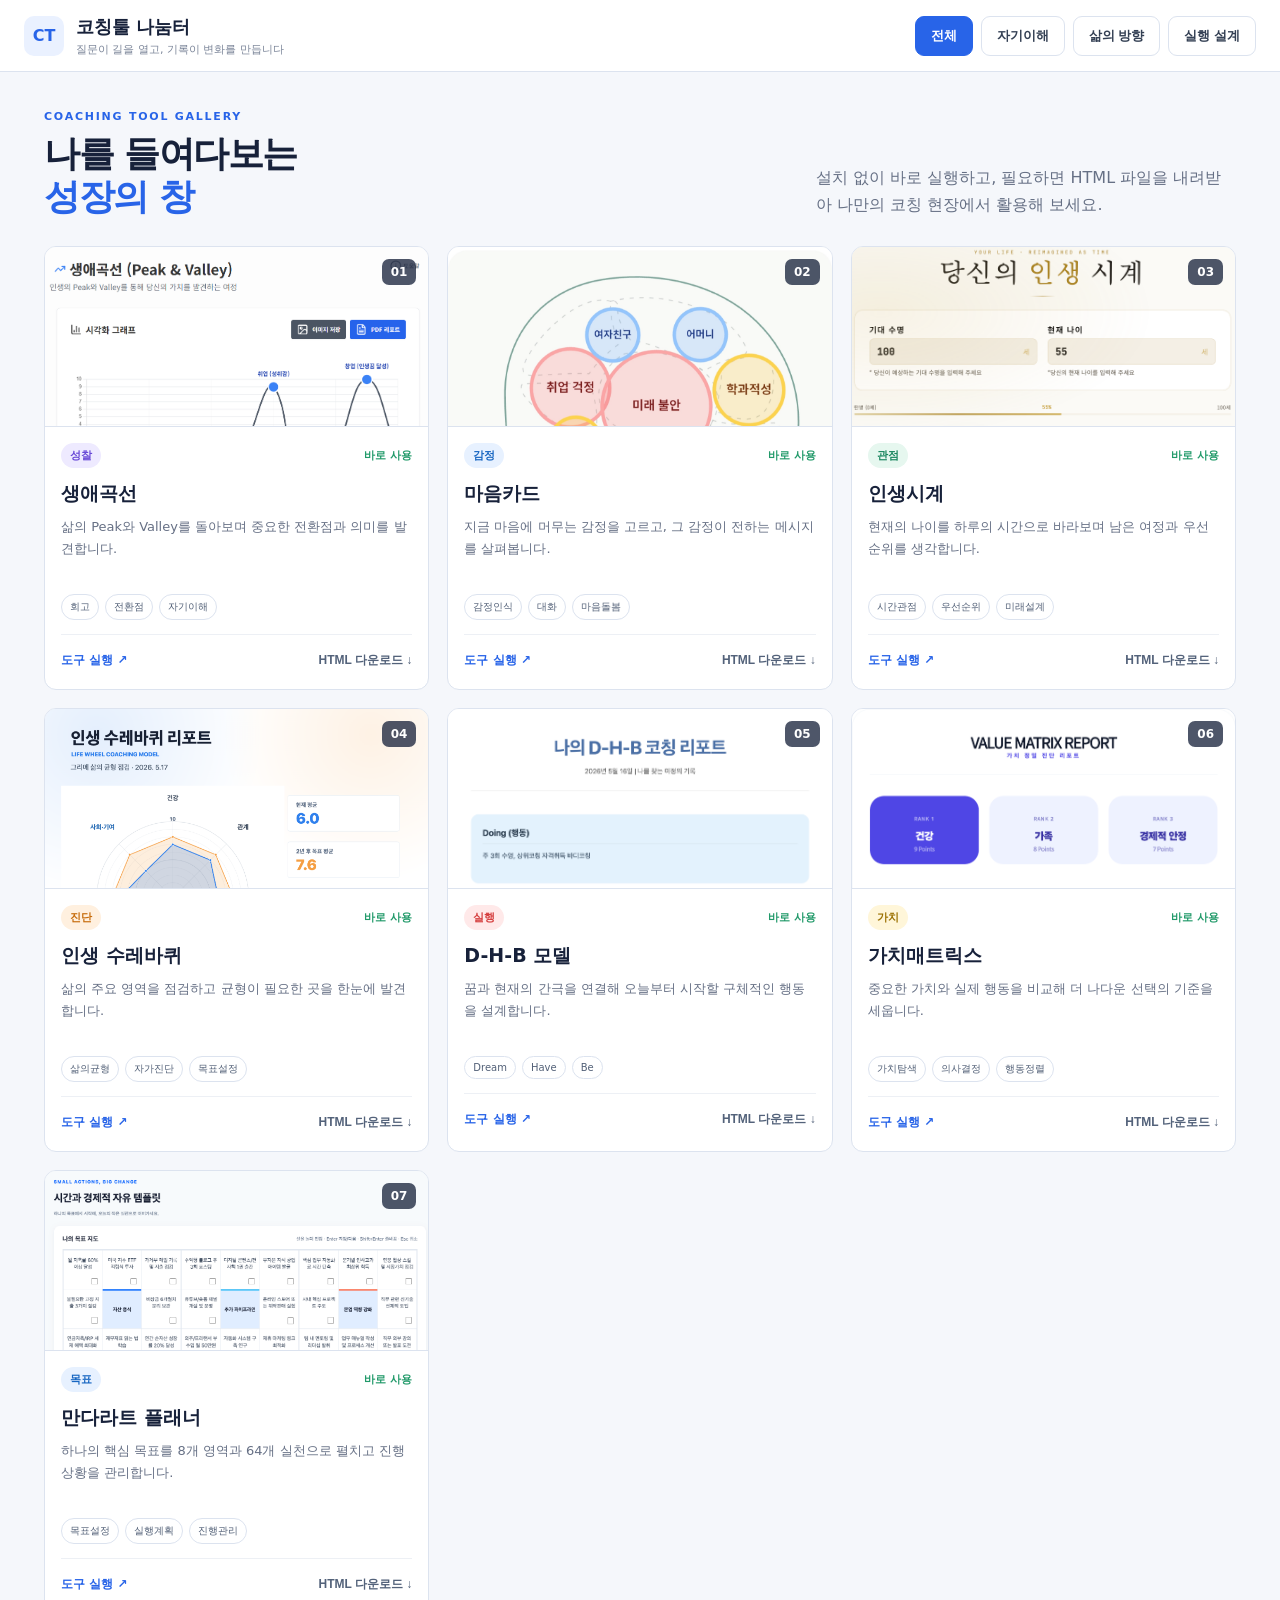
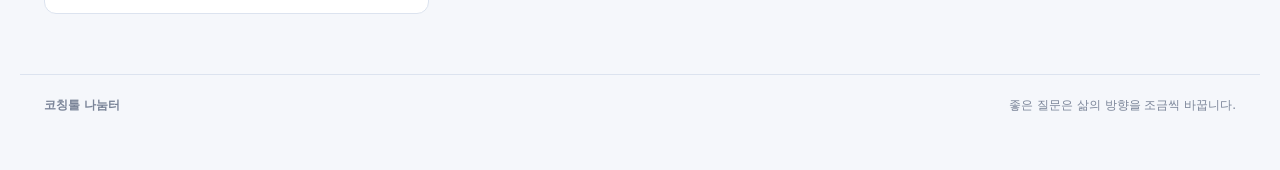
<file: index.html>
<!doctype html>
<html lang="ko">
<head>
  <meta charset="utf-8">
  <meta name="viewport" content="width=device-width,initial-scale=1">
  <meta name="description" content="삶을 이해하고 새로운 방향을 발견하는 코칭 도구 나눔터">
  <title>코칭툴 나눔터</title>
  <link rel="stylesheet" href="assets/main.css">
</head>
<body>
  <header class="site-header">
    <a class="brand" href="./" aria-label="코칭툴 나눔터 홈">
      <span class="brand-mark">CT</span>
      <span><strong>코칭툴 나눔터</strong><small>질문이 길을 열고, 기록이 변화를 만듭니다</small></span>
    </a>
    <nav id="toolFilters" class="filters" aria-label="코칭 도구 분류">
      <button class="filter active" type="button" data-filter="all">전체</button>
    </nav>
  </header>

  <main>
    <section class="intro" aria-labelledby="page-title">
      <div>
        <p class="eyebrow">COACHING TOOL GALLERY</p>
        <h1 id="page-title">나를 들여다보는<br><em>성장의 창</em></h1>
      </div>
      <p>설치 없이 바로 실행하고, 필요하면 HTML 파일을 내려받아 나만의 코칭 현장에서 활용해 보세요.</p>
    </section>

    <section id="toolGallery" class="gallery" aria-label="코칭 도구 목록" aria-live="polite">
      <div class="gallery-message">코칭 도구를 불러오고 있습니다.</div>
    </section>
  </main>

  <footer><strong>코칭툴 나눔터</strong><span>좋은 질문은 삶의 방향을 조금씩 바꿉니다.</span></footer>
  <div class="toast" role="status" aria-live="polite"></div>
  <!-- file:// 더블클릭 실행에서는 브라우저가 tools.json 요청을 차단하므로 기본 등록부를 사용합니다. -->
  <script id="fallbackRegistry" type="application/json">
  {
    "schemaVersion": 1,
    "categories": [
      { "id": "self", "name": "자기이해" },
      { "id": "life", "name": "삶의 방향" },
      { "id": "action", "name": "실행 설계" }
    ],
    "tools": [
      { "id": "life-curve", "order": 1, "title": "생애곡선", "description": "삶의 Peak와 Valley를 돌아보며 중요한 전환점과 의미를 발견합니다.", "category": "life", "badge": "성찰", "badgeColor": "purple", "html": "tools/life-curve.html", "image": "assets/images/life-curve.png", "downloadName": "생애곡선.html", "tags": ["회고", "전환점", "자기이해"], "enabled": true },
      { "id": "mind-card", "order": 2, "title": "마음카드", "description": "지금 마음에 머무는 감정을 고르고, 그 감정이 전하는 메시지를 살펴봅니다.", "category": "self", "badge": "감정", "badgeColor": "blue", "html": "tools/mind-card.html", "image": "assets/images/mind-card.png", "downloadName": "마음카드.html", "tags": ["감정인식", "대화", "마음돌봄"], "enabled": true },
      { "id": "life-clock", "order": 3, "title": "인생시계", "description": "현재의 나이를 하루의 시간으로 바라보며 남은 여정과 우선순위를 생각합니다.", "category": "life", "badge": "관점", "badgeColor": "green", "html": "tools/life-clock.html", "image": "assets/images/life-clock.png", "downloadName": "인생시계.html", "tags": ["시간관점", "우선순위", "미래설계"], "enabled": true },
      { "id": "life-wheel", "order": 4, "title": "인생 수레바퀴", "description": "삶의 주요 영역을 점검하고 균형이 필요한 곳을 한눈에 발견합니다.", "category": "self", "badge": "진단", "badgeColor": "orange", "html": "tools/life-wheel.html", "image": "assets/images/life-wheel.png", "downloadName": "인생수레바퀴.html", "tags": ["삶의균형", "자가진단", "목표설정"], "enabled": true },
      { "id": "dhb-model", "order": 5, "title": "D-H-B 모델", "description": "꿈과 현재의 간극을 연결해 오늘부터 시작할 구체적인 행동을 설계합니다.", "category": "action", "badge": "실행", "badgeColor": "red", "html": "tools/dhb-model.html", "image": "assets/images/dhb-model.png", "downloadName": "D-H-B_모델.html", "tags": ["Dream", "Have", "Be"], "enabled": true },
      { "id": "value-matrix", "order": 6, "title": "가치매트릭스", "description": "중요한 가치와 실제 행동을 비교해 더 나다운 선택의 기준을 세웁니다.", "category": "action", "badge": "가치", "badgeColor": "yellow", "html": "tools/value-matrix.html", "image": "assets/images/value-matrix.png", "downloadName": "가치매트릭스.html", "tags": ["가치탐색", "의사결정", "행동정렬"], "enabled": true },
      { "id": "mandalart", "order": 7, "title": "만다라트 플래너", "description": "하나의 핵심 목표를 8개 영역과 64개 실천으로 펼치고 진행 상황을 관리합니다.", "category": "action", "badge": "목표", "badgeColor": "blue", "html": "tools/mandalart.html", "image": "assets/images/mandalart.png", "downloadName": "만다라트.html", "tags": ["목표설정", "실행계획", "진행관리"], "enabled": true }
    ]
  }
  </script>
  <script src="assets/app.js"></script>
</body>
</html>
</file>
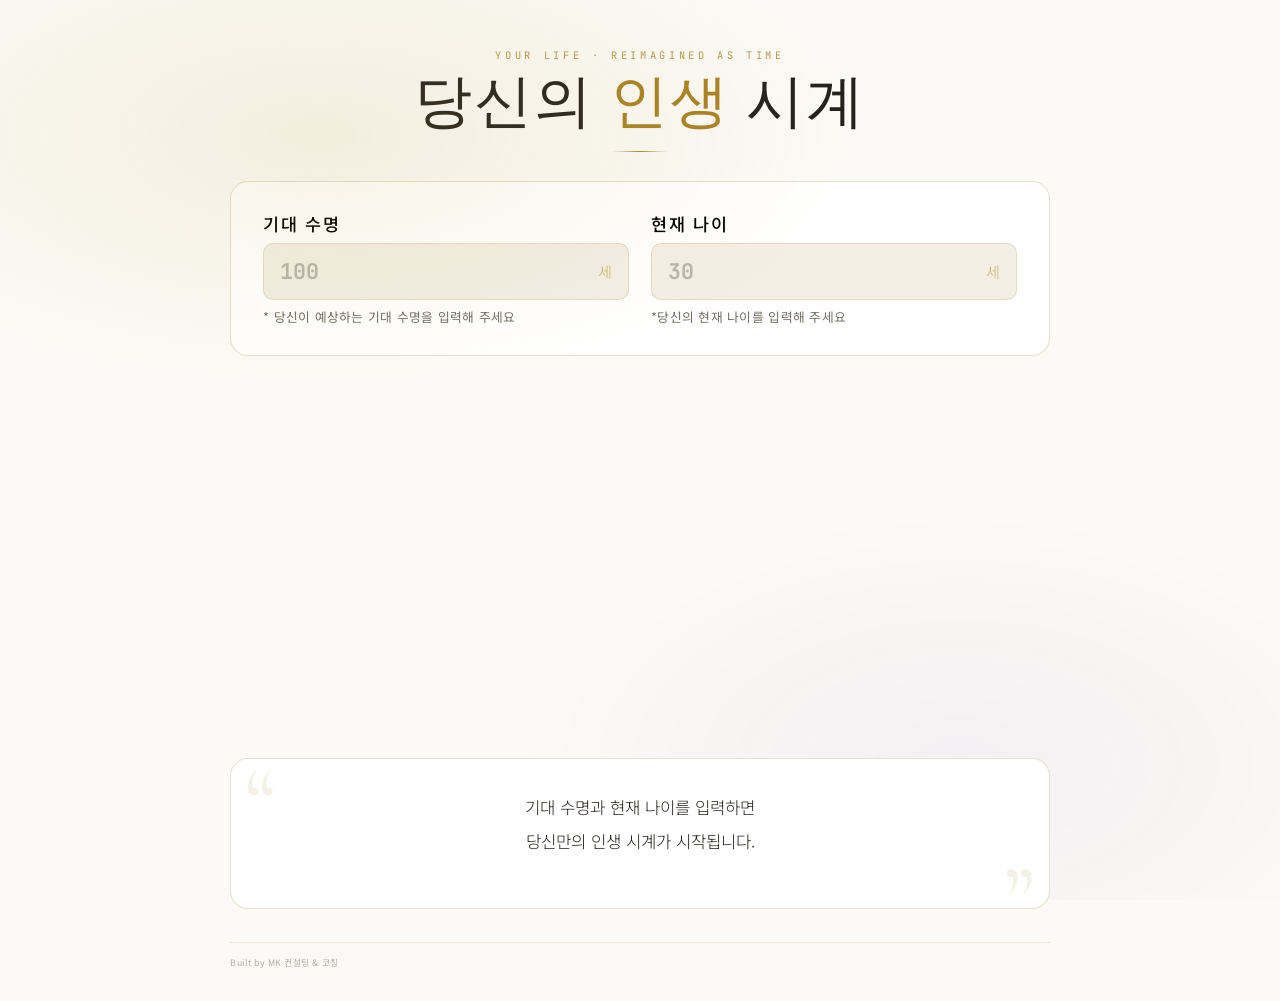
<file: tools/life-clock.html>
<!DOCTYPE html>
<html lang="ko">
<head>
  <meta charset="UTF-8" />
  <meta name="viewport" content="width=device-width, initial-scale=1.0" />
  <title>당신의 인생 시계</title>
  <link href="https://fonts.googleapis.com/css2?family=Cormorant+Garamond:ital,wght@0,300;0,400;0,600;1,300;1,400&family=JetBrains+Mono:wght@400;700&family=Noto+Sans+KR:wght@300;400;500;700&display=swap" rel="stylesheet" />

  <style>
    /* ─── Variables ─────────────────────────────────── */
    :root {
      --bg:           #fbfaf6;
      --surface:      #ffffff;
      --surface2:     #f3efe5;
      --gold:         #a98222;
      --gold-light:   #c59d34;
      --gold-dim:     #d8c58a;
      --text:         #25221d;
      --text-dim:     #756f65;
      --border:       rgba(169,130,34,0.24);
    }

    /* ─── Reset / Base ──────────────────────────────── */
    *, *::before, *::after { box-sizing: border-box; margin: 0; padding: 0; }

    body {
      background: var(--bg);
      color: var(--text);
      font-family: 'Noto Sans KR', sans-serif;
      min-height: 100vh;
      display: flex;
      flex-direction: column;
      align-items: center;
      padding: 2.5rem 1rem 2rem;
    }

    /* Ambient glow */
    body::before {
      content: '';
      position: fixed; inset: 0; pointer-events: none;
      background:
        radial-gradient(ellipse 60% 40% at 25% 15%, rgba(201,168,76,.14) 0%, transparent 70%),
        radial-gradient(ellipse 50% 40% at 75% 85%, rgba(80,60,180,.05) 0%, transparent 70%);
    }

    .container {
      width: 100%;
      max-width: 820px;
      display: flex;
      flex-direction: column;
      gap: 1.8rem;
    }

    /* ─── Header ────────────────────────────────────── */
    .header { text-align: center; padding-top: .5rem; }

    .header-eyebrow {
      font-family: 'JetBrains Mono', monospace;
      font-size: .65rem;
      letter-spacing: .35em;
      color: var(--gold);
      text-transform: uppercase;
      opacity: .8;
      margin-bottom: .6rem;
    }

    .header-title {
      font-family: 'Cormorant Garamond', serif;
      font-size: clamp(2rem, 6.5vw, 3.6rem);
      font-weight: 300;
      line-height: 1.1;
      letter-spacing: .04em;
    }

    .header-title .gold { color: var(--gold); }

    .divider {
      width: 56px; height: 1px;
      background: linear-gradient(90deg, transparent, var(--gold), transparent);
      margin: 1rem auto 0;
    }

    /* ─── Input Card ────────────────────────────────── */
    .input-card {
      background: var(--surface);
      border: 1px solid var(--border);
      border-radius: 18px;
      padding: 1.8rem 2rem;
    }

    .input-grid {
      display: grid;
      grid-template-columns: 1fr 1fr;
      gap: 1.4rem;
    }

    .input-group { display: flex; flex-direction: column; gap: .45rem; }

    .input-label {
      font-size: 1.088rem;
      font-weight: 500;
      letter-spacing: .1em;
      color: #000;
      text-transform: uppercase;
    }

    .input-row {
      display: flex;
      align-items: center;
      background: var(--surface2);
      border: 1px solid rgba(169,130,34,.18);
      border-radius: 10px;
      transition: border-color .25s;
      overflow: hidden;
    }

    .input-row:focus-within { border-color: var(--gold); }

    .input-row input {
      flex: 1;
      background: transparent;
      border: none;
      outline: none;
      padding: .85rem 1rem;
      font-family: 'JetBrains Mono', monospace;
      font-size: 1.35rem;
      font-weight: 700;
      color: var(--text);
      width: 0; /* shrink properly in grid */
    }

    .input-row input::placeholder { color: rgba(37,34,29,.28); }

    /* number spinners hidden for cleaner look */
    .input-row input::-webkit-outer-spin-button,
    .input-row input::-webkit-inner-spin-button { -webkit-appearance: none; }
    .input-row input[type=number] { -moz-appearance: textfield; }

    .input-suffix {
      padding: .85rem 1rem .85rem .2rem;
      font-family: 'Noto Sans KR', sans-serif;
      font-size: .95rem;
      font-weight: 300;
      color: var(--gold-light);
      opacity: .75;
      white-space: nowrap;
    }

    .input-help {
      font-size: .798rem;
      line-height: 1.5;
      color: var(--text-dim);
      letter-spacing: .02em;
    }

    /* ─── Info Boxes ─────────────────────────────────── */
    .info-boxes {
      display: none;
      grid-template-columns: 1fr 1fr;
      gap: 1rem;
      opacity: 0;
      transform: translateY(12px);
      transition: opacity .5s ease, transform .5s ease;
    }

    .info-boxes.show { opacity: 1; transform: translateY(0); }

    .info-box {
      background: var(--surface);
      border: 1px solid var(--border);
      border-radius: 14px;
      padding: 1.1rem 1.4rem;
      text-align: center;
      position: relative;
      overflow: hidden;
    }

    .info-box::after {
      content: '';
      position: absolute; top: 0; left: 15%; right: 15%; height: 1.5px;
      background: linear-gradient(90deg, transparent, var(--gold), transparent);
    }

    .info-box-label {
      font-size: .67rem;
      letter-spacing: .1em;
      color: var(--gold);
      text-transform: uppercase;
      margin-bottom: .3rem;
    }

    .info-box-val {
      font-family: 'JetBrains Mono', monospace;
      font-size: 1.75rem;
      font-weight: 700;
      color: var(--text);
    }

    .info-box-val .unit {
      font-size: .85rem;
      font-weight: 400;
      color: var(--gold-light);
      opacity: .75;
    }

    /* ─── Progress Bar ───────────────────────────────── */
    .progress-wrap {
      opacity: 0;
      transition: opacity .5s ease .1s;
    }

    .progress-wrap.show { opacity: 1; }

    .progress-meta {
      display: flex;
      justify-content: space-between;
      font-size: .67rem;
      color: var(--text-dim);
      margin-bottom: .4rem;
      letter-spacing: .04em;
    }

    .progress-meta .pct { color: var(--gold-light); font-family: 'JetBrains Mono', monospace; }

    .progress-track {
      height: 3px;
      background: var(--surface2);
      border-radius: 2px;
      overflow: hidden;
    }

    .progress-fill {
      height: 100%;
      width: 0%;
      background: linear-gradient(90deg, var(--gold-dim), var(--gold), var(--gold-light));
      border-radius: 2px;
      transition: width 1.2s cubic-bezier(.25,.8,.25,1);
    }

    /* ─── Clock Section ──────────────────────────────── */
    .clock-section {
      display: flex;
      gap: 2.5rem;
      justify-content: center;
      align-items: center;
      flex-wrap: wrap;
      opacity: 0;
      transform: translateY(18px);
      transition: opacity .6s ease .15s, transform .6s ease .15s;
    }

    .clock-section.show { opacity: 1; transform: translateY(0); }

    /* -- Analog -- */
    .clock-col {
      display: flex;
      flex-direction: column;
      align-items: center;
      gap: .7rem;
    }

    .clock-tag {
      font-family: 'JetBrains Mono', monospace;
      font-size: .9rem;
      letter-spacing: .2em;
      color: var(--gold);
      text-transform: uppercase;
      opacity: .8;
    }

    #analogCanvas {
      display: block;
      border-radius: 50%;
      box-shadow:
        0 0 0 1px rgba(169,130,34,.18),
        0 12px 32px rgba(80,64,28,.18),
        0 0 42px rgba(201,168,76,.1);
    }

    /* -- Digital -- */
    .digital-shell {
      display: flex;
      flex-direction: column;
      align-items: center;
    }

    .digital-frame {
      background: #f4f4ee;
      border: 3px solid #1a1a1a;
      border-radius: 14px;
      padding: 1.4rem 2.2rem 1.2rem;
      position: relative;
      box-shadow:
        inset 0 2px 6px rgba(0,0,0,.12),
        0 12px 32px rgba(80,64,28,.16),
        0 0 36px rgba(201,168,76,.1);
    }

    /* inner double border */
    .digital-frame::before {
      content: '';
      position: absolute; inset: 5px;
      border: 1.5px solid #2a2a2a;
      border-radius: 9px;
      pointer-events: none;
    }

    .digital-display {
      position: relative;
      line-height: 1;
    }

    .digital-ghost {
      font-family: 'JetBrains Mono', monospace;
      font-size: clamp(2.6rem, 9vw, 4.2rem);
      font-weight: 700;
      color: rgba(30,30,30,.09);
      user-select: none;
      letter-spacing: .05em;
    }

    .digital-time {
      font-family: 'JetBrains Mono', monospace;
      font-size: clamp(2.6rem, 9vw, 4.2rem);
      font-weight: 700;
      color: #1a1a1a;
      letter-spacing: .05em;
      position: absolute;
      inset: 0;
      display: flex;
      align-items: center;
    }

    .digital-feet {
      display: flex;
      justify-content: space-between;
      padding: 0 14px;
      width: 100%;
    }

    .foot {
      width: 30px; height: 10px;
      background: #f4f4ee;
      border: 2.5px solid #1a1a1a;
      border-top: none;
      border-radius: 0 0 5px 5px;
    }

    /* ─── Active Time ───────────────────────────────── */
    .active-card {
      display: none;
      background: var(--surface);
      border: 1px solid var(--border);
      border-radius: 18px;
      padding: 1.45rem 1.7rem;
      text-align: center;
      opacity: 0;
      transform: translateY(18px);
      transition: opacity .6s ease .2s, transform .6s ease .2s;
    }

    .active-card.show { display: block; opacity: 1; transform: translateY(0); }

    .active-toggle {
      display: none;
      justify-content: center;
      opacity: 0;
      transform: translateY(12px);
      transition: opacity .5s ease .2s, transform .5s ease .2s;
    }

    .active-toggle.show { display: flex; opacity: 1; transform: translateY(0); }

    .active-toggle-label {
      display: inline-flex;
      align-items: center;
      gap: .55rem;
      color: var(--text-dim);
      cursor: pointer;
      font-size: .86rem;
      line-height: 1.4;
      user-select: none;
    }

    .active-toggle-label input {
      width: 1rem;
      height: 1rem;
      accent-color: var(--gold);
      cursor: pointer;
    }

    .active-label {
      font-size: .67rem;
      font-weight: 500;
      letter-spacing: .12em;
      color: var(--gold);
      text-transform: uppercase;
      margin-bottom: .45rem;
    }

    .active-value {
      font-family: 'JetBrains Mono', monospace;
      font-size: clamp(1.85rem, 6vw, 3rem);
      font-weight: 700;
      color: var(--text);
      line-height: 1.1;
    }

    .active-value .unit {
      font-family: 'Noto Sans KR', sans-serif;
      font-size: .42em;
      font-weight: 400;
      color: var(--gold-light);
    }

    .active-sentence {
      margin-top: .7rem;
      font-size: clamp(.88rem, 2.2vw, 1rem);
      line-height: 1.8;
      color: var(--text);
      font-weight: 300;
    }

    .active-formula {
      margin-top: .45rem;
      font-family: 'JetBrains Mono', monospace;
      font-size: .76rem;
      color: var(--text-dim);
    }

    .active-progress {
      margin-top: .9rem;
    }

    .active-progress-meta {
      display: flex;
      justify-content: space-between;
      gap: 1rem;
      font-size: .67rem;
      color: var(--text-dim);
      margin-bottom: .35rem;
      letter-spacing: .04em;
    }

    .active-progress-meta .pct {
      color: var(--gold);
      font-family: 'JetBrains Mono', monospace;
    }

    /* ─── Message ─────────────────────────────────────── */
    .message-card {
      background: var(--surface);
      border: 1px solid var(--border);
      border-radius: 18px;
      padding: 2rem 2.4rem;
      text-align: center;
      position: relative;
      overflow: hidden;
      opacity: 0;
      transform: translateY(18px);
      transition: opacity .6s ease .25s, transform .6s ease .25s;
    }

    .message-card.show { opacity: 1; transform: translateY(0); }

    .message-card::before, .message-card::after {
      font-family: 'Cormorant Garamond', serif;
      font-size: 6rem;
      color: var(--gold);
      opacity: .12;
      position: absolute;
      line-height: 1;
    }

    .message-card::before { content: '\201C'; top: -.3rem; left: .8rem; }
    .message-card::after  { content: '\201D'; bottom: -2.5rem; right: .8rem; }

    .message-body {
      font-size: clamp(.9rem, 2.4vw, 1.05rem);
      font-weight: 300;
      line-height: 2;
      color: var(--text);
      position: relative;
    }

    .msg-time {
      font-family: 'JetBrains Mono', monospace;
      font-size: 1.1em;
      font-weight: 700;
      color: var(--gold);
    }

    .message-source {
      margin-top: 1.1rem;
      font-size: .7rem;
      color: var(--text-dim);
      font-style: italic;
      letter-spacing: .04em;
    }

    .message-card-idle {
      opacity: 1 !important;
      transform: none !important;
    }

    /* ─── Footer ──────────────────────────────────────── */
    .footer {
      width: 100%;
      max-width: 820px;
      display: flex;
      align-items: center;
      justify-content: space-between;
      padding-top: .8rem;
      border-top: 1px solid rgba(169,130,34,.16);
      margin-top: .3rem;
    }

    .footer-credit {
      font-size: .55rem;  /* 50% of ~1.1rem base */
      color: var(--text-dim);
      letter-spacing: .06em;
      opacity: .55;
    }

    /* ─── Responsive ──────────────────────────────────── */
    @media (max-width: 580px) {
      .input-grid { grid-template-columns: 1fr; }
      .clock-section { gap: 1.8rem; }
      .active-card { padding: 1.25rem 1.2rem; }
      .active-progress-meta { flex-direction: column; gap: .15rem; }
      .message-card { padding: 1.5rem 1.4rem; }
      .digital-frame { padding: 1rem 1.4rem .9rem; }
    }

    @media (max-width: 400px) {
      body { padding: 1.5rem .75rem 1.5rem; }
      .input-card { padding: 1.4rem 1.1rem; }
    }
  </style>
</head>

<body>
  <div class="container">

    <!-- ── Header ── -->
    <header class="header">
      <p class="header-eyebrow">Your Life · Reimagined as Time</p>
      <h1 class="header-title">당신의 <span class="gold">인생</span> 시계</h1>
      <div class="divider"></div>
    </header>

    <!-- ── Inputs ── -->
    <section class="input-card">
      <div class="input-grid">
        <div class="input-group">
          <label class="input-label" for="lifespanInput">기대 수명</label>
          <div class="input-row">
            <input id="lifespanInput" type="number" min="1" max="150" placeholder="100" inputmode="numeric" />
            <span class="input-suffix">세</span>
          </div>
          <p class="input-help">* 당신이 예상하는 기대 수명을 입력해 주세요</p>
        </div>
        <div class="input-group">
          <label class="input-label" for="ageInput">현재 나이</label>
          <div class="input-row">
            <input id="ageInput" type="number" min="0" max="149" placeholder="30" inputmode="numeric" />
            <span class="input-suffix">세</span>
          </div>
          <p class="input-help">*당신의 현재 나이를 입력해 주세요</p>
        </div>
      </div>
    </section>

    <!-- ── Info Boxes ── -->
    <div class="info-boxes" id="infoBoxes">
      <div class="info-box">
        <div class="info-box-label">기대 수명</div>
        <div class="info-box-val"><span id="dispLifespan">—</span><span class="unit"> 세</span></div>
      </div>
      <div class="info-box">
        <div class="info-box-label">현재 나이</div>
        <div class="info-box-val"><span id="dispAge">—</span><span class="unit"> 세</span></div>
      </div>
    </div>

    <!-- ── Progress ── -->
    <div class="progress-wrap" id="progressWrap">
      <div class="progress-meta">
        <span>탄생 (0세)</span>
        <span class="pct" id="pctLabel">—</span>
        <span id="lifespanEnd">기대 수명</span>
      </div>
      <div class="progress-track">
        <div class="progress-fill" id="progressFill"></div>
      </div>
    </div>

    <!-- ── Clocks ── -->
    <div class="clock-section" id="clockSection">

      <!-- Analog -->
      <div class="clock-col">
        <span class="clock-tag">아날로그 시계</span>
        <canvas id="analogCanvas"></canvas>
      </div>

      <!-- Digital -->
      <div class="clock-col">
        <span class="clock-tag">디지털 시계</span>
        <div class="digital-shell">
          <div class="digital-frame">
            <div class="digital-display">
              <div class="digital-ghost">88:88</div>
              <div class="digital-time" id="digitalTime">--:--</div>
            </div>
          </div>
          <div class="digital-feet">
            <div class="foot"></div>
            <div class="foot"></div>
          </div>
        </div>
      </div>

    </div>

    <!-- ── Message ── -->
    <div class="message-card message-card-idle" id="messageCard">
      <p class="message-body" id="messageBody">
        기대 수명과 현재 나이를 입력하면<br>
        당신만의 인생 시계가 시작됩니다.
      </p>
      <p class="message-source" id="messageSource"></p>
    </div>

    <!-- ── Active Time Toggle ── -->
    <div class="active-toggle" id="activeToggle">
      <label class="active-toggle-label" for="activeToggleInput">
        <input id="activeToggleInput" type="checkbox" />
        잔여 활성 활동 시간 보기
      </label>
    </div>

    <!-- ── Active Time ── -->
    <div class="active-card" id="activeCard">
      <div class="active-label">잔여 활성 활동 시간</div>
      <div class="active-value"><span id="activeYears">—</span><span class="unit"> 년</span></div>
      <p class="active-sentence" id="activeSentence"></p>
      <div class="active-progress">
        <div class="active-progress-meta">
          <span>총 활성 활동시간 중 진행률</span>
          <span class="pct" id="activePct">—</span>
        </div>
        <div class="progress-track">
          <div class="progress-fill" id="activePctFill"></div>
        </div>
      </div>
      <p class="active-formula" id="activeFormula"></p>
    </div>

    <!-- ── Footer ── -->
    <footer class="footer">
      <span class="footer-credit">Built by MK 컨설팅 &amp; 코칭</span>
    </footer>

  </div><!-- /container -->

  <script>
    /* ── DOM refs ─────────────────────────────────── */
    const lifespanInput = document.getElementById('lifespanInput');
    const ageInput      = document.getElementById('ageInput');
    const infoBoxes     = document.getElementById('infoBoxes');
    const progressWrap  = document.getElementById('progressWrap');
    const clockSection  = document.getElementById('clockSection');
    const activeToggle  = document.getElementById('activeToggle');
    const activeToggleInput = document.getElementById('activeToggleInput');
    const activeCard    = document.getElementById('activeCard');
    const messageCard   = document.getElementById('messageCard');
    const canvas        = document.getElementById('analogCanvas');
    const ctx           = canvas.getContext('2d');

    let lastHours = null; // keeps track for redraw on resize

    /* ── Canvas sizing ───────────────────────────── */
    function resizeCanvas() {
      const W = window.innerWidth;
      const size = W < 420 ? 190 : W < 620 ? 220 : 260;
      canvas.width  = size;
      canvas.height = size;
      drawClock(lastHours);
    }

    /* ── Main calculation ────────────────────────── */
    function update() {
      const ls  = parseFloat(lifespanInput.value);
      const age = parseFloat(ageInput.value);
      const valid = ls > 0 && age >= 0 && age <= ls && !isNaN(ls) && !isNaN(age);

      if (!valid) {
        resetUI();
        return;
      }

      const ratio      = age / ls;
      const totalHours = ratio * 24;
      lastHours        = totalHours;

      const hh  = Math.floor(totalHours);
      const mm  = Math.floor((totalHours - hh) * 60);
      const timeStr = pad(hh) + ':' + pad(mm);

      // Info boxes
      document.getElementById('dispLifespan').textContent = Math.floor(ls);
      document.getElementById('dispAge').textContent      = Math.floor(age);
      document.getElementById('lifespanEnd').textContent  = ls + '세';
      infoBoxes.classList.add('show');

      // Progress
      const pct = Math.min(Math.round(ratio * 100), 100);
      document.getElementById('pctLabel').textContent        = pct + '%';
      document.getElementById('progressFill').style.width    = pct + '%';
      progressWrap.classList.add('show');

      // Digital
      document.getElementById('digitalTime').textContent = timeStr;

      // Analog
      drawClock(totalHours);

      // Active time
      setActiveTime(ls, age);

      // Message
      setMessage(timeStr, hh, ratio);

      // Reveal sections
      clockSection.classList.add('show');
      activeToggle.classList.add('show');
      updateActiveVisibility();
      messageCard.classList.add('show');
      messageCard.classList.remove('message-card-idle');
    }

    function resetUI() {
      lastHours = null;
      infoBoxes.classList.remove('show');
      progressWrap.classList.remove('show');
      clockSection.classList.remove('show');
      activeToggle.classList.remove('show');
      activeCard.classList.remove('show');
      messageCard.classList.remove('show');
      messageCard.classList.add('message-card-idle');
      document.getElementById('messageBody').innerHTML =
        '기대 수명과 현재 나이를 입력하면<br>당신만의 인생 시계가 시작됩니다.';
      document.getElementById('messageSource').textContent = '';
      document.getElementById('digitalTime').textContent = '--:--';
      document.getElementById('activeYears').textContent = '—';
      document.getElementById('activeSentence').textContent = '';
      document.getElementById('activeFormula').textContent = '';
      document.getElementById('activePct').textContent = '—';
      document.getElementById('activePctFill').style.width = '0%';
      document.getElementById('progressFill').style.width = '0%';
      drawClock(null);
    }

    /* ── Active time calculator ──────────────────── */
    function setActiveTime(lifespan, age) {
      const nonCognitiveYears = 5;
      const lowActivityYears = Math.max(lifespan - 80, 0);
      const activeYears = Math.max(lifespan - nonCognitiveYears - lowActivityYears, 0);
      const remainingActiveYears = Math.max(activeYears - age, 0);
      const usedActiveYears = Math.min(Math.max(age, 0), activeYears);
      const activeProgressPct = activeYears > 0 ? Math.min(Math.round((usedActiveYears / activeYears) * 100), 100) : 100;
      const formula = `${formatYear(activeYears)}(${formatYear(lifespan)}-${formatYear(nonCognitiveYears)}-${formatYear(lowActivityYears)})-${formatYear(age)}`;

      document.getElementById('activeYears').textContent = formatYear(remainingActiveYears);
      document.getElementById('activeFormula').textContent = `[${formula}]`;
      document.getElementById('activePct').textContent = `${activeProgressPct}%`;
      document.getElementById('activePctFill').style.width = `${activeProgressPct}%`;

      const sentence = remainingActiveYears > 0
        ? `비인지 활동 시기 0~5세와 저활동 시기 80세 이후를 제외하면, 앞으로 온전히 선택하고 움직일 수 있는 활성 활동 시간이 약 ${formatYear(remainingActiveYears)}년 남아 있습니다. 총 활성 활동시간 중 ${activeProgressPct}%를 지나왔습니다.`
        : '비인지 활동 시기와 저활동 시기를 제외하면, 계산상 남은 활성 활동 시간은 0년입니다. 지금의 시간은 더 의식적으로 아껴 써야 할 구간입니다.';

      document.getElementById('activeSentence').textContent = sentence;
    }

    function updateActiveVisibility() {
      activeCard.classList.toggle('show', activeToggleInput.checked);
    }

    /* ── Message generator ──────────────────────── */
    function setMessage(timeStr, hh, ratio) {
      let period, advice;

      if      (ratio < 0.083) { period = '새벽';      advice = '당신의 시간은 이제 막 시작되었습니다. 무한한 가능성이 앞에 펼쳐져 있습니다.'; }
      else if (ratio < 0.167) { period = '이른 새벽';  advice = '씨앗을 심는 시간입니다. 배움과 준비가 가장 큰 자산이 될 것입니다.'; }
      else if (ratio < 0.25)  { period = '새벽';      advice = '지금 이 시간은 어떤 것을 시작하거나 경험하기에 가장 좋은 때가 될 수 있습니다.'; }
      else if (ratio < 0.375) { period = '아침';      advice = '지금 이 시간은 어떤 것을 시작하거나 경험하기에 가장 좋은 때가 될 수 있습니다.'; }
      else if (ratio < 0.5)   { period = '오전';      advice = '인생의 전반부를 힘차게 달리고 있습니다. 쌓아온 경험이 더 높은 곳을 향하는 발판이 됩니다.'; }
      else if (ratio === 0.5) { period = '정오';      advice = '인생의 정중앙, 정오에 서 있습니다. 지나온 절반만큼 빛나는 다음 절반이 당신을 기다리고 있습니다.'; }
      else if (ratio < 0.625) { period = '오후';      advice = '경험과 열정이 함께하는 황금의 오후입니다. 지금까지 쌓아온 것들이 더욱 빛을 발합니다.'; }
      else if (ratio < 0.75)  { period = '오후';      advice = '풍요로운 오후의 빛 속에서, 경험과 지혜로 주변을 따뜻하게 밝힐 수 있는 시간입니다.'; }
      else if (ratio < 0.875) { period = '저녁';      advice = '아름다운 석양의 빛처럼, 삶이 쌓아온 이야기는 더욱 깊고 풍부하게 빛납니다.'; }
      else                    { period = '밤';         advice = '하루의 마지막을 향하는 시간, 당신이 살아온 모든 순간은 그 자체로 소중한 이야기입니다.'; }

      document.getElementById('messageBody').innerHTML =
        `당신은 현재 인생의 <span class="msg-time">${period} ${timeStr}분</span>에 위치해 있습니다.<br><br>` +
        `세상은 넓고 할 일도 많습니다. ${advice}`;

      document.getElementById('messageSource').textContent =
        '♧ 컨셉 출처 : 김난도 작가의 저서 『아프니까 청춘이다』';
    }

    /* ── Analog clock drawing ───────────────────── */
    function drawClock(totalHours) {
      const S  = canvas.width;
      const cx = S / 2, cy = S / 2;
      const R  = S / 2 - 4;        // outer radius
      const FR = R - 10;           // face radius

      ctx.clearRect(0, 0, S, S);

      /* Shadow base */
      ctx.save();
      ctx.shadowColor   = 'rgba(0,0,0,.55)';
      ctx.shadowBlur    = 24;
      ctx.shadowOffsetY = 10;
      circle(cx, cy, R);
      ctx.fillStyle = '#1a1a1a';
      ctx.fill();
      ctx.restore();

      /* Face */
      circle(cx, cy, FR);
      ctx.fillStyle = '#fafaf8';
      ctx.fill();

      /* Face inner ring */
      circle(cx, cy, FR);
      ctx.strokeStyle = 'rgba(0,0,0,.07)';
      ctx.lineWidth   = 2;
      ctx.stroke();

      /* Tick marks */
      for (let i = 0; i < 60; i++) {
        const a  = tickAngle(i, 60);
        const isH = i % 5 === 0;
        const r1 = FR - 2;
        const r2 = isH ? r1 - 13 : r1 - 6;
        ctx.beginPath();
        ctx.moveTo(cx + Math.cos(a) * r1, cy + Math.sin(a) * r1);
        ctx.lineTo(cx + Math.cos(a) * r2, cy + Math.sin(a) * r2);
        ctx.strokeStyle = '#1a1a1a';
        ctx.lineWidth   = isH ? 2 : 1;
        ctx.lineCap     = 'round';
        ctx.stroke();
      }

      /* Numbers */
      const numR  = FR - 32;
      const nSize = Math.max(12, S * 0.072);
      ctx.font         = `bold ${nSize}px 'Noto Sans KR', sans-serif`;
      ctx.fillStyle    = '#1a1a1a';
      ctx.textAlign    = 'center';
      ctx.textBaseline = 'middle';
      for (let n = 1; n <= 12; n++) {
        const a = tickAngle(n, 12);
        ctx.fillText(n, cx + Math.cos(a) * numR, cy + Math.sin(a) * numR);
      }

      /* QUARTZ label */
      ctx.font         = `${Math.max(8, nSize * .48)}px 'Noto Sans KR', sans-serif`;
      ctx.fillStyle    = '#666';
      ctx.textAlign    = 'center';
      ctx.textBaseline = 'middle';
      ctx.fillText('QUARTZ', cx, cy + FR * .42);

      /* Placeholder hands */
      if (totalHours === null) {
        drawHand(cx, cy, -Math.PI/2, FR * .48, Math.max(3, S*.014), '#ccc');
        drawHand(cx, cy, -Math.PI/2, FR * .66, Math.max(2, S*.011), '#ccc');
        centerDot(cx, cy, S, '#bbb');
        return;
      }

      /* ── Calculated hands ── */
      const h12 = totalHours % 12;                     // position on 12h face
      const mF  = (totalHours % 1) * 60;               // fractional minutes

      const hourAngle = tickAngle(h12, 12);
      const minAngle  = tickAngle(mF, 60);

      /* Minute hand */
      drawHand(cx, cy, minAngle,  FR * .68, Math.max(2, S*.011), '#1a1a1a');
      /* Hour hand */
      drawHand(cx, cy, hourAngle, FR * .47, Math.max(3, S*.015), '#1a1a1a');

      /* Center dot – gold then dark */
      centerDot(cx, cy, S, '#f5c518');
      ctx.beginPath();
      ctx.arc(cx, cy, Math.max(2, S*.009), 0, Math.PI*2);
      ctx.fillStyle = '#1a1a1a';
      ctx.fill();
    }

    /* ── Helpers ─────────────────────────────────── */
    function circle(x, y, r) {
      ctx.beginPath();
      ctx.arc(x, y, r, 0, Math.PI*2);
    }

    function tickAngle(n, total) {
      return (n / total) * Math.PI * 2 - Math.PI / 2;
    }

    function drawHand(cx, cy, angle, len, width, color) {
      const back = len * .14;
      ctx.save();
      ctx.strokeStyle = color;
      ctx.lineWidth   = width;
      ctx.lineCap     = 'round';
      ctx.shadowColor   = 'rgba(0,0,0,.25)';
      ctx.shadowBlur    = 3;
      ctx.shadowOffsetY = 2;
      ctx.beginPath();
      ctx.moveTo(cx - Math.cos(angle)*back, cy - Math.sin(angle)*back);
      ctx.lineTo(cx + Math.cos(angle)*len,  cy + Math.sin(angle)*len);
      ctx.stroke();
      ctx.restore();
    }

    function centerDot(cx, cy, S, color) {
      ctx.beginPath();
      ctx.arc(cx, cy, Math.max(4, S*.018), 0, Math.PI*2);
      ctx.fillStyle = color;
      ctx.fill();
    }

    function pad(n) { return String(n).padStart(2, '0'); }

    function formatYear(n) {
      return Number.isInteger(n) ? String(n) : n.toFixed(1).replace(/\.0$/, '');
    }

    /* ── Event listeners ──────────────────────────── */
    lifespanInput.addEventListener('input', update);
    ageInput.addEventListener('input', update);
    activeToggleInput.addEventListener('change', updateActiveVisibility);
    window.addEventListener('resize', resizeCanvas);

    /* ── Init ─────────────────────────────────────── */
    resizeCanvas();   // also calls drawClock(null)
  </script>
</body>
</html>
</file>
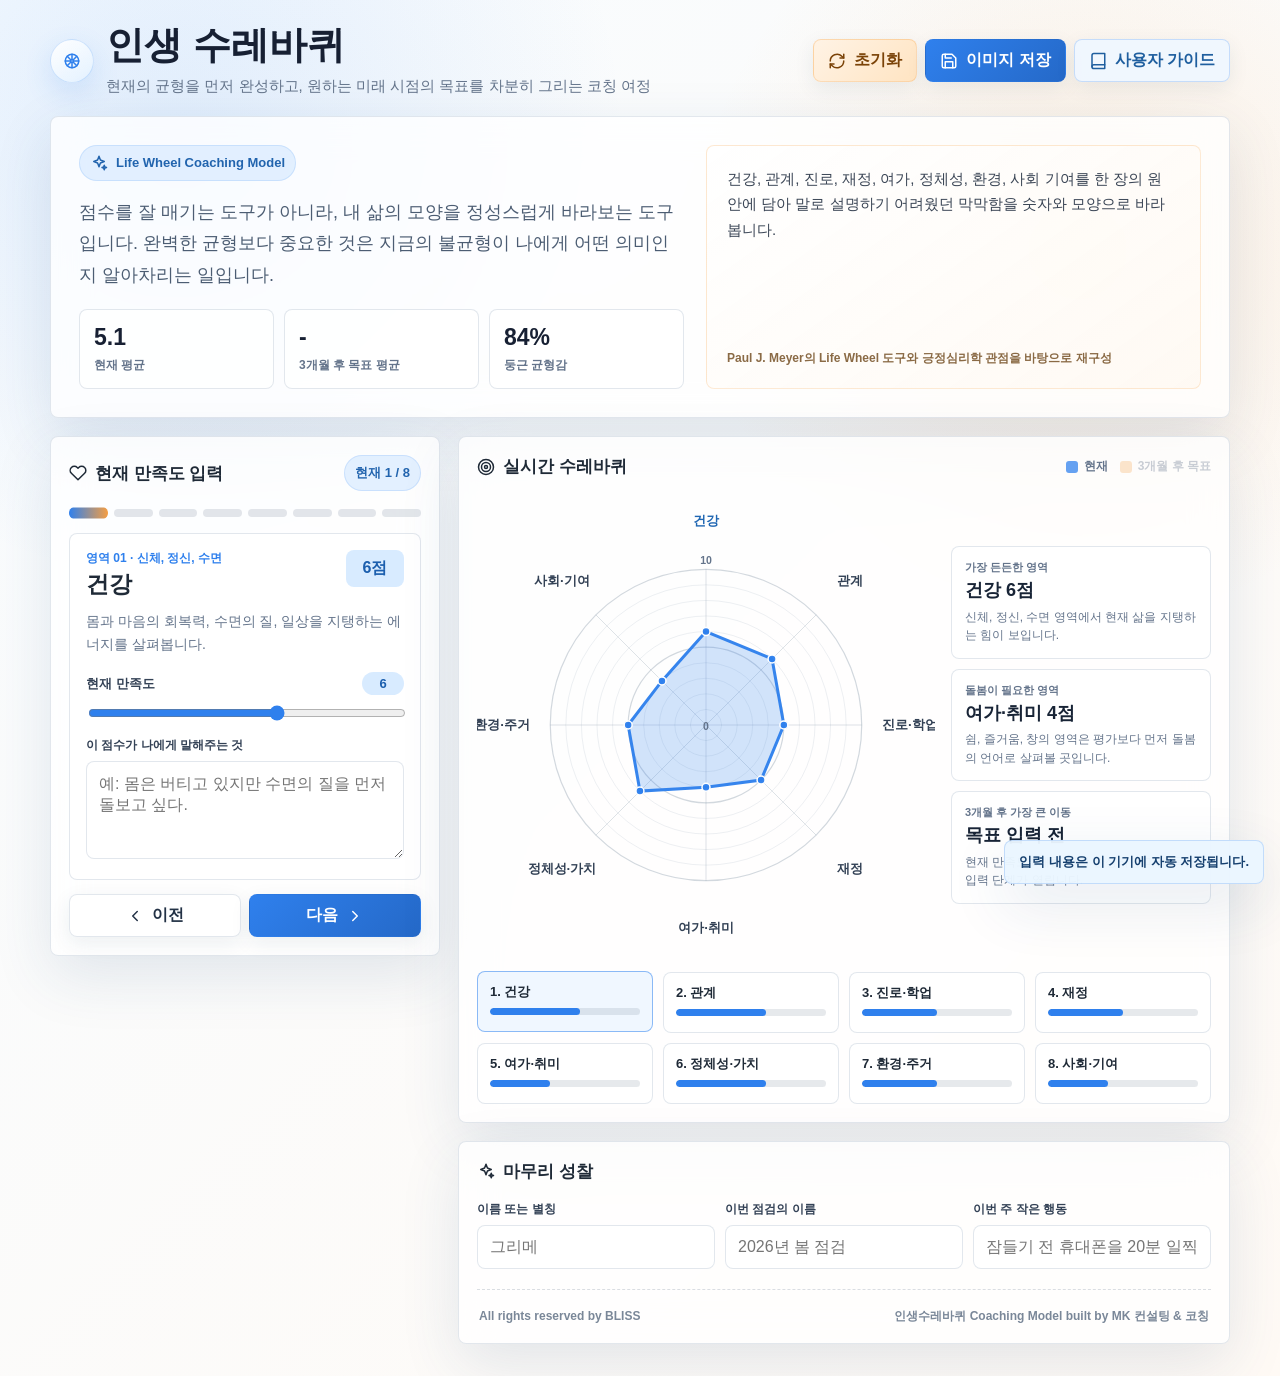
<file: tools/life-wheel.html>
<!DOCTYPE html>
<html lang="ko">
<head>
    <meta charset="UTF-8">
    <meta name="viewport" content="width=device-width, initial-scale=1.0, viewport-fit=cover">
    <meta name="theme-color" content="#f7fbff">
    <meta name="apple-mobile-web-app-capable" content="yes">
    <meta name="apple-mobile-web-app-title" content="인생 수레바퀴">
    <title>인생 수레바퀴 | Life Wheel</title>
    <style>
        :root {
            --bg: #f7fbff;
            --surface: rgba(255, 255, 255, 0.78);
            --surface-strong: rgba(255, 255, 255, 0.94);
            --line: rgba(74, 107, 141, 0.16);
            --text: #1f2a37;
            --muted: #64748b;
            --blue: #2f80ed;
            --blue-soft: #d8ebff;
            --orange: #f59e42;
            --orange-soft: #fff0df;
            --green: #2ca58d;
            --shadow: 0 20px 60px rgba(33, 77, 126, 0.12);
            --radius: 8px;
        }

        * { box-sizing: border-box; }

        html {
            min-height: 100%;
            background:
                radial-gradient(circle at 14% 10%, rgba(47, 128, 237, 0.12), transparent 28rem),
                radial-gradient(circle at 84% 18%, rgba(245, 158, 66, 0.14), transparent 24rem),
                linear-gradient(135deg, #f8fcff 0%, #fffaf5 100%);
        }

        body {
            min-height: 100%;
            margin: 0;
            color: var(--text);
            font-family: -apple-system, BlinkMacSystemFont, "Apple SD Gothic Neo", "Noto Sans KR", "Segoe UI", sans-serif;
            letter-spacing: 0;
        }

        button, input, textarea { font: inherit; }

        button {
            border: 0;
            cursor: pointer;
        }

        .app {
            width: min(1180px, calc(100% - 32px));
            margin: 0 auto;
            padding: 24px 0 32px;
        }

        .topbar {
            display: flex;
            align-items: center;
            justify-content: space-between;
            gap: 16px;
            margin-bottom: 18px;
        }

        .brand {
            display: flex;
            align-items: center;
            gap: 12px;
            min-width: 0;
        }

        .mark {
            width: 44px;
            height: 44px;
            display: grid;
            place-items: center;
            flex: 0 0 auto;
            color: var(--blue);
            background: linear-gradient(145deg, rgba(255,255,255,0.96), rgba(226,241,255,0.76));
            border: 1px solid rgba(47, 128, 237, 0.2);
            border-radius: 50%;
            box-shadow: 0 10px 28px rgba(47, 128, 237, 0.16);
        }

        h1, h2, h3, p { margin: 0; }

        h1 {
            font-size: clamp(24px, 3.5vw, 38px);
            line-height: 1.15;
            font-weight: 800;
            color: #172033;
        }

        .subtitle {
            margin-top: 6px;
            color: var(--muted);
            font-size: 15px;
            line-height: 1.6;
        }

        .actions {
            display: flex;
            gap: 8px;
            align-items: center;
            flex-wrap: wrap;
            justify-content: flex-end;
        }

        .icon {
            width: 18px;
            height: 18px;
            stroke: currentColor;
            stroke-width: 2;
            stroke-linecap: round;
            stroke-linejoin: round;
            fill: none;
            flex: 0 0 auto;
        }

        .btn {
            min-height: 42px;
            display: inline-flex;
            align-items: center;
            justify-content: center;
            gap: 8px;
            padding: 10px 14px;
            color: #233246;
            background: var(--surface-strong);
            border: 1px solid var(--line);
            border-radius: var(--radius);
            box-shadow: 0 6px 20px rgba(28, 61, 95, 0.08);
            font-weight: 700;
            transition: transform 160ms ease, border-color 160ms ease, background 160ms ease;
            white-space: nowrap;
        }

        .btn:hover { transform: translateY(-1px); border-color: rgba(47, 128, 237, 0.32); }
        .btn.primary { color: white; background: linear-gradient(135deg, #2f80ed, #2569c8); border-color: transparent; }
        .btn.warm { color: #7b4308; background: linear-gradient(135deg, #fff3e5, #ffe4c2); border-color: rgba(245, 158, 66, 0.28); }
        .btn.guide { color: #1f5f9f; background: rgba(239, 247, 255, 0.92); border-color: rgba(47, 128, 237, 0.22); }

        .hero {
            position: relative;
            overflow: hidden;
            margin-bottom: 18px;
            padding: clamp(18px, 3vw, 28px);
            background: var(--surface);
            border: 1px solid var(--line);
            border-radius: var(--radius);
            box-shadow: var(--shadow);
            backdrop-filter: blur(18px);
        }

        .hero-grid {
            display: grid;
            grid-template-columns: minmax(0, 1.1fr) minmax(280px, 0.9fr);
            gap: 22px;
            align-items: stretch;
        }

        .intro-copy {
            display: flex;
            flex-direction: column;
            gap: 18px;
            justify-content: space-between;
        }

        .eyebrow {
            width: fit-content;
            display: inline-flex;
            align-items: center;
            gap: 8px;
            padding: 8px 10px;
            color: #2264ae;
            background: rgba(216, 235, 255, 0.72);
            border: 1px solid rgba(47, 128, 237, 0.14);
            border-radius: 999px;
            font-size: 13px;
            font-weight: 800;
        }

        .principle {
            max-width: 680px;
            color: #4c5d73;
            font-size: clamp(16px, 2vw, 18px);
            line-height: 1.75;
        }

        .metrics {
            display: grid;
            grid-template-columns: repeat(3, minmax(0, 1fr));
            gap: 10px;
        }

        .metric {
            padding: 14px;
            background: rgba(255, 255, 255, 0.72);
            border: 1px solid var(--line);
            border-radius: var(--radius);
        }

        .metric strong {
            display: block;
            margin-bottom: 4px;
            font-size: 23px;
            color: #172033;
        }

        .metric span {
            color: var(--muted);
            font-size: 12px;
            font-weight: 700;
        }

        .quote-card {
            display: flex;
            flex-direction: column;
            justify-content: space-between;
            gap: 16px;
            min-height: 100%;
            padding: 20px;
            background: linear-gradient(145deg, rgba(255,255,255,0.82), rgba(255,249,242,0.88));
            border: 1px solid rgba(245, 158, 66, 0.22);
            border-radius: var(--radius);
        }

        .quote-card p {
            color: #3b4656;
            line-height: 1.7;
            font-size: 15px;
        }

        .quote-card .small {
            color: #8a6a45;
            font-size: 12px;
            font-weight: 800;
        }

        .layout {
            display: grid;
            grid-template-columns: 390px minmax(0, 1fr);
            gap: 18px;
            align-items: start;
        }

        .panel {
            background: var(--surface);
            border: 1px solid var(--line);
            border-radius: var(--radius);
            box-shadow: var(--shadow);
            backdrop-filter: blur(18px);
        }

        .panel-head {
            display: flex;
            align-items: center;
            justify-content: space-between;
            gap: 12px;
            padding: 18px 18px 0;
        }

        .panel-title {
            display: flex;
            align-items: center;
            gap: 8px;
            font-size: 17px;
            font-weight: 800;
        }

        .panel-body { padding: 18px; }

        .steps {
            display: grid;
            grid-template-columns: repeat(8, 1fr);
            gap: 6px;
            margin-bottom: 16px;
        }

        .step-dot {
            height: 8px;
            background: rgba(100, 116, 139, 0.18);
            border-radius: 999px;
            transition: background 160ms ease, transform 160ms ease;
        }

        .step-dot.active {
            background: linear-gradient(90deg, var(--blue), var(--orange));
            transform: scaleY(1.35);
        }

        .domain-card {
            padding: 16px;
            background: rgba(255, 255, 255, 0.72);
            border: 1px solid var(--line);
            border-radius: var(--radius);
        }

        .domain-top {
            display: flex;
            justify-content: space-between;
            align-items: flex-start;
            gap: 12px;
            margin-bottom: 12px;
        }

        .domain-kicker {
            color: var(--blue);
            font-size: 12px;
            font-weight: 800;
        }

        .domain-name {
            margin-top: 3px;
            font-size: 23px;
            font-weight: 850;
            line-height: 1.22;
        }

        .domain-score {
            min-width: 58px;
            padding: 8px 10px;
            color: #1c5fae;
            background: var(--blue-soft);
            border-radius: var(--radius);
            text-align: center;
            font-weight: 900;
        }

        .domain-desc {
            color: var(--muted);
            line-height: 1.65;
            font-size: 14px;
        }

        .control-group {
            display: grid;
            gap: 14px;
            margin-top: 16px;
        }

        .range-line {
            display: grid;
            gap: 8px;
        }

        .range-line.hidden { display: none; }

        .range-line label {
            display: flex;
            align-items: center;
            justify-content: space-between;
            gap: 12px;
            color: #344256;
            font-size: 13px;
            font-weight: 800;
        }

        .score-chip {
            min-width: 42px;
            padding: 4px 8px;
            border-radius: 999px;
            text-align: center;
            font-weight: 900;
        }

        .score-chip.now { color: #1c5fae; background: var(--blue-soft); }
        .score-chip.future { color: #9a560e; background: var(--orange-soft); }

        input[type="range"] {
            width: 100%;
            accent-color: var(--blue);
        }

        .future-range { accent-color: var(--orange); }

        textarea, input[type="text"], input[type="number"], select {
            width: 100%;
            padding: 12px;
            color: var(--text);
            background: rgba(255, 255, 255, 0.82);
            border: 1px solid var(--line);
            border-radius: var(--radius);
            outline: none;
            resize: vertical;
            transition: border-color 160ms ease, box-shadow 160ms ease;
        }

        select {
            appearance: none;
            background-image: linear-gradient(45deg, transparent 50%, #64748b 50%), linear-gradient(135deg, #64748b 50%, transparent 50%);
            background-position: calc(100% - 18px) 50%, calc(100% - 13px) 50%;
            background-size: 5px 5px, 5px 5px;
            background-repeat: no-repeat;
        }

        textarea:focus, input[type="text"]:focus, input[type="number"]:focus, select:focus {
            border-color: rgba(47, 128, 237, 0.42);
            box-shadow: 0 0 0 4px rgba(47, 128, 237, 0.1);
        }

        .goal-settings {
            display: grid;
            grid-template-columns: minmax(0, 1fr) minmax(0, 1fr);
            gap: 10px;
            padding: 12px;
            background: rgba(255, 244, 229, 0.68);
            border: 1px solid rgba(245, 158, 66, 0.2);
            border-radius: var(--radius);
        }

        .goal-settings-block {
            padding: 18px 18px 0;
        }

        .goal-settings-block.hidden { display: none; }

        .goal-hint {
            grid-column: 1 / -1;
            color: #8a5a20;
            font-size: 12px;
            font-weight: 800;
            line-height: 1.55;
        }

        .goal-field {
            display: grid !important;
            align-items: start !important;
            justify-content: stretch !important;
            gap: 7px !important;
        }

        .goal-field span {
            color: #8a5a20;
            font-size: 12px;
            font-weight: 900;
        }

        .nav-row {
            display: grid;
            grid-template-columns: 1fr 1fr;
            gap: 8px;
            margin-top: 14px;
        }

        .chart-card {
            position: sticky;
            top: 16px;
        }

        .chart-wrap {
            display: grid;
            grid-template-columns: minmax(280px, 1fr) 260px;
            gap: 16px;
            align-items: center;
        }

        .wheel-box {
            position: relative;
            width: 100%;
            aspect-ratio: 1 / 1;
            min-height: 340px;
        }

        #wheelCanvas {
            width: 100%;
            height: 100%;
            display: block;
        }

        .legend {
            display: flex;
            gap: 12px;
            flex-wrap: wrap;
            color: var(--muted);
            font-size: 12px;
            font-weight: 800;
        }

        .legend-item {
            display: inline-flex;
            align-items: center;
            gap: 6px;
        }

        .legend-item.muted {
            opacity: 0.35;
        }

        .swatch {
            width: 12px;
            height: 12px;
            border-radius: 3px;
        }

        .swatch.now { background: rgba(47, 128, 237, 0.74); }
        .swatch.future { background: rgba(245, 158, 66, 0.74); }

        .insights {
            display: grid;
            gap: 10px;
        }

        .insight {
            padding: 13px;
            background: rgba(255, 255, 255, 0.7);
            border: 1px solid var(--line);
            border-radius: var(--radius);
        }

        .insight-label {
            display: block;
            margin-bottom: 4px;
            color: var(--muted);
            font-size: 11px;
            font-weight: 900;
        }

        .insight strong {
            display: block;
            color: #182436;
            font-size: 18px;
            line-height: 1.3;
        }

        .insight p {
            margin-top: 5px;
            color: var(--muted);
            font-size: 12px;
            line-height: 1.55;
        }

        .domains-grid {
            display: grid;
            grid-template-columns: repeat(4, minmax(0, 1fr));
            gap: 10px;
            margin-top: 18px;
        }

        .mini-domain {
            padding: 12px;
            background: rgba(255, 255, 255, 0.66);
            border: 1px solid var(--line);
            border-radius: var(--radius);
            transition: border-color 160ms ease, transform 160ms ease;
        }

        .mini-domain.active {
            border-color: rgba(47, 128, 237, 0.52);
            transform: translateY(-1px);
            background: rgba(239, 247, 255, 0.9);
        }

        .mini-domain button {
            width: 100%;
            padding: 0;
            text-align: left;
            color: inherit;
            background: transparent;
        }

        .mini-domain b {
            display: block;
            margin-bottom: 7px;
            font-size: 13px;
            line-height: 1.3;
        }

        .bars {
            display: grid;
            gap: 4px;
        }

        .bar {
            height: 7px;
            overflow: hidden;
            background: rgba(100,116,139,0.16);
            border-radius: 999px;
        }

        .bar span {
            display: block;
            height: 100%;
            border-radius: inherit;
        }

        .bar.now span { background: var(--blue); }
        .bar.future span { background: var(--orange); }
        .bar.hidden { display: none; }

        .reflection-panel {
            margin-top: 18px;
        }

        .reflection-grid {
            display: grid;
            grid-template-columns: repeat(3, minmax(0, 1fr));
            gap: 10px;
        }

        .field label {
            display: block;
            margin-bottom: 7px;
            color: #344256;
            font-size: 12px;
            font-weight: 900;
        }

        .footer {
            display: flex;
            justify-content: space-between;
            align-items: center;
            gap: 12px;
            margin-top: 20px;
            padding: 18px 2px 0;
            color: #7a8798;
            border-top: 1px dashed rgba(100,116,139,0.24);
            font-size: clamp(10px, 1.5vw, 12px);
            font-weight: 700;
        }

        .footer span:first-child { flex: 0 0 auto; }
        .footer span:last-child {
            min-width: 0;
            text-align: right;
            text-wrap: balance;
        }

        .toast {
            position: fixed;
            right: 16px;
            bottom: 16px;
            z-index: 20;
            max-width: min(420px, calc(100% - 32px));
            padding: 12px 14px;
            color: #16406f;
            background: rgba(235, 246, 255, 0.96);
            border: 1px solid rgba(47, 128, 237, 0.22);
            border-radius: var(--radius);
            box-shadow: var(--shadow);
            transform: translateY(20px);
            opacity: 0;
            pointer-events: none;
            transition: transform 180ms ease, opacity 180ms ease;
            font-size: 13px;
            font-weight: 800;
        }

        .toast.show {
            transform: translateY(0);
            opacity: 1;
        }

        .modal-overlay {
            position: fixed;
            inset: 0;
            z-index: 30;
            display: grid;
            place-items: center;
            padding: 18px;
            background: rgba(15, 23, 42, 0.42);
            backdrop-filter: blur(8px);
        }

        .modal-overlay.hidden { display: none; }

        .guide-modal {
            width: min(860px, 100%);
            max-height: min(86vh, 920px);
            overflow: hidden;
            background: rgba(255, 255, 255, 0.96);
            border: 1px solid rgba(226, 232, 240, 0.92);
            border-radius: var(--radius);
            box-shadow: 0 28px 90px rgba(15, 23, 42, 0.24);
        }

        .guide-head {
            display: flex;
            align-items: flex-start;
            justify-content: space-between;
            gap: 16px;
            padding: 22px 22px 18px;
            border-bottom: 1px solid rgba(100, 116, 139, 0.14);
            background: linear-gradient(135deg, rgba(239, 247, 255, 0.96), rgba(255, 247, 237, 0.9));
        }

        .guide-head h2 {
            display: flex;
            align-items: center;
            gap: 10px;
            color: #172033;
            font-size: clamp(22px, 3vw, 30px);
            line-height: 1.2;
            font-weight: 900;
        }

        .guide-head p {
            margin-top: 8px;
            color: #526174;
            line-height: 1.6;
            font-size: 14px;
        }

        .icon-btn {
            width: 40px;
            height: 40px;
            display: grid;
            place-items: center;
            flex: 0 0 auto;
            color: #475569;
            background: rgba(255, 255, 255, 0.82);
            border: 1px solid rgba(100, 116, 139, 0.18);
            border-radius: var(--radius);
        }

        .guide-body {
            max-height: calc(min(86vh, 920px) - 112px);
            overflow-y: auto;
            padding: 22px;
        }

        .guide-grid {
            display: grid;
            grid-template-columns: repeat(2, minmax(0, 1fr));
            gap: 12px;
        }

        .guide-section {
            padding: 16px;
            background: rgba(248, 251, 255, 0.88);
            border: 1px solid rgba(100, 116, 139, 0.13);
            border-radius: var(--radius);
        }

        .guide-section.wide { grid-column: 1 / -1; }

        .guide-section h3 {
            display: flex;
            align-items: center;
            gap: 8px;
            margin-bottom: 10px;
            color: #1d314a;
            font-size: 16px;
            font-weight: 900;
        }

        .guide-section p,
        .guide-section li {
            color: #536174;
            font-size: 14px;
            line-height: 1.72;
        }

        .guide-section ul,
        .guide-section ol {
            margin: 0;
            padding-left: 20px;
        }

        .guide-section li + li { margin-top: 7px; }

        .guide-note {
            margin-top: 12px;
            padding: 12px;
            color: #7b4308;
            background: rgba(255, 240, 223, 0.74);
            border: 1px solid rgba(245, 158, 66, 0.2);
            border-radius: var(--radius);
            font-size: 13px;
            font-weight: 800;
            line-height: 1.6;
        }

        @media (max-width: 980px) {
            .hero-grid, .layout, .chart-wrap {
                grid-template-columns: 1fr;
            }

            .chart-card { position: static; }
            .wheel-box { min-height: 300px; }
            .domains-grid { grid-template-columns: repeat(2, minmax(0, 1fr)); }
            .reflection-grid { grid-template-columns: 1fr; }
        }

        @media (max-width: 680px) {
            .app {
                width: min(100% - 20px, 1180px);
                padding-top: 12px;
            }

            .topbar {
                align-items: flex-start;
                flex-direction: column;
            }

            .actions { width: 100%; display: grid; grid-template-columns: 1fr 1fr; }
            .actions .btn { width: 100%; padding-inline: 10px; }
            .actions .btn.guide { grid-column: 1 / -1; grid-row: 2; }
            .metrics { grid-template-columns: 1fr; }
            .panel-head { align-items: flex-start; flex-direction: column; }
            .goal-settings { grid-template-columns: 1fr; }
            .domains-grid { grid-template-columns: 1fr; }
            .guide-grid { grid-template-columns: 1fr; }
            .guide-head { padding: 18px; }
            .guide-body { padding: 16px; }
            .footer {
                align-items: stretch;
                flex-direction: column;
            }

            .footer span:last-child { text-align: left; }
            .wheel-box { min-height: 280px; }
        }

        @media print {
            body { background: white; }
            .no-print { display: none !important; }
            .app { width: 100%; padding: 0; }
            .panel, .hero { box-shadow: none; border-color: #e5e7eb; background: white; }
            .chart-card { position: static; }
        }
    </style>
</head>
<body>
    <svg width="0" height="0" style="position:absolute" aria-hidden="true">
        <symbol id="i-wheel" viewBox="0 0 24 24"><circle cx="12" cy="12" r="9"></circle><circle cx="12" cy="12" r="2"></circle><path d="M12 3v7M12 14v7M3 12h7M14 12h7M5.64 5.64l4.95 4.95M13.41 13.41l4.95 4.95M18.36 5.64l-4.95 4.95M10.59 13.41l-4.95 4.95"></path></symbol>
        <symbol id="i-save" viewBox="0 0 24 24"><path d="M19 21H5a2 2 0 0 1-2-2V5a2 2 0 0 1 2-2h11l5 5v11a2 2 0 0 1-2 2Z"></path><path d="M17 21v-8H7v8M7 3v5h8"></path></symbol>
        <symbol id="i-refresh" viewBox="0 0 24 24"><path d="M21 12a9 9 0 0 1-15.5 6.2L3 16"></path><path d="M3 21v-5h5"></path><path d="M3 12a9 9 0 0 1 15.5-6.2L21 8"></path><path d="M21 3v5h-5"></path></symbol>
        <symbol id="i-chevron-left" viewBox="0 0 24 24"><path d="m15 18-6-6 6-6"></path></symbol>
        <symbol id="i-chevron-right" viewBox="0 0 24 24"><path d="m9 18 6-6-6-6"></path></symbol>
        <symbol id="i-heart" viewBox="0 0 24 24"><path d="M20.8 4.6a5.5 5.5 0 0 0-7.8 0L12 5.6l-1-1a5.5 5.5 0 0 0-7.8 7.8l1 1L12 21l7.8-7.6 1-1a5.5 5.5 0 0 0 0-7.8Z"></path></symbol>
        <symbol id="i-target" viewBox="0 0 24 24"><circle cx="12" cy="12" r="10"></circle><circle cx="12" cy="12" r="6"></circle><circle cx="12" cy="12" r="2"></circle></symbol>
        <symbol id="i-spark" viewBox="0 0 24 24"><path d="M12 3l1.9 5.1L19 10l-5.1 1.9L12 17l-1.9-5.1L5 10l5.1-1.9L12 3Z"></path><path d="M19 15l.8 2.2L22 18l-2.2.8L19 21l-.8-2.2L16 18l2.2-.8L19 15Z"></path></symbol>
        <symbol id="i-book" viewBox="0 0 24 24"><path d="M4 19.5A2.5 2.5 0 0 1 6.5 17H21"></path><path d="M4 4.5A2.5 2.5 0 0 1 6.5 2H21v20H6.5A2.5 2.5 0 0 1 4 19.5v-15Z"></path></symbol>
        <symbol id="i-x" viewBox="0 0 24 24"><path d="M18 6 6 18M6 6l12 12"></path></symbol>
    </svg>

    <main class="app">
        <header class="topbar">
            <div class="brand">
                <div class="mark"><svg class="icon" width="26" height="26"><use href="#i-wheel"></use></svg></div>
                <div>
                    <h1>인생 수레바퀴</h1>
                    <p class="subtitle">현재의 균형을 먼저 완성하고, 원하는 미래 시점의 목표를 차분히 그리는 코칭 여정</p>
                </div>
            </div>
            <div class="actions no-print">
                <button class="btn warm" id="resetBtn" type="button"><svg class="icon"><use href="#i-refresh"></use></svg>초기화</button>
                <button class="btn primary" id="saveBtn" type="button"><svg class="icon"><use href="#i-save"></use></svg>이미지 저장</button>
                <button class="btn guide" id="guideBtn" type="button"><svg class="icon"><use href="#i-book"></use></svg>사용자 가이드</button>
            </div>
        </header>

        <section class="hero" aria-label="도구 소개">
            <div class="hero-grid">
                <div class="intro-copy">
                    <div>
                        <span class="eyebrow"><svg class="icon"><use href="#i-spark"></use></svg>Life Wheel Coaching Model</span>
                        <p class="principle" style="margin-top:16px;">
                            점수를 잘 매기는 도구가 아니라, 내 삶의 모양을 정성스럽게 바라보는 도구입니다.
                            완벽한 균형보다 중요한 것은 지금의 불균형이 나에게 어떤 의미인지 알아차리는 일입니다.
                        </p>
                    </div>
                    <div class="metrics" aria-label="요약 지표">
                        <div class="metric"><strong id="avgNow">0.0</strong><span>현재 평균</span></div>
                        <div class="metric"><strong id="avgFuture">-</strong><span id="avgFutureLabel">미래 목표 평균</span></div>
                        <div class="metric"><strong id="balanceIndex">0%</strong><span>둥근 균형감</span></div>
                    </div>
                </div>
                <aside class="quote-card">
                    <p>
                        건강, 관계, 진로, 재정, 여가, 정체성, 환경, 사회 기여를 한 장의 원 안에 담아
                        말로 설명하기 어려웠던 막막함을 숫자와 모양으로 바라봅니다.
                    </p>
                    <p class="small">Paul J. Meyer의 Life Wheel 도구와 긍정심리학 관점을 바탕으로 재구성</p>
                </aside>
            </div>
        </section>

        <section class="layout">
            <div class="panel no-print">
                <div class="goal-settings-block hidden" id="goalSettingsBlock">
                    <div class="goal-settings" aria-label="미래 목표 시점 설정">
                        <p class="goal-hint">기본은 3개월 후입니다. 필요하면 시점을 먼저 수정한 뒤 목표 점수를 입력하세요.</p>
                        <label class="goal-field" for="goalUnit">
                            <span>단위</span>
                            <select id="goalUnit">
                                <option value="month">월</option>
                                <option value="year">년</option>
                            </select>
                        </label>
                        <label class="goal-field" for="goalAmount">
                            <span>기간</span>
                            <input id="goalAmount" type="number" min="1" max="99" step="1" inputmode="numeric">
                        </label>
                    </div>
                </div>
                <div class="panel-head">
                    <h2 class="panel-title" id="inputTitle"><svg class="icon"><use href="#i-heart"></use></svg>현재 만족도 입력</h2>
                    <span id="stepCounter" class="eyebrow">현재 1 / 8</span>
                </div>
                <div class="panel-body">
                    <div class="steps" id="steps"></div>
                    <article class="domain-card">
                        <div class="domain-top">
                            <div>
                                <div class="domain-kicker" id="domainKicker">영역 01</div>
                                <h3 class="domain-name" id="domainName">건강</h3>
                            </div>
                            <div class="domain-score"><span id="domainScore">6</span>점</div>
                        </div>
                        <p class="domain-desc" id="domainDesc"></p>
                        <div class="control-group">
                            <div class="range-line" id="nowControl">
                                <label for="nowRange">현재 만족도 <span class="score-chip now" id="nowChip">6</span></label>
                                <input id="nowRange" type="range" min="0" max="10" step="1">
                            </div>
                            <div class="range-line" id="futureControl">
                                <label for="futureRange"><span id="futureRangeLabel">미래 목표</span> <span class="score-chip future" id="futureChip">8</span></label>
                                <input id="futureRange" class="future-range" type="range" min="0" max="10" step="1">
                            </div>
                            <div class="field">
                                <label for="noteInput">이 점수가 나에게 말해주는 것</label>
                                <textarea id="noteInput" rows="4" placeholder="예: 몸은 버티고 있지만 수면의 질을 먼저 돌보고 싶다."></textarea>
                            </div>
                        </div>
                    </article>
                    <div class="nav-row">
                        <button class="btn" id="prevBtn" type="button"><svg class="icon"><use href="#i-chevron-left"></use></svg>이전</button>
                        <button class="btn primary" id="nextBtn" type="button">다음<svg class="icon"><use href="#i-chevron-right"></use></svg></button>
                    </div>
                </div>
            </div>

            <div>
                <section class="panel chart-card" id="reportArea">
                    <div class="panel-head">
                        <h2 class="panel-title"><svg class="icon"><use href="#i-target"></use></svg>실시간 수레바퀴</h2>
                        <div class="legend">
                            <span class="legend-item"><i class="swatch now"></i>현재</span>
                            <span class="legend-item" id="futureLegend"><i class="swatch future"></i><span id="futureLegendText">미래 목표</span></span>
                        </div>
                    </div>
                    <div class="panel-body">
                        <div class="chart-wrap">
                            <div class="wheel-box"><canvas id="wheelCanvas" aria-label="인생 수레바퀴 차트"></canvas></div>
                            <aside class="insights">
                                <div class="insight">
                                    <span class="insight-label">가장 든든한 영역</span>
                                    <strong id="strongArea">-</strong>
                                    <p id="strongText">현재 가장 높은 만족도를 보이는 영역입니다.</p>
                                </div>
                                <div class="insight">
                                    <span class="insight-label">돌봄이 필요한 영역</span>
                                    <strong id="careArea">-</strong>
                                    <p id="careText">낮아서 나쁜 영역이 아니라, 이야기를 들어볼 영역입니다.</p>
                                </div>
                                <div class="insight">
                                    <span class="insight-label" id="moveLabel">미래 목표 가장 큰 이동</span>
                                    <strong id="moveArea">-</strong>
                                    <p id="moveText">목표 입력을 시작하면 변화의 폭이 가장 큰 영역을 보여줍니다.</p>
                                </div>
                            </aside>
                        </div>
                        <div class="domains-grid" id="domainsGrid"></div>
                    </div>
                </section>

                <section class="panel reflection-panel">
                    <div class="panel-head">
                        <h2 class="panel-title"><svg class="icon"><use href="#i-spark"></use></svg>마무리 성찰</h2>
                    </div>
                    <div class="panel-body">
                        <div class="reflection-grid">
                            <div class="field">
                                <label for="nameInput">이름 또는 별칭</label>
                                <input id="nameInput" type="text" placeholder="그리메">
                            </div>
                            <div class="field">
                                <label for="seasonInput">이번 점검의 이름</label>
                                <input id="seasonInput" type="text" placeholder="2026년 봄 점검">
                            </div>
                            <div class="field">
                                <label for="oneActionInput">이번 주 작은 행동</label>
                                <input id="oneActionInput" type="text" placeholder="잠들기 전 휴대폰을 20분 일찍 내려놓기">
                            </div>
                        </div>
                        <div class="footer">
                            <span>All rights reserved by BLISS</span>
                            <span>인생수레바퀴 Coaching Model built by MK 컨설팅 &amp; 코칭</span>
                        </div>
                    </div>
                </section>
            </div>
        </section>
    </main>

    <div class="toast" id="toast" role="status" aria-live="polite"></div>

    <div class="modal-overlay hidden no-print" id="guideModal" role="dialog" aria-modal="true" aria-labelledby="guideTitle">
        <div class="guide-modal">
            <div class="guide-head">
                <div>
                    <h2 id="guideTitle"><svg class="icon"><use href="#i-book"></use></svg>인생 수레바퀴 사용자 가이드</h2>
                    <p>이 앱은 삶을 점수로 단정하기보다, 지금의 균형과 앞으로 돌보고 싶은 방향을 한 장의 수레바퀴로 정리하도록 돕는 코칭 도구입니다.</p>
                </div>
                <button class="icon-btn" id="guideCloseBtn" type="button" aria-label="사용자 가이드 닫기"><svg class="icon"><use href="#i-x"></use></svg></button>
            </div>
            <div class="guide-body">
                <div class="guide-grid">
                    <section class="guide-section wide">
                        <h3><svg class="icon"><use href="#i-target"></use></svg>용도와 목적</h3>
                        <p>
                            인생 수레바퀴는 건강, 관계, 진로·학업, 재정, 여가·취미, 정체성·가치, 환경·주거, 사회·기여의 8개 영역을 살펴보며
                            현재 삶의 균형을 시각화하는 도구입니다. 모든 영역을 10점으로 만드는 것이 목적이 아니라,
                            어떤 영역이 나를 지탱하고 있고 어떤 영역이 돌봄을 요청하는지 알아차리는 것이 핵심입니다.
                        </p>
                        <div class="guide-note">낮은 점수는 실패의 표시가 아닙니다. 지금 삶의 우선순위, 에너지 배분, 회복 필요성을 알려주는 신호로 바라봐 주세요.</div>
                    </section>

                    <section class="guide-section">
                        <h3><svg class="icon"><use href="#i-heart"></use></svg>입력 흐름</h3>
                        <ol>
                            <li>먼저 8개 영역의 현재 만족도를 입력합니다.</li>
                            <li>현재 수레바퀴가 완성되면 목표 입력 단계로 넘어갑니다.</li>
                            <li>목표 1/8 화면에서 미래 시점을 확인합니다. 기본값은 3개월 후입니다.</li>
                            <li>필요하면 월/년과 기간 숫자를 수정한 뒤 목표 점수를 입력합니다.</li>
                            <li>목표 2/8부터는 같은 미래 시점 기준으로 점수만 이어서 입력합니다.</li>
                        </ol>
                    </section>

                    <section class="guide-section">
                        <h3><svg class="icon"><use href="#i-spark"></use></svg>점수 기준</h3>
                        <ul>
                            <li>0점은 거의 충족되지 않거나 큰 결핍을 느끼는 상태입니다.</li>
                            <li>5점은 어느 정도 유지되고 있지만 아쉬움도 분명한 상태입니다.</li>
                            <li>10점은 지금의 나에게 매우 충분하고 만족스러운 상태입니다.</li>
                            <li>타인과 비교하지 말고, 오늘의 주관적 만족감을 기준으로 입력합니다.</li>
                        </ul>
                    </section>

                    <section class="guide-section">
                        <h3><svg class="icon"><use href="#i-wheel"></use></svg>차트 읽는 법</h3>
                        <ul>
                            <li>파란 영역은 현재 만족도입니다.</li>
                            <li>주황 영역은 사용자가 정한 미래 시점의 목표입니다.</li>
                            <li>둥근 모양일수록 균형감이 높고, 찌그러진 부분은 대화와 성찰이 필요한 영역입니다.</li>
                            <li>오른쪽 분석 카드는 가장 든든한 영역, 돌봄이 필요한 영역, 목표 변화가 큰 영역을 요약합니다.</li>
                        </ul>
                    </section>

                    <section class="guide-section">
                        <h3><svg class="icon"><use href="#i-save"></use></svg>저장과 기록</h3>
                        <ul>
                            <li>입력 내용은 현재 기기의 브라우저 저장소에 자동 저장됩니다.</li>
                            <li>이미지 저장 버튼을 누르면 고해상도 PNG 리포트를 내려받을 수 있습니다.</li>
                            <li>리포트에는 현재/목표 점수, 성찰 메모, 작은 행동, 저작권 문구가 함께 포함됩니다.</li>
                            <li>새로 시작하려면 초기화 버튼을 사용합니다.</li>
                        </ul>
                    </section>

                    <section class="guide-section wide">
                        <h3><svg class="icon"><use href="#i-spark"></use></svg>코칭 활용 팁</h3>
                        <ul>
                            <li>점수를 입력한 뒤 “왜 낮은가?”보다 “이 점수가 나에게 어떻게 느껴지는가?”를 먼저 물어보세요.</li>
                            <li>목표 점수는 압박이 아니라 방향입니다. 한 번에 크게 바꾸기보다 작은 행동 하나를 정하는 것이 좋습니다.</li>
                            <li>1개월, 3개월, 1년처럼 같은 도구를 반복 사용하면 변화의 흐름을 눈으로 확인할 수 있습니다.</li>
                            <li>성찰 메모에는 원인 분석보다 지금 떠오르는 감정, 필요, 다음 행동을 짧게 적어도 충분합니다.</li>
                        </ul>
                    </section>
                </div>
            </div>
        </div>
    </div>

    <script>
        const DOMAINS = [
            { name: "건강", key: "신체, 정신, 수면", desc: "몸과 마음의 회복력, 수면의 질, 일상을 지탱하는 에너지를 살펴봅니다." },
            { name: "관계", key: "가족, 친구, 연애", desc: "나를 지지하는 사람들, 가까운 관계의 온도, 소통의 안정감을 바라봅니다." },
            { name: "진로·학업", key: "목표, 성장, 공부", desc: "배움과 일의 방향, 성취감, 앞으로의 가능성을 향한 움직임을 점검합니다." },
            { name: "재정", key: "용돈, 저축, 독립", desc: "돈에 대한 안정감, 소비와 저축의 리듬, 자립을 위한 기반을 확인합니다." },
            { name: "여가·취미", key: "쉼, 즐거움, 창의", desc: "쉬는 힘, 즐거움을 느끼는 감각, 나를 살리는 창의적 시간을 살핍니다." },
            { name: "정체성·가치", key: "나는 누구인가", desc: "나답게 살고 있다는 감각, 중요한 가치, 선택의 기준을 돌아봅니다." },
            { name: "환경·주거", key: "공간, 동네, 독립", desc: "머무는 공간의 안전함, 동네와 생활 환경, 정돈된 일상의 기반을 봅니다." },
            { name: "사회·기여", key: "공동체, 의미, 봉사", desc: "내 삶이 더 큰 맥락과 연결되는 방식, 공동체와 의미의 감각을 살핍니다." }
        ];

        const STORAGE_KEY = "cit-life-wheel-v1";
        const defaultState = {
            phase: "now",
            goalStarted: false,
            goalCustomized: false,
            goalUnit: "month",
            goalAmount: 3,
            currentStep: 0,
            now: [6, 6, 5, 5, 4, 6, 5, 4],
            future: [6, 6, 5, 5, 4, 6, 5, 4],
            notes: Array(8).fill(""),
            name: "",
            season: "",
            oneAction: ""
        };

        let state = loadState();
        let toastTimer = null;

        const $ = (id) => document.getElementById(id);

        function loadState() {
            try {
                const saved = JSON.parse(localStorage.getItem(STORAGE_KEY));
                if (!saved) return structuredClone(defaultState);
                return {
                    ...structuredClone(defaultState),
                    ...saved,
                    phase: saved.phase === "future" ? "future" : "now",
                    goalStarted: Boolean(saved.goalStarted || saved.phase === "future"),
                    goalCustomized: Boolean(saved.goalCustomized),
                    goalUnit: saved.goalCustomized && saved.goalUnit === "year" ? "year" : "month",
                    goalAmount: saved.goalCustomized ? normalizeGoalAmount(saved.goalAmount) : 3,
                    now: Array.isArray(saved.now) ? saved.now.slice(0, 8) : defaultState.now,
                    future: Array.isArray(saved.future) ? saved.future.slice(0, 8) : defaultState.future,
                    notes: Array.isArray(saved.notes) ? saved.notes.slice(0, 8) : defaultState.notes
                };
            } catch {
                return structuredClone(defaultState);
            }
        }

        function saveState() {
            localStorage.setItem(STORAGE_KEY, JSON.stringify(state));
        }

        function iconUse(id) {
            return `<svg class="icon"><use href="#${id}"></use></svg>`;
        }

        function showToast(message) {
            const toast = $("toast");
            toast.textContent = message;
            toast.classList.add("show");
            clearTimeout(toastTimer);
            toastTimer = setTimeout(() => toast.classList.remove("show"), 2600);
        }

        function bindEvents() {
            $("guideBtn").addEventListener("click", openGuide);
            $("guideCloseBtn").addEventListener("click", closeGuide);
            $("guideModal").addEventListener("click", (event) => {
                if (event.target === $("guideModal")) closeGuide();
            });
            document.addEventListener("keydown", (event) => {
                if (event.key === "Escape" && !$("guideModal").classList.contains("hidden")) closeGuide();
            });
            $("nowRange").addEventListener("input", (event) => {
                state.now[state.currentStep] = Number(event.target.value);
                if (!state.goalStarted) state.future[state.currentStep] = Number(event.target.value);
                persistAndRender();
            });
            $("futureRange").addEventListener("input", (event) => {
                state.goalStarted = true;
                state.future[state.currentStep] = Number(event.target.value);
                persistAndRender();
            });
            $("goalUnit").addEventListener("change", (event) => {
                state.goalCustomized = true;
                state.goalUnit = event.target.value === "year" ? "year" : "month";
                persistAndRender();
            });
            $("goalAmount").addEventListener("input", (event) => {
                state.goalCustomized = true;
                state.goalAmount = normalizeGoalAmount(event.target.value);
                persistAndRender();
            });
            $("noteInput").addEventListener("input", (event) => {
                state.notes[state.currentStep] = event.target.value;
                saveState();
            });
            $("prevBtn").addEventListener("click", movePrev);
            $("nextBtn").addEventListener("click", moveNext);
            $("saveBtn").addEventListener("click", exportReport);
            $("resetBtn").addEventListener("click", resetApp);
            ["nameInput", "seasonInput", "oneActionInput"].forEach((id) => {
                $(id).addEventListener("input", (event) => {
                    const map = { nameInput: "name", seasonInput: "season", oneActionInput: "oneAction" };
                    state[map[id]] = event.target.value;
                    saveState();
                });
            });
            window.addEventListener("resize", () => drawWheel());
        }

        function openGuide() {
            $("guideModal").classList.remove("hidden");
            $("guideCloseBtn").focus();
        }

        function closeGuide() {
            $("guideModal").classList.add("hidden");
            $("guideBtn").focus();
        }

        function movePrev() {
            if (state.currentStep > 0) {
                state.currentStep -= 1;
            } else if (state.phase === "future") {
                state.phase = "now";
                state.currentStep = 7;
            }
            persistAndRender();
        }

        function moveNext() {
            if (state.currentStep < 7) {
                state.currentStep += 1;
            } else if (state.phase === "now") {
                const hadGoalValues = state.goalStarted;
                state.phase = "future";
                state.goalStarted = true;
                state.currentStep = 0;
                if (!state.goalCustomized) {
                    state.goalUnit = "month";
                    state.goalAmount = 3;
                }
                if (!hadGoalValues) state.future = [...state.now];
                showToast(`현재 만족도 수레바퀴가 완성되었습니다. 이제 ${getGoalLabel()} 목표를 입력해 주세요.`);
            } else {
                showToast(`${getGoalLabel()} 목표 수레바퀴까지 완성되었습니다.`);
            }
            persistAndRender();
        }

        function resetApp() {
            if (!confirm("입력한 점수와 메모를 초기화할까요?")) return;
            state = structuredClone(defaultState);
            persistAndRender();
            showToast("새로운 여정을 시작할 준비가 되었습니다.");
        }

        function persistAndRender() {
            saveState();
            render();
        }

        function render() {
            renderStep();
            renderMetrics();
            renderGrid();
            drawWheel();
        }

        function renderStep() {
            const i = state.currentStep;
            const domain = DOMAINS[i];
            const isFuturePhase = state.phase === "future";
            const goalLabel = getGoalLabel();
            $("inputTitle").innerHTML = `${iconUse(isFuturePhase ? "i-target" : "i-heart")}${isFuturePhase ? `${goalLabel} 목표 입력` : "현재 만족도 입력"}`;
            $("stepCounter").textContent = `${isFuturePhase ? "목표" : "현재"} ${i + 1} / 8`;
            $("domainKicker").textContent = `영역 ${String(i + 1).padStart(2, "0")} · ${domain.key}`;
            $("domainName").textContent = domain.name;
            $("domainDesc").textContent = domain.desc;
            $("domainScore").textContent = isFuturePhase ? state.future[i] : state.now[i];
            $("nowChip").textContent = state.now[i];
            $("futureChip").textContent = state.future[i];
            $("nowRange").value = state.now[i];
            $("futureRange").value = state.future[i];
            $("goalUnit").value = state.goalUnit;
            $("goalAmount").value = state.goalAmount;
            $("futureRangeLabel").textContent = `${goalLabel} 목표`;
            $("nowControl").classList.toggle("hidden", isFuturePhase);
            $("futureControl").classList.toggle("hidden", !isFuturePhase);
            $("goalSettingsBlock").classList.toggle("hidden", !(isFuturePhase && i === 0));
            $("noteInput").value = state.notes[i] || "";
            $("prevBtn").disabled = state.phase === "now" && i === 0;
            if (state.phase === "now" && i === 7) {
                $("nextBtn").innerHTML = `목표 입력 시작${iconUse("i-chevron-right")}`;
            } else if (state.phase === "future" && i === 7) {
                $("nextBtn").innerHTML = `완료${iconUse("i-chevron-right")}`;
            } else {
                $("nextBtn").innerHTML = `다음${iconUse("i-chevron-right")}`;
            }
            $("steps").innerHTML = DOMAINS.map((_, idx) => `<span class="step-dot ${idx <= i ? "active" : ""}"></span>`).join("");
            $("nameInput").value = state.name || "";
            $("seasonInput").value = state.season || "";
            $("oneActionInput").value = state.oneAction || "";
        }

        function avg(values) {
            return values.reduce((sum, value) => sum + value, 0) / values.length;
        }

        function normalizeGoalAmount(value) {
            const number = parseInt(value, 10);
            if (!Number.isFinite(number)) return 3;
            return Math.max(1, Math.min(99, number));
        }

        function getGoalLabel() {
            const amount = normalizeGoalAmount(state.goalAmount);
            const unit = state.goalUnit === "year" ? "년" : "개월";
            return `${amount}${unit} 후`;
        }

        function balanceIndex(values) {
            const average = avg(values);
            const variance = values.reduce((sum, value) => sum + Math.pow(value - average, 2), 0) / values.length;
            const standardDeviation = Math.sqrt(variance);
            return Math.max(0, Math.round((1 - standardDeviation / 5) * 100));
        }

        function renderMetrics() {
            const showFuture = shouldShowFuture();
            const goalLabel = getGoalLabel();
            $("avgNow").textContent = avg(state.now).toFixed(1);
            $("avgFuture").textContent = showFuture ? avg(state.future).toFixed(1) : "-";
            $("avgFutureLabel").textContent = `${goalLabel} 목표 평균`;
            $("balanceIndex").textContent = `${balanceIndex(state.now)}%`;
            $("futureLegend").classList.toggle("muted", !showFuture);
            $("futureLegendText").textContent = `${goalLabel} 목표`;
            $("moveLabel").textContent = `${goalLabel} 가장 큰 이동`;

            const maxNow = maxIndex(state.now);
            const minNow = minIndex(state.now);
            const maxMove = maxIndex(state.future.map((value, index) => value - state.now[index]));

            $("strongArea").textContent = `${DOMAINS[maxNow].name} ${state.now[maxNow]}점`;
            $("careArea").textContent = `${DOMAINS[minNow].name} ${state.now[minNow]}점`;
            $("moveArea").textContent = showFuture ? `${DOMAINS[maxMove].name} +${Math.max(0, state.future[maxMove] - state.now[maxMove])}` : "목표 입력 전";
            $("strongText").textContent = `${DOMAINS[maxNow].key} 영역에서 현재 삶을 지탱하는 힘이 보입니다.`;
            $("careText").textContent = `${DOMAINS[minNow].key} 영역은 평가보다 먼저 돌봄의 언어로 살펴볼 곳입니다.`;
            $("moveText").textContent = showFuture
                ? `${DOMAINS[maxMove].key} 영역에서 ${goalLabel} 변화의 실마리를 찾을 수 있습니다.`
                : "현재 만족도 8개를 먼저 완성하면 미래 목표 입력 단계가 열립니다.";
        }

        function shouldShowFuture() {
            return state.goalStarted || state.phase === "future";
        }

        function maxIndex(values) {
            return values.reduce((best, value, index) => value > values[best] ? index : best, 0);
        }

        function minIndex(values) {
            return values.reduce((best, value, index) => value < values[best] ? index : best, 0);
        }

        function renderGrid() {
            const showFuture = shouldShowFuture();
            $("domainsGrid").innerHTML = DOMAINS.map((domain, index) => `
                <div class="mini-domain ${index === state.currentStep ? "active" : ""}">
                    <button type="button" data-step="${index}" aria-label="${domain.name} 영역으로 이동">
                        <b>${index + 1}. ${domain.name}</b>
                        <div class="bars">
                            <div class="bar now"><span style="width:${state.now[index] * 10}%"></span></div>
                            <div class="bar future ${showFuture ? "" : "hidden"}"><span style="width:${state.future[index] * 10}%"></span></div>
                        </div>
                    </button>
                </div>
            `).join("");
            $("domainsGrid").querySelectorAll("button").forEach((button) => {
                button.addEventListener("click", () => {
                    state.currentStep = Number(button.dataset.step);
                    persistAndRender();
                });
            });
        }

        function drawWheel(targetCanvas = $("wheelCanvas"), options = {}) {
            const canvas = targetCanvas;
            const box = canvas.parentElement || { clientWidth: options.size || 720, clientHeight: options.size || 720 };
            const cssSize = options.size || Math.max(280, Math.min(box.clientWidth, box.clientHeight || box.clientWidth));
            const scale = options.scale || window.devicePixelRatio || 1;
            canvas.width = Math.round(cssSize * scale);
            canvas.height = Math.round(cssSize * scale);
            canvas.style.width = `${cssSize}px`;
            canvas.style.height = `${cssSize}px`;

            const ctx = canvas.getContext("2d");
            ctx.setTransform(scale, 0, 0, scale, 0, 0);
            ctx.clearRect(0, 0, cssSize, cssSize);

            const cx = cssSize / 2;
            const cy = cssSize / 2;
            const radius = cssSize * 0.34;
            const labelRadius = radius + cssSize * 0.105;
            const startAngle = -Math.PI / 2;
            const count = DOMAINS.length;

            ctx.fillStyle = options.background || "rgba(255,255,255,0)";
            ctx.fillRect(0, 0, cssSize, cssSize);

            ctx.save();
            ctx.translate(cx, cy);
            for (let level = 10; level >= 1; level--) {
                ctx.beginPath();
                ctx.arc(0, 0, radius * level / 10, 0, Math.PI * 2);
                ctx.strokeStyle = level % 5 === 0 ? "rgba(68, 93, 123, 0.24)" : "rgba(68, 93, 123, 0.12)";
                ctx.lineWidth = level % 5 === 0 ? 1.2 : 0.8;
                ctx.stroke();
            }

            for (let i = 0; i < count; i++) {
                const angle = startAngle + i * Math.PI * 2 / count;
                ctx.beginPath();
                ctx.moveTo(0, 0);
                ctx.lineTo(Math.cos(angle) * radius, Math.sin(angle) * radius);
                ctx.strokeStyle = "rgba(68, 93, 123, 0.18)";
                ctx.lineWidth = 1;
                ctx.stroke();
            }
            ctx.restore();

            if (shouldShowFuture()) {
                drawPolygon(ctx, state.future, cx, cy, radius, startAngle, "rgba(245, 158, 66, 0.18)", "rgba(245, 158, 66, 0.92)", 2.5);
            }
            drawPolygon(ctx, state.now, cx, cy, radius, startAngle, "rgba(47, 128, 237, 0.22)", "rgba(47, 128, 237, 0.96)", 3);

            ctx.font = `700 ${Math.max(11, cssSize * 0.029)}px -apple-system, BlinkMacSystemFont, "Apple SD Gothic Neo", sans-serif`;
            ctx.textAlign = "center";
            ctx.textBaseline = "middle";
            DOMAINS.forEach((domain, i) => {
                const angle = startAngle + i * Math.PI * 2 / count;
                const x = cx + Math.cos(angle) * labelRadius;
                const y = cy + Math.sin(angle) * labelRadius;
                ctx.fillStyle = i === state.currentStep ? "#1f66b2" : "#334155";
                wrapCanvasText(ctx, domain.name, x, y, cssSize * 0.18, Math.max(13, cssSize * 0.035));
            });

            ctx.fillStyle = "#64748b";
            ctx.font = `800 ${Math.max(10, cssSize * 0.023)}px -apple-system, BlinkMacSystemFont, sans-serif`;
            ctx.fillText("0", cx, cy + 2);
            ctx.fillText("10", cx, cy - radius - 8);
        }

        function drawPolygon(ctx, values, cx, cy, radius, startAngle, fill, stroke, width) {
            ctx.beginPath();
            values.forEach((value, index) => {
                const angle = startAngle + index * Math.PI * 2 / values.length;
                const r = radius * value / 10;
                const x = cx + Math.cos(angle) * r;
                const y = cy + Math.sin(angle) * r;
                if (index === 0) ctx.moveTo(x, y);
                else ctx.lineTo(x, y);
            });
            ctx.closePath();
            ctx.fillStyle = fill;
            ctx.fill();
            ctx.strokeStyle = stroke;
            ctx.lineWidth = width;
            ctx.stroke();

            values.forEach((value, index) => {
                const angle = startAngle + index * Math.PI * 2 / values.length;
                const r = radius * value / 10;
                ctx.beginPath();
                ctx.arc(cx + Math.cos(angle) * r, cy + Math.sin(angle) * r, 4, 0, Math.PI * 2);
                ctx.fillStyle = stroke;
                ctx.fill();
                ctx.strokeStyle = "#fff";
                ctx.lineWidth = 1.5;
                ctx.stroke();
            });
        }

        function wrapCanvasText(ctx, text, x, y, maxWidth, lineHeight) {
            const chars = text.split("");
            let line = "";
            const lines = [];
            chars.forEach((char) => {
                const test = line + char;
                if (ctx.measureText(test).width > maxWidth && line) {
                    lines.push(line);
                    line = char;
                } else {
                    line = test;
                }
            });
            lines.push(line);
            const offset = (lines.length - 1) * lineHeight / 2;
            lines.forEach((item, index) => ctx.fillText(item, x, y - offset + index * lineHeight));
        }

        async function exportReport() {
            const exportCanvas = document.createElement("canvas");
            const scale = 3;
            const width = 1200;
            const height = 1700;
            exportCanvas.width = width * scale;
            exportCanvas.height = height * scale;
            const ctx = exportCanvas.getContext("2d");
            ctx.scale(scale, scale);

            ctx.fillStyle = "#ffffff";
            ctx.fillRect(0, 0, width, height);
            drawReportBackground(ctx, width, height);

            ctx.fillStyle = "#172033";
            ctx.font = "800 54px -apple-system, BlinkMacSystemFont, 'Apple SD Gothic Neo', sans-serif";
            ctx.fillText("인생 수레바퀴 리포트", 80, 110);
            ctx.fillStyle = "#2f80ed";
            ctx.font = "800 18px -apple-system, BlinkMacSystemFont, sans-serif";
            ctx.fillText("LIFE WHEEL COACHING MODEL", 82, 148);

            ctx.fillStyle = "#526174";
            ctx.font = "500 22px -apple-system, BlinkMacSystemFont, 'Apple SD Gothic Neo', sans-serif";
            const owner = state.name || "나의";
            const season = state.season || formatDate();
            ctx.fillText(`${owner} 삶의 균형 점검 · ${season}`, 80, 190);

            const chartCanvas = document.createElement("canvas");
            const chartHolder = document.createElement("div");
            chartHolder.style.width = "720px";
            chartHolder.style.height = "720px";
            chartHolder.appendChild(chartCanvas);
            document.body.appendChild(chartHolder);
            chartHolder.style.position = "fixed";
            chartHolder.style.left = "-9999px";
            drawWheel(chartCanvas, { size: 720, scale: 2, background: "#ffffff" });
            ctx.drawImage(chartCanvas, 50, 240, 700, 700);
            document.body.removeChild(chartHolder);

            drawSummaryCards(ctx, 760, 270);
            drawScoreTable(ctx, 80, 980);
            drawNotes(ctx, 80, 1340);

            ctx.fillStyle = "#334155";
            ctx.font = "800 22px -apple-system, BlinkMacSystemFont, 'Apple SD Gothic Neo', sans-serif";
            ctx.fillText("이번 주 작은 행동", 80, 1518);
            ctx.fillStyle = "#526174";
            ctx.font = "500 22px -apple-system, BlinkMacSystemFont, 'Apple SD Gothic Neo', sans-serif";
            wrapReportText(ctx, state.oneAction || "작고 구체적인 행동 하나를 정해 삶의 바퀴를 조금씩 굴려봅니다.", 80, 1554, 1040, 32, 2);

            ctx.strokeStyle = "#d8e1ec";
            ctx.beginPath();
            ctx.moveTo(80, 1630);
            ctx.lineTo(1120, 1630);
            ctx.stroke();
            ctx.fillStyle = "#718096";
            const footerLeft = "All rights reserved by BLISS";
            const footerRight = "인생수레바퀴 Coaching Model built by MK 컨설팅 & 코칭";
            fitCanvasText(ctx, footerLeft, 80, 1672, 360, 17, 11, "left");
            ctx.textAlign = "right";
            fitCanvasText(ctx, footerRight, 1120, 1672, 650, 17, 10, "right");
            ctx.textAlign = "left";

            const blob = await new Promise((resolve) => exportCanvas.toBlob(resolve, "image/png"));
            const filename = `인생수레바퀴_리포트_${formatDate("-")}.png`;
            await saveBlob(filename, blob);
            showToast("고해상도 PNG 리포트를 저장했습니다.");
        }

        function drawReportBackground(ctx, width, height) {
            const blue = ctx.createRadialGradient(160, 80, 0, 160, 80, 520);
            blue.addColorStop(0, "rgba(47,128,237,0.13)");
            blue.addColorStop(1, "rgba(47,128,237,0)");
            ctx.fillStyle = blue;
            ctx.fillRect(0, 0, width, height);
            const orange = ctx.createRadialGradient(1020, 80, 0, 1020, 80, 460);
            orange.addColorStop(0, "rgba(245,158,66,0.14)");
            orange.addColorStop(1, "rgba(245,158,66,0)");
            ctx.fillStyle = orange;
            ctx.fillRect(0, 0, width, height);
        }

        function drawSummaryCards(ctx, x, y) {
            const showFuture = shouldShowFuture();
            const goalLabel = getGoalLabel();
            const cards = [
                ["현재 평균", avg(state.now).toFixed(1), "#2f80ed"],
                [`${goalLabel} 목표 평균`, showFuture ? avg(state.future).toFixed(1) : "-", "#f59e42"],
                ["둥근 균형감", `${balanceIndex(state.now)}%`, "#2ca58d"]
            ];
            cards.forEach((card, index) => {
                const top = y + index * 145;
                roundRect(ctx, x, top, 350, 112, 8, "#ffffff", "#dbe6f1");
                ctx.fillStyle = "#64748b";
                ctx.font = "800 18px -apple-system, BlinkMacSystemFont, 'Apple SD Gothic Neo', sans-serif";
                ctx.fillText(card[0], x + 26, top + 36);
                ctx.fillStyle = card[2];
                ctx.font = "900 46px -apple-system, BlinkMacSystemFont, sans-serif";
                ctx.fillText(card[1], x + 26, top + 88);
            });
        }

        function drawScoreTable(ctx, x, y) {
            const showFuture = shouldShowFuture();
            const goalLabel = getGoalLabel();
            ctx.fillStyle = "#172033";
            ctx.font = "800 28px -apple-system, BlinkMacSystemFont, 'Apple SD Gothic Neo', sans-serif";
            ctx.fillText("8개 영역 점수", x, y);
            const rowH = 42;
            DOMAINS.forEach((domain, index) => {
                const top = y + 40 + index * rowH;
                ctx.fillStyle = index % 2 === 0 ? "#f8fbff" : "#ffffff";
                ctx.fillRect(x, top - 26, 1040, rowH);
                ctx.fillStyle = "#334155";
                ctx.font = "800 19px -apple-system, BlinkMacSystemFont, 'Apple SD Gothic Neo', sans-serif";
                ctx.fillText(`${index + 1}. ${domain.name}`, x + 16, top);
                drawReportBar(ctx, x + 260, top - 18, 300, 18, state.now[index], "#2f80ed");
                if (showFuture) drawReportBar(ctx, x + 620, top - 18, 300, 18, state.future[index], "#f59e42");
                ctx.fillStyle = "#64748b";
                ctx.font = "800 16px -apple-system, BlinkMacSystemFont, sans-serif";
                ctx.fillText(`현재 ${state.now[index]}`, x + 570, top);
                ctx.fillText(showFuture ? `${goalLabel} ${state.future[index]}` : `${goalLabel} -`, x + 930, top);
            });
        }

        function drawNotes(ctx, x, y) {
            const filledNotes = state.notes
                .map((note, index) => ({ note: (note || "").trim(), domain: DOMAINS[index].name }))
                .filter((item) => item.note)
                .slice(0, 3);
            if (!filledNotes.length) return;

            ctx.fillStyle = "#172033";
            ctx.font = "800 28px -apple-system, BlinkMacSystemFont, 'Apple SD Gothic Neo', sans-serif";
            ctx.fillText("성찰 메모", x, y);
            filledNotes.forEach((item, index) => {
                const top = y + 38 + index * 68;
                ctx.fillStyle = "#2f80ed";
                ctx.font = "800 17px -apple-system, BlinkMacSystemFont, 'Apple SD Gothic Neo', sans-serif";
                ctx.fillText(item.domain, x, top);
                ctx.fillStyle = "#526174";
                ctx.font = "500 18px -apple-system, BlinkMacSystemFont, 'Apple SD Gothic Neo', sans-serif";
                wrapReportText(ctx, item.note, x + 130, top, 900, 26, 2);
            });
        }

        function drawReportBar(ctx, x, y, width, height, value, color) {
            roundRect(ctx, x, y, width, height, height / 2, "#e8eef6", null);
            roundRect(ctx, x, y, width * value / 10, height, height / 2, color, null);
        }

        function roundRect(ctx, x, y, width, height, radius, fill, stroke) {
            ctx.beginPath();
            ctx.moveTo(x + radius, y);
            ctx.lineTo(x + width - radius, y);
            ctx.quadraticCurveTo(x + width, y, x + width, y + radius);
            ctx.lineTo(x + width, y + height - radius);
            ctx.quadraticCurveTo(x + width, y + height, x + width - radius, y + height);
            ctx.lineTo(x + radius, y + height);
            ctx.quadraticCurveTo(x, y + height, x, y + height - radius);
            ctx.lineTo(x, y + radius);
            ctx.quadraticCurveTo(x, y, x + radius, y);
            ctx.closePath();
            if (fill) {
                ctx.fillStyle = fill;
                ctx.fill();
            }
            if (stroke) {
                ctx.strokeStyle = stroke;
                ctx.stroke();
            }
        }

        function fitCanvasText(ctx, text, x, y, maxWidth, maxSize, minSize, align = "left") {
            let size = maxSize;
            ctx.textAlign = align;
            ctx.font = `700 ${size}px -apple-system, BlinkMacSystemFont, "Apple SD Gothic Neo", sans-serif`;
            while (ctx.measureText(text).width > maxWidth && size > minSize) {
                size -= 1;
                ctx.font = `700 ${size}px -apple-system, BlinkMacSystemFont, "Apple SD Gothic Neo", sans-serif`;
            }
            ctx.fillText(text, x, y);
        }

        function wrapReportText(ctx, text, x, y, maxWidth, lineHeight, maxLines) {
            const words = text.split(/\s+/);
            let line = "";
            const lines = [];
            words.forEach((word) => {
                const test = line ? `${line} ${word}` : word;
                if (ctx.measureText(test).width > maxWidth && line) {
                    lines.push(line);
                    line = word;
                } else {
                    line = test;
                }
            });
            if (line) lines.push(line);
            lines.slice(0, maxLines).forEach((item, index) => ctx.fillText(item, x, y + index * lineHeight));
        }

        async function saveBlob(filename, blob) {
            if (window.showSaveFilePicker) {
                try {
                    const handle = await window.showSaveFilePicker({
                        suggestedName: filename,
                        types: [{ description: "PNG image", accept: { "image/png": [".png"] } }]
                    });
                    const writable = await handle.createWritable();
                    await writable.write(blob);
                    await writable.close();
                    return;
                } catch (error) {
                    if (error && error.name === "AbortError") return;
                }
            }
            const url = URL.createObjectURL(blob);
            const link = document.createElement("a");
            link.href = url;
            link.download = filename;
            document.body.appendChild(link);
            link.click();
            link.remove();
            setTimeout(() => URL.revokeObjectURL(url), 1000);
        }

        function formatDate(separator = ".") {
            const now = new Date();
            return [now.getFullYear(), String(now.getMonth() + 1).padStart(2, "0"), String(now.getDate()).padStart(2, "0")].join(separator);
        }

        bindEvents();
        render();
        showToast("입력 내용은 이 기기에 자동 저장됩니다.");
    </script>
</body>
</html>
</file>
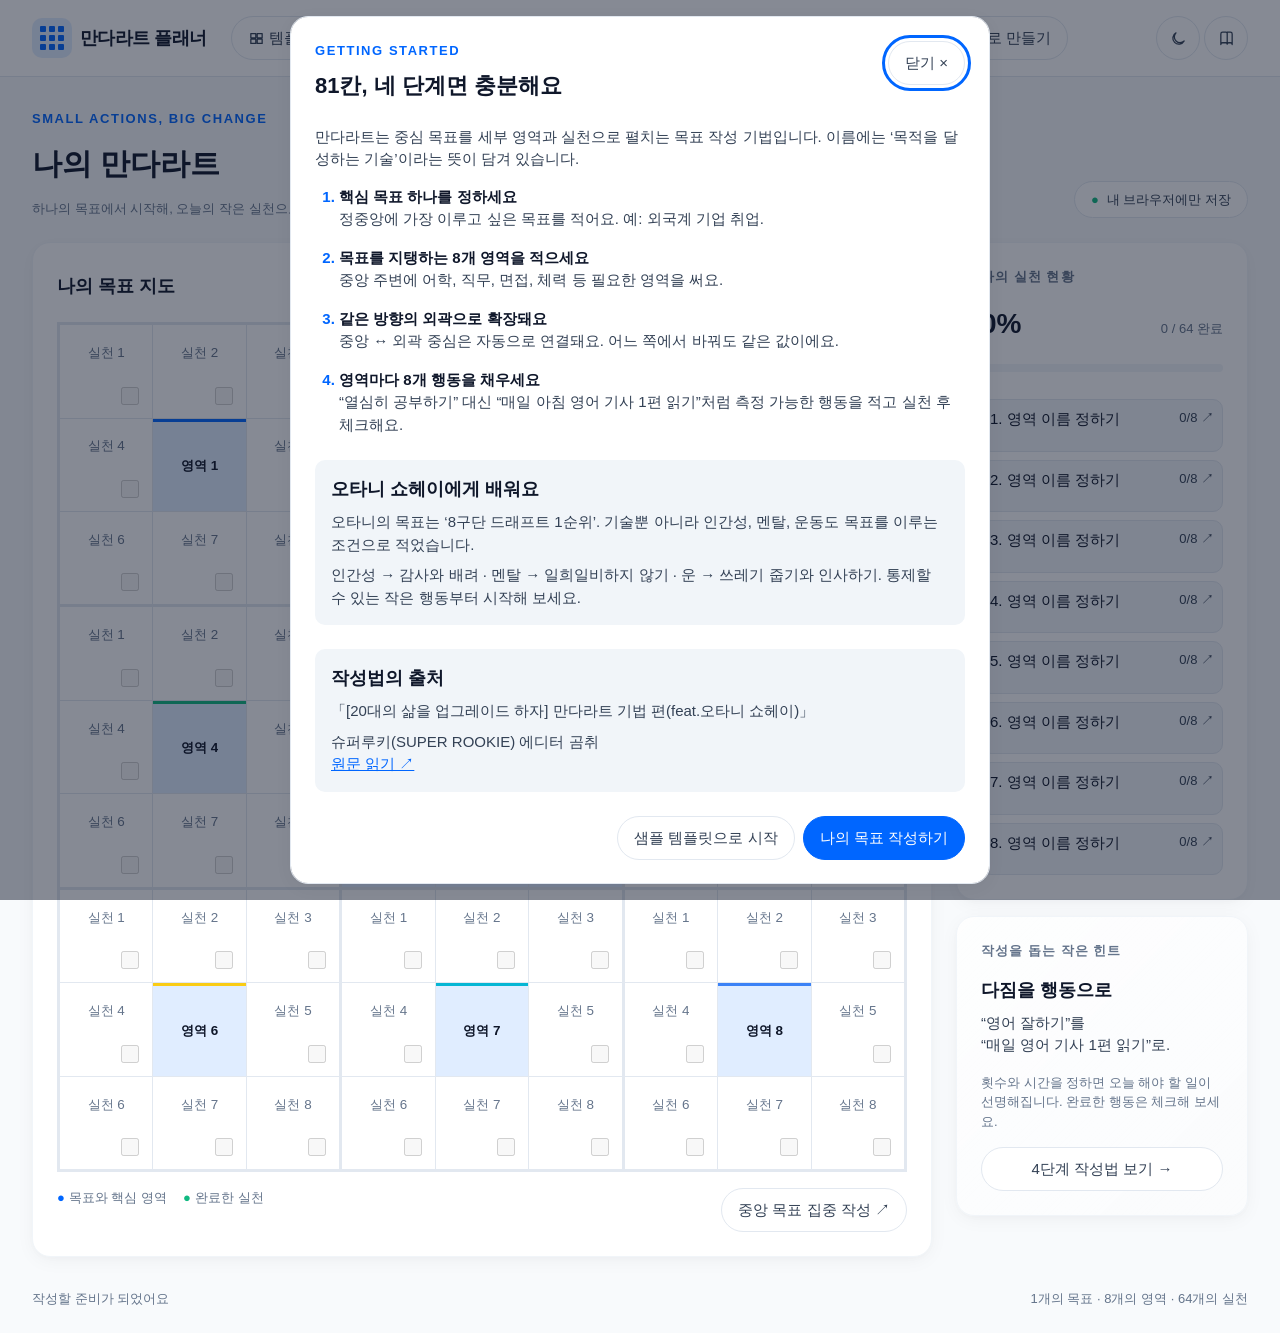
<file: tools/mandalart.html>
<!doctype html>
<html lang="ko" data-theme="light">
<head>
<meta charset="utf-8">
<meta name="viewport" content="width=device-width, initial-scale=1, viewport-fit=cover">
<meta name="color-scheme" content="light dark">
<title>만다라트 플래너 · 작은 실천, 큰 변화</title>
<style id="app-styles">
/* DESIGN TOKENS START */
:root, [data-theme="light"] {
  --color-bg-base: #f8fafc; --color-bg-surface: #ffffff; --color-bg-subtle: #f1f5f9; --color-bg-hover: #e2e8f0;
  --color-primary: #0066ff; --color-primary-hover: #0052cc; --color-primary-light: #e0edff;
  --gradient-primary: linear-gradient(135deg, #0066ff 0%, #3b82f6 100%);
  --gradient-glass: linear-gradient(135deg, rgba(255,255,255,0.8), rgba(255,255,255,0.4));
  --color-border: #f1f5f9; --color-border-strong: #e2e8f0;
  --shadow-card: 0 4px 20px -2px rgba(15,23,42,0.05), 0 2px 6px -1px rgba(15,23,42,0.02);
  --shadow-hover: 0 10px 25px -3px rgba(0,102,255,0.15);
  --color-text-main: #0f172a; --color-text-body: #334155; --color-text-muted: #64748b; --color-text-on-primary: #ffffff;
  --color-overlay: rgba(15,23,42,0.5);
}
[data-theme="dark"] {
  --color-bg-base: #0f172a; --color-bg-surface: #1e293b; --color-bg-subtle: #334155; --color-bg-hover: #475569;
  --color-primary: #6366f1; --color-primary-hover: #4f46e5; --color-primary-light: rgba(99,102,241,0.2);
  --gradient-primary: linear-gradient(135deg, #6366f1 0%, #06b6d4 100%);
  --gradient-glass: linear-gradient(135deg, rgba(255,255,255,0.05), rgba(255,255,255,0.01));
  --color-border: #334155; --color-border-strong: #475569;
  --shadow-card: 0 4px 20px -2px rgba(0,0,0,0.3); --shadow-hover: 0 10px 25px -3px rgba(99,102,241,0.3);
  --color-text-main: #f8fafc; --color-text-body: #cbd5e1; --color-text-muted: #94a3b8; --color-text-on-primary: #ffffff;
  --color-overlay: rgba(0,0,0,0.6);
}
:root {
  --color-accent-sky: #38bdf8; --color-accent-cyan: #06b6d4; --color-accent-coral: #ff6b4a;
  --color-accent-mint: #10b981; --color-accent-purple: #8b5cf6; --color-accent-yellow: #facc15;
  --color-success: #10b981; --color-success-bg: rgba(16,185,129,0.12);
  --color-warning: #f59e0b; --color-warning-bg: rgba(245,158,11,0.12);
  --color-danger: #ef4444; --color-danger-bg: rgba(239,68,68,0.12);
  --color-info: #3b82f6; --color-info-bg: rgba(59,130,246,0.12);
  --space-xs: 4px; --space-sm: 8px; --space-md: 16px; --space-lg: 24px; --space-xl: 32px; --space-2xl: 48px;
  --radius-sm: 6px; --radius-md: 10px; --radius-lg: 18px; --radius-pill: 9999px;
  --font-h1: 1.875rem; --font-h2: 1.375rem; --font-h3: 1.125rem; --font-stat: 1.75rem; --font-body: 0.938rem; --font-caption: 0.813rem;
  --font-family: 'Pretendard', 'Plus Jakarta Sans', 'Inter', -apple-system, BlinkMacSystemFont, sans-serif;
}
/* DESIGN TOKENS END */
* { box-sizing: border-box; }
[hidden] { display: none !important; }
body { margin: 0; min-width: 0; background: var(--color-bg-base); color: var(--color-text-body); font: var(--font-body)/1.5 var(--font-family); overflow-wrap: anywhere; }
button, input, textarea, select { font: inherit; color: inherit; }
button, .file-label { cursor: pointer; }
button, .file-label, select { border: 1px solid var(--color-border-strong); background: var(--color-bg-surface); border-radius: var(--radius-pill); padding: var(--space-sm) var(--space-md); min-height: 44px; min-width: 44px; transition: all 0.2s cubic-bezier(0.4,0,0.2,1); }
button:hover, .file-label:hover { background: var(--color-bg-subtle); transform: translateY(-2px); }
button:active { transform: scale(0.97); }
:focus-visible { outline: 3px solid var(--color-primary); outline-offset: 3px; }
button:disabled { cursor: default; opacity: .5; }
.primary { background: var(--color-primary); color: var(--color-text-on-primary); border-color: var(--color-primary); }
.primary:hover { background: var(--color-primary-hover); }
[data-theme="dark"] .primary, [data-theme="dark"] .cell-core { background: var(--color-primary-hover); }
h1, h2, h3, p { margin: 0; }
h1, h2, h3 { color: var(--color-text-main); }
h1 { font-size: var(--font-h1); line-height: 1.2; }
h2 { font-size: var(--font-h2); } h3 { font-size: var(--font-h3); }
a { color: var(--color-primary); }
.topbar { background: var(--color-bg-surface); border-bottom: 1px solid var(--color-border-strong); padding-top: env(safe-area-inset-top); padding-left: env(safe-area-inset-left); padding-right: env(safe-area-inset-right); }
.topbar-inner { max-width: 1440px; margin: auto; padding: var(--space-md) var(--space-xl); display: flex; align-items: center; justify-content: space-between; gap: var(--space-md); flex-wrap: wrap; }
.brand { order: 1; display: flex; align-items: center; gap: var(--space-sm); color: var(--color-text-main); font-weight: 700; letter-spacing: -.03em; font-size: var(--font-h3); }
.brand-mark { display: grid; grid-template-columns: repeat(3, 6px); gap: 3px; padding: var(--space-sm); border-radius: var(--radius-md); background: var(--color-primary-light); }
.brand-mark i { width: 6px; height: 6px; background: var(--color-primary); border-radius: 1px; }
.toolbar { order: 2; display: flex; gap: var(--space-sm); flex-wrap: wrap; }
.toolbar button { display: inline-flex; align-items: center; justify-content: center; gap: var(--space-xs); }
.tool-icon { width: 17px; height: 17px; flex: 0 0 auto; fill: none; stroke: currentColor; stroke-width: 1.8; stroke-linecap: round; stroke-linejoin: round; }
.header-actions { order: 3; display: flex; gap: var(--space-xs); margin-left: auto; }
.header-icon-button { display: inline-flex; align-items: center; justify-content: center; padding: var(--space-sm); border-radius: 50%; }
main { max-width: 1440px; margin: auto; padding: var(--space-xl); padding-left: max(var(--space-xl),env(safe-area-inset-left)); padding-right: max(var(--space-xl),env(safe-area-inset-right)); }
.intro { display: flex; align-items: end; justify-content: space-between; gap: var(--space-lg); margin-bottom: var(--space-lg); }
.eyebrow { color: var(--color-primary); font-weight: 700; font-size: var(--font-caption); letter-spacing: .12em; margin-bottom: var(--space-sm); }
.project-title { display: block; width: min(680px,100%); border: 0; border-bottom: 1px solid transparent; font-size: var(--font-h1); font-weight: 700; padding: var(--space-xs) 0; background: transparent; color: var(--color-text-main); }
.project-title:hover { border-color: var(--color-border-strong); }
.muted, .helper { color: var(--color-text-muted); font-size: var(--font-caption); }
.intro p { margin-top: var(--space-sm); }
.local-badge { white-space: nowrap; background: var(--color-bg-surface); border: 1px solid var(--color-border-strong); border-radius: var(--radius-pill); padding: var(--space-sm) var(--space-md); font-size: var(--font-caption); }
.local-badge::before { content: '●'; color: var(--color-success); margin-right: var(--space-sm); }
.layout { display: grid; grid-template-columns: minmax(0, 1fr) 292px; gap: var(--space-lg); align-items: start; }
.card { background: var(--color-bg-surface); border: 1px solid var(--color-border); border-radius: var(--radius-lg); box-shadow: var(--shadow-card); }
.board-card { padding: var(--space-lg); }
.board-header { display: flex; justify-content: space-between; align-items: center; gap: var(--space-md); margin-bottom: var(--space-md); }
.board-header h2 { font-size: var(--font-h3); }
.board-header .helper { max-width: 360px; text-align: right; }
.mandalart-grid { display: grid; grid-template-columns: repeat(3,minmax(0,1fr)); gap: 3px; background: var(--color-border-strong); border: 3px solid var(--color-border-strong); width: 100%; aspect-ratio: 1; }
.mandalart-block { display: grid; position: relative; grid-template-columns: repeat(3,minmax(0,1fr)); gap: 1px; min-width: 0; background: var(--color-border-strong); }
.block-open { display: none; }
.mandalart-cell { aspect-ratio: 1; min-width: 0; min-height: 0; position: relative; background: var(--color-bg-surface); display: flex; align-items: stretch; }
.cell-editor { display: flex; align-items: center; justify-content: center; width: 100%; height: 100%; min-height: 0; min-width: 0; border: 0; border-radius: 0; background: transparent; padding: var(--space-sm); padding-bottom: var(--space-lg); text-align: center; white-space: pre-wrap; overflow-wrap: anywhere; font-size: clamp(9px,1.05vw,14px); line-height: 1.4; overflow: hidden; }
.cell-editor:hover { transform: none; background: var(--color-bg-subtle); }
.cell-action .cell-editor { padding-bottom: 44px; }
.cell-editor span { max-height: 100%; overflow: auto; scrollbar-width: thin; }
.cell-editor.empty { color: var(--color-text-muted); }
.cell-subgoal { background: var(--color-primary-light); border-top: 3px solid var(--area-accent); }
.cell-subgoal .cell-editor { font-weight: 700; padding-bottom: var(--space-sm); color: var(--color-text-main); }
.cell-core { background: var(--color-primary); }
.cell-core .cell-editor { color: var(--color-text-on-primary); font-weight: 700; padding-bottom: var(--space-sm); }
.cell-core .cell-editor:hover { background: var(--color-primary-hover); }
.completed { background: var(--color-success-bg); }
.completed .cell-editor { text-decoration: line-through; }
.check-target { position: absolute; bottom: 0; right: 0; width: 44px; height: 44px; display: flex; align-items: center; justify-content: center; cursor: pointer; }
.action-check { margin: 0; width: 18px; height: 18px; accent-color: var(--color-primary); cursor: pointer; }
.action-check:disabled { cursor: default; }
.cell-input { width: 100%; height: 100%; min-height: 0; border: 2px solid var(--color-primary); border-radius: 0; resize: none; background: var(--color-bg-surface); color: var(--color-text-main); text-align: center; padding: var(--space-sm); font: inherit; font-size: max(13px,1vw); line-height: 1.4; }
.board-bottom { margin-top: var(--space-md); display: flex; justify-content: space-between; flex-wrap: wrap; gap: var(--space-sm); }
.legend { display: flex; gap: var(--space-md); font-size: var(--font-caption); color: var(--color-text-muted); }
.legend span::before { content: '●'; color: var(--color-primary); margin-right: var(--space-xs); }
.legend span:last-child::before { color: var(--color-success); }
.sidebar { display: grid; gap: var(--space-md); }
.sidebar .card { padding: var(--space-lg); }
.section-label { text-transform: uppercase; font-size: var(--font-caption); font-weight: 700; letter-spacing: .08em; color: var(--color-text-muted); margin-bottom: var(--space-md); }
.progress-stat { display: flex; justify-content: space-between; align-items: baseline; margin-bottom: var(--space-sm); }
.progress-stat strong { font-size: var(--font-stat); color: var(--color-text-main); }
progress { width: 100%; height: 8px; accent-color: var(--color-primary); border: none; border-radius: var(--radius-pill); overflow: hidden; background: var(--color-bg-subtle); }
progress::-webkit-progress-bar { background: var(--color-bg-subtle); } progress::-webkit-progress-value { background: var(--color-primary); }
progress::-moz-progress-bar { background: var(--color-primary); }
.area-list { display: grid; gap: var(--space-sm); margin-top: var(--space-lg); }
.area-row { display: grid; grid-template-columns: 1fr auto; gap: var(--space-sm); border-radius: var(--radius-md); padding: var(--space-sm); background: var(--color-bg-subtle); text-align: left; }
.area-row:hover { box-shadow: var(--shadow-hover); }
.area-name { overflow: hidden; text-overflow: ellipsis; white-space: nowrap; color: var(--color-text-main); }
.area-row progress { grid-column: 1/-1; height: 4px; }
.area-row .count { color: var(--color-text-body); font-size: var(--font-caption); }
.tip { background: var(--gradient-glass); }
.tip h3 { margin-bottom: var(--space-sm); }
.tip p + p { margin-top: var(--space-md); }
.tip button { margin-top: var(--space-md); width: 100%; }
.mobile-hint, .mobile-focus-start, .overview-toggle { display: none; }
footer { max-width: 1440px; padding: 0 var(--space-xl) max(var(--space-lg),env(safe-area-inset-bottom)); margin: auto; display: flex; flex-wrap: wrap; justify-content: space-between; gap: var(--space-sm); color: var(--color-text-muted); font-size: var(--font-caption); }
.notice { padding: var(--space-md); border-radius: var(--radius-md); background: var(--color-warning-bg); color: var(--color-text-main); margin-bottom: var(--space-md); overflow-wrap: anywhere; }
dialog { width: min(700px,calc(100% - 32px)); max-height: calc(100dvh - 32px); padding: var(--space-lg); border: 1px solid var(--color-border-strong); border-radius: var(--radius-lg); background: var(--color-bg-surface); color: var(--color-text-body); box-shadow: var(--shadow-card); overflow: auto; overscroll-behavior: contain; }
dialog::backdrop { background: var(--color-overlay); }
.dialog-head { display: flex; align-items: start; justify-content: space-between; gap: var(--space-md); margin-bottom: var(--space-lg); }
.dialog-head button { flex-shrink: 0; }
.dialog-actions { display: flex; flex-wrap: wrap; justify-content: end; gap: var(--space-sm); margin-top: var(--space-lg); }
.steps { display: grid; gap: var(--space-md); padding-left: var(--space-lg); }
.steps li::marker { color: var(--color-primary); font-weight: 700; }
.steps strong { display: block; color: var(--color-text-main); }
.guide-section { padding: var(--space-md); margin-top: var(--space-lg); border-radius: var(--radius-md); background: var(--color-bg-subtle); }
.guide-section h3 { margin-bottom: var(--space-sm); }
.guide-section p + p { margin-top: var(--space-sm); }
.tool-manual dl { display: grid; grid-template-columns: max-content 1fr; gap: var(--space-sm) var(--space-md); margin: var(--space-md) 0 0; }
.tool-manual dt { color: var(--color-text-main); font-weight: 700; }
.tool-manual dd { margin: 0; }
.preset-list { display: grid; gap: var(--space-md); }
.preset-option { border-radius: var(--radius-lg); text-align: left; padding: var(--space-lg); }
.preset-option strong { display: block; color: var(--color-text-main); margin-bottom: var(--space-xs); font-size: var(--font-h3); }
.preset-option span { display: block; color: var(--color-text-muted); font-size: var(--font-caption); }
.focus-grid { display: grid; grid-template-columns: repeat(3,minmax(0,1fr)); gap: 1px; background: var(--color-border-strong); border: 3px solid var(--color-border-strong); }
.focus-grid .cell-editor { font-size: clamp(13px,2vw,18px); padding: var(--space-md); padding-bottom: var(--space-xl); }
.focus-grid .cell-action .cell-editor { padding-bottom: 44px; }
.focus-grid .check-target { width: 44px; height: 44px; }
.focus-grid .action-check { width: 24px; height: 24px; }
.focus-grid .cell-input { font-size: 16px; }
.sr-only { position: absolute; width: 1px; height: 1px; padding: 0; margin: -1px; overflow: hidden; clip-path: inset(50%); border: 0; }
@media (min-width: 1280px) {
  .topbar-inner { gap: var(--space-lg); }
  .board-card { padding: var(--space-lg); }
}
@media (min-width: 1024px) and (max-width: 1279px) {
  .layout { grid-template-columns: minmax(0,1fr) 240px; gap: var(--space-md); }
  .sidebar .card, .board-card { padding: var(--space-md); }
  main { padding-top: var(--space-lg); padding-bottom: var(--space-lg); padding-left: max(var(--space-lg),env(safe-area-inset-left)); padding-right: max(var(--space-lg),env(safe-area-inset-right)); } .topbar-inner { padding: var(--space-md) var(--space-lg); }
  .toolbar { gap: var(--space-xs); } .toolbar button { padding-inline: var(--space-sm); font-size: var(--font-caption); }
}
@media (min-width: 768px) and (max-width: 1023px) {
  .layout { grid-template-columns: minmax(0,1fr) 216px; gap: var(--space-md); }
  .topbar-inner { flex-wrap: wrap; } .toolbar { width: 100%; flex-wrap: wrap; }
  .sidebar .card, .board-card { padding: var(--space-md); } main { padding-top: var(--space-md); padding-bottom: var(--space-md); padding-left: max(var(--space-md),env(safe-area-inset-left)); padding-right: max(var(--space-md),env(safe-area-inset-right)); }
  .cell-editor { font-size: clamp(9px,1.25vw,13px); padding: var(--space-xs); padding-bottom: var(--space-lg); }
  @media (pointer: fine) { .mandalart-grid .check-target { width: 30px; height: 30px; } .mandalart-grid .cell-action .cell-editor { padding-bottom: 30px; } }
  .board-header .helper { max-width: 180px; }
}
@media (max-width: 767px) {
  .header-actions { order: 2; } .toolbar { order: 3; }
  main { padding: var(--space-md); padding-left: max(var(--space-md),env(safe-area-inset-left)); padding-right: max(var(--space-md),env(safe-area-inset-right)); } .topbar-inner { padding: var(--space-md); } .toolbar { width: 100%; }
  .toolbar button, .toolbar .file-label { flex: 1 0 auto; padding: var(--space-sm); font-size: var(--font-caption); }
  .intro { display: block; } .local-badge { display: inline-block; margin-top: var(--space-md); }
  .project-title { font-size: var(--font-h2); } .layout { grid-template-columns: 1fr; }
  .sidebar { grid-row: 1; } .area-list { grid-template-columns: repeat(2,minmax(0,1fr)); margin-top: var(--space-md); }
  .tip { display: none; } .mobile-hint { display: block; margin-top: var(--space-sm); color: var(--color-text-muted); font-size: var(--font-caption); }
  .mobile-focus-start { display: block; width: 100%; margin-top: var(--space-md); }
  .board-header { align-items: start; } .board-header .helper { display: none; }
  .cell-editor { font-size: clamp(8px,2vw,12px); padding: 2px; padding-bottom: 3px; }
  .mandalart-grid .check-target { display: none; }
  .block-open { display: block; position: absolute; inset: 0; z-index: 1; padding: 0; border: 0; border-radius: 0; background: transparent; }
  .block-open:hover { transform: none; background: transparent; outline: 3px solid var(--color-primary); outline-offset: -3px; }
  .mandalart-grid .cell-editor { pointer-events: none; }
  .board-card { padding: var(--space-sm); } footer { padding: 0 var(--space-md) max(var(--space-md),env(safe-area-inset-bottom)); padding-left: max(var(--space-md),env(safe-area-inset-left)); padding-right: max(var(--space-md),env(safe-area-inset-right)); }
  dialog { padding: var(--space-md); } .dialog-head h2 { font-size: var(--font-h3); }
}
@media (min-width: 600px) and (max-width: 767px) {
  .area-list { grid-template-columns: repeat(3,minmax(0,1fr)); }
  .mandalart-grid { max-width: 640px; margin-inline: auto; }
}
@media (max-width: 599px) {
  .overview-toggle { display: inline-flex; align-items: center; }
  .board-card .mandalart-grid, .board-card .board-bottom { display: none; }
  .board-card.overview-open .mandalart-grid, .board-card.overview-open .board-bottom { display: grid; }
  .board-header { margin: 0; align-items: center; } .overview-open .board-header { margin-bottom: var(--space-md); }
  .board-header h2 { font-size: var(--font-body); }
  .toolbar { display: grid; grid-template-columns: repeat(3,minmax(0,1fr)); }
  .toolbar button { min-width: 0; } .toolbar .primary { grid-column: span 2; }
  .intro .local-badge { font-size: var(--font-caption); }
  dialog { width: 100%; max-width: none; max-height: calc(100dvh - env(safe-area-inset-top) - 8px); margin: auto 0 0; border-radius: var(--radius-lg) var(--radius-lg) 0 0; padding-bottom: max(var(--space-md),env(safe-area-inset-bottom)); padding-left: max(var(--space-md),env(safe-area-inset-left)); padding-right: max(var(--space-md),env(safe-area-inset-right)); }
  .focus-grid .cell-editor { padding: var(--space-sm); padding-bottom: var(--space-xl); font-size: clamp(12px,3.4vw,16px); }
}
@media (pointer: coarse), (hover: none) {
  button:hover { transform: none; } .check-target { width: 44px; height: 44px; }
  .cell-action .cell-editor { padding-bottom: 44px; }
  .cell-editor, .area-row, .block-open { touch-action: manipulation; }
}
@media (max-width: 1023px) and (pointer: coarse) {
  .mandalart-grid .check-target { display: none; }
  .mandalart-grid .cell-action .cell-editor { padding-bottom: var(--space-sm); }
}
@media (orientation: landscape) and (max-height: 600px) {
  dialog { max-height: calc(100dvh - 16px); }
  #focus-dialog { width: min(700px,calc(100% - 32px)); margin: auto; border-radius: var(--radius-lg); }
  .focus-grid { width: min(100%,calc(100dvh - 160px)); margin-inline: auto; }
  .focus-grid .cell-editor { font-size: clamp(10px,2.3vh,15px); padding: var(--space-xs); padding-bottom: var(--space-lg); }
  .focus-grid .cell-subgoal .cell-editor, .focus-grid .cell-core .cell-editor { padding-bottom: var(--space-xs); }
}
@media (prefers-reduced-motion: reduce) { *, *::before, *::after { transition: none !important; scroll-behavior: auto !important; } }
</style>
</head>
<body>
<header class="topbar"><div class="topbar-inner">
  <div class="brand"><span class="brand-mark" aria-hidden="true"><i></i><i></i><i></i><i></i><i></i><i></i><i></i><i></i><i></i></span>만다라트 플래너</div>
  <nav class="toolbar" aria-label="문서 도구">
    <button id="preset-button"><svg class="tool-icon" aria-hidden="true" viewBox="0 0 24 24"><path d="M4 5h7v6H4zM13 5h7v6h-7zM4 13h7v6H4zM13 13h7v6h-7z"/></svg><span>템플릿</span></button><button id="guide-button"><svg class="tool-icon" aria-hidden="true" viewBox="0 0 24 24"><circle cx="12" cy="12" r="9"/><path d="M9.8 9a2.4 2.4 0 1 1 3.4 2.2c-.8.4-1.2 1-1.2 1.8M12 17h.01"/></svg><span>작성 가이드</span></button>
    <button id="import-button"><svg class="tool-icon" aria-hidden="true" viewBox="0 0 24 24"><path d="M12 3v12m-4-4 4 4 4-4M5 20h14"/></svg><span>JSON 가져오기</span></button><input type="file" id="import-file" accept=".json,application/json" hidden>
    <button id="json-button"><svg class="tool-icon" aria-hidden="true" viewBox="0 0 24 24"><path d="M12 3v12m-4-4 4 4 4-4M5 20h14" transform="rotate(180 12 12)"/></svg><span>JSON 백업</span></button><button id="png-button" class="primary"><svg class="tool-icon" aria-hidden="true" viewBox="0 0 24 24"><rect x="3" y="4" width="18" height="16" rx="2"/><circle cx="8" cy="9" r="1.5"/><path d="m5 17 4-4 3 3 2-2 5 5"/></svg><span>PNG 저장 ↗</span></button>
    <button id="reset-button"><svg class="tool-icon" aria-hidden="true" viewBox="0 0 24 24"><path d="M4 12a8 8 0 1 0 2.3-5.7L4 8.6M4 4v4.6h4.6"/></svg><span>새로 만들기</span></button>
  </nav>
  <div class="header-actions">
    <button id="theme-button" class="header-icon-button" aria-label="다크 테마로 전환" aria-pressed="false" title="다크 테마로 전환"><svg class="tool-icon" aria-hidden="true" viewBox="0 0 24 24"><path d="M20 15.5A8 8 0 0 1 8.5 4 8.5 8.5 0 1 0 20 15.5z"/></svg><span class="sr-only">다크</span></button>
    <button id="manual-button" class="manual-button header-icon-button" aria-label="사용자 매뉴얼 열기" title="사용자 매뉴얼"><svg class="tool-icon" aria-hidden="true" viewBox="0 0 24 24"><path d="M4 5.5A2.5 2.5 0 0 1 6.5 3H11a2 2 0 0 1 2 2v15a2 2 0 0 0-2-2H6.5A2.5 2.5 0 0 0 4 20.5zM20 5.5A2.5 2.5 0 0 0 17.5 3H13v17a2 2 0 0 1 2-2h2.5a2.5 2.5 0 0 1 2.5 2.5z"/></svg></button>
  </div>
</div></header>
<main id="main">
  <section class="intro" aria-label="프로젝트">
    <div><div class="eyebrow">SMALL ACTIONS, BIG CHANGE</div><h1 class="sr-only">나의 만다라트 목표</h1>
      <label class="sr-only" for="project-title">만다라트 제목</label><input id="project-title" class="project-title" maxlength="200" value="나의 만다라트" aria-label="만다라트 제목">
      <p class="muted">하나의 목표에서 시작해, 오늘의 작은 실천으로 이어가세요.</p>
    </div><span class="local-badge">내 브라우저에만 저장</span>
  </section>
  <div id="notice" class="notice" role="alert" hidden></div>
  <div class="layout">
    <section class="card board-card" aria-labelledby="board-title">
      <div class="board-header"><h2 id="board-title">나의 목표 지도</h2><p class="helper">셀을 눌러 편집 · Enter 저장/다음 · Shift+Enter 줄바꿈 · Esc 취소</p><button id="overview-button" class="overview-toggle" aria-expanded="false" aria-controls="mandalart-grid">81칸 전체 보기</button></div>
      <div id="mandalart-grid" class="mandalart-grid" aria-label="81칸 만다라트"></div>
      <div class="board-bottom"><div class="legend"><span>목표와 핵심 영역</span><span>완료한 실천</span></div><button id="core-focus-button">중앙 목표 집중 작성 ↗</button></div>
    </section>
    <aside class="sidebar" aria-label="진척도와 작성 도움말">
      <section class="card"><div class="section-label">나의 실천 현황</div>
        <div class="progress-stat"><strong id="total-percent">0%</strong><span id="total-count" class="muted">0 / 64 완료</span></div>
        <progress id="total-progress" max="64" value="0" aria-label="전체 실천 진척도"></progress>
        <button id="mobile-core-focus-button" class="primary mobile-focus-start">핵심 목표부터 집중 작성 ↗</button>
        <p class="mobile-hint">아래 영역을 눌러 3×3 집중 모드로 작성하세요.</p>
        <div id="area-progress" class="area-list"></div>
      </section>
      <section class="card tip"><div class="section-label">작성을 돕는 작은 힌트</div><h3>다짐을 행동으로</h3>
        <p>“영어 잘하기”를<br>“매일 영어 기사 1편 읽기”로.</p><p class="muted">횟수와 시간을 정하면 오늘 해야 할 일이 선명해집니다. 완료한 행동은 체크해 보세요.</p><button id="tip-guide-button">4단계 작성법 보기 →</button>
      </section>
    </aside>
  </div>
</main>
<footer><span id="save-status" role="status" aria-live="polite">작성할 준비가 되었어요</span><span>1개의 목표 · 8개의 영역 · 64개의 실천</span></footer>
<dialog id="focus-dialog" role="dialog" aria-modal="true" aria-labelledby="focus-title">
  <div class="dialog-head"><div><div class="eyebrow">FOCUS MODE</div><h2 id="focus-title">집중 작성</h2></div><button data-close aria-label="집중 모드 닫기">닫기 ×</button></div>
  <div id="focus-grid" class="focus-grid"></div><p class="helper">Enter 저장/다음 · Shift+Enter 줄바꿈 · Esc 입력 취소<br>행동 예시: 매일 아침 영어 기사 1편 읽기</p>
</dialog>
<dialog id="guide-dialog" role="dialog" aria-modal="true" aria-labelledby="guide-title">
  <div class="dialog-head"><div><div class="eyebrow">GETTING STARTED</div><h2 id="guide-title">81칸, 네 단계면 충분해요</h2></div><button data-close aria-label="작성 가이드 닫기">닫기 ×</button></div>
  <p>만다라트는 중심 목표를 세부 영역과 실천으로 펼치는 목표 작성 기법입니다. 이름에는 ‘목적을 달성하는 기술’이라는 뜻이 담겨 있습니다.</p>
  <ol class="steps">
    <li><strong>핵심 목표 하나를 정하세요</strong>정중앙에 가장 이루고 싶은 목표를 적어요. 예: 외국계 기업 취업.</li>
    <li><strong>목표를 지탱하는 8개 영역을 적으세요</strong>중앙 주변에 어학, 직무, 면접, 체력 등 필요한 영역을 써요.</li>
    <li><strong>같은 방향의 외곽으로 확장돼요</strong>중앙 ↔ 외곽 중심은 자동으로 연결돼요. 어느 쪽에서 바꿔도 같은 값이에요.</li>
    <li><strong>영역마다 8개 행동을 채우세요</strong>“열심히 공부하기” 대신 “매일 아침 영어 기사 1편 읽기”처럼 측정 가능한 행동을 적고 실천 후 체크해요.</li>
  </ol>
  <section class="guide-section"><h3>오타니 쇼헤이에게 배워요</h3><p>오타니의 목표는 ‘8구단 드래프트 1순위’. 기술뿐 아니라 인간성, 멘탈, 운동도 목표를 이루는 조건으로 적었습니다.</p><p>인간성 → 감사와 배려 · 멘탈 → 일희일비하지 않기 · 운 → 쓰레기 줍기와 인사하기. 통제할 수 있는 작은 행동부터 시작해 보세요.</p></section>
  <section class="guide-section"><h3>작성법의 출처</h3><p>「[20대의 삶을 업그레이드 하자] 만다라트 기법 편(feat.오타니 쇼헤이)」</p><p>슈퍼루키(SUPER ROOKIE) 에디터 곰취</p><a href="https://www.superookie.com/contents/58ad51348b129f715f45c49f" target="_blank" rel="noopener noreferrer">원문 읽기 ↗</a></section>
  <div class="dialog-actions"><button id="guide-preset-button">샘플 템플릿으로 시작</button><button class="primary" data-close>나의 목표 작성하기</button></div>
</dialog>
<dialog id="manual-dialog" role="dialog" aria-modal="true" aria-labelledby="manual-title">
  <div class="dialog-head"><div><div class="eyebrow">USER MANUAL</div><h2 id="manual-title">상단 기능 메뉴 사용법</h2></div><button data-close aria-label="사용자 매뉴얼 닫기">닫기 ×</button></div>
  <p>작성 내용은 이 브라우저에 자동 저장됩니다. 다른 기기로 옮기거나 별도로 보관할 때는 JSON 백업을 사용하세요.</p>
  <section class="guide-section tool-manual"><dl><dt>템플릿</dt><dd>샘플 목표를 선택해 81칸을 한 번에 채웁니다. 현재 내용은 확인 후 교체됩니다.</dd><dt>작성 가이드</dt><dd>핵심 목표부터 64개 실천까지 작성하는 네 단계를 안내합니다.</dd><dt>테마</dt><dd>라이트·다크 화면을 전환하며 선택한 테마는 브라우저에 저장됩니다.</dd><dt>JSON 가져오기</dt><dd>이 앱에서 백업한 JSON 파일을 검증한 뒤 불러옵니다.</dd><dt>JSON 백업</dt><dd>제목·목표·완료 상태를 복구 가능한 파일로 저장합니다.</dd><dt>PNG 저장</dt><dd>현재 81칸 전체를 2160×2160 PNG 이미지로 저장합니다.</dd><dt>새로 만들기</dt><dd>확인 후 모든 작성 내용을 빈 만다라트로 초기화합니다.</dd></dl></section>
  <div class="dialog-actions"><button class="primary" data-close>확인</button></div>
</dialog>
<dialog id="preset-dialog" role="dialog" aria-modal="true" aria-labelledby="preset-title"><div class="dialog-head"><div><div class="eyebrow">A PLACE TO START</div><h2 id="preset-title">템플릿으로 시작하기</h2></div><button data-close>닫기 ×</button></div><div id="preset-list" class="preset-list"></div></dialog>
<dialog id="confirm-dialog" role="dialog" aria-modal="true" aria-labelledby="confirm-title"><div class="dialog-head"><h2 id="confirm-title">작성 내용을 바꿀까요?</h2><button data-close>닫기 ×</button></div><p id="confirm-message">현재 작성한 목표와 완료 상태가 바뀝니다. 필요하면 먼저 JSON으로 백업해 주세요.</p><div class="dialog-actions"><button data-close autofocus>취소</button><button id="confirm-accept" class="primary">바꾸기</button></div></dialog>
<script type="application/json" id="preset-data">
{
  "version": "1.0.0",
  "templates": [
    {
      "id": "ohtani-shohei",
      "title": "오타니 쇼헤이 목표 달성 템플릿",
      "category": "스포츠 / 자기계발",
      "description": "오타니 쇼헤이 선수가 고교 시절 '8구단 드래프트 1순위'를 목표로 작성했던 전설적인 81칸 만다라트입니다.",
      "coreGoal": "8구단 드래프트 1순위",
      "subGoals": [
        {
          "index": 0,
          "title": "몸 만들기",
          "color": "#4A90E2",
          "actions": [
            "몸 만들기 프로그램 준수",
            "영양제 및 비타민 섭취",
            "가동역 넓히기",
            "스태미나 강화",
            "RS(회전근개) 강화",
            "식사 아침3, 저녁7그릇",
            "유연성 기르기",
            "체중 90kg 도달"
          ]
        },
        {
          "index": 1,
          "title": "제구력",
          "color": "#50E3C2",
          "actions": [
            "인스텝 개선",
            "축 흔들리지 않기",
            "불안정 해소",
            "릴리스 포인트 안정",
            "체간 단련",
            "하반신 주도 투구",
            "원하는 코스 투구",
            "폼의 재현성 향상"
          ]
        },
        {
          "index": 2,
          "title": "구위",
          "color": "#F5A623",
          "actions": [
            "각도 있는 투구",
            "상하 각도 만들기",
            "손목 강화",
            "손가락 끝 힘 기르기",
            "볼 회전수 증가",
            "하체 중심 이동",
            "릴리스 임팩트 순간 집중",
            "가동성 극대화"
          ]
        },
        {
          "index": 3,
          "title": "스피드 160km/h",
          "color": "#E94E77",
          "actions": [
            "체중 증량",
            "어깨 주변 근력 강화",
            "하체 탄력 기르기",
            "회전축 안정",
            "가동성 확장",
            "라이너성 투구 의식",
            "피칭 폼 간결화",
            "어깨 유연성 유지"
          ]
        },
        {
          "index": 4,
          "title": "변화구",
          "color": "#9013FE",
          "actions": [
            "카운트 잡는 슬라이더",
            "낙차 큰 포크볼",
            "커브 완성도 높이기",
            "체인지업 습득",
            "직구와 같은 폼 유지",
            "손가락 그립 연구",
            "스트라이크 존 공략",
            "결정구 연마"
          ]
        },
        {
          "index": 5,
          "title": "운",
          "color": "#7ED321",
          "actions": [
            "인사하기",
            "쓰레기 줍기",
            "방 청소하기",
            "야구 장비 소중히 다루기",
            "심판에게 공손히 대하기",
            "책 읽기",
            "긍정적인 생각하기",
            "응원받는 사람 되기"
          ]
        },
        {
          "index": 6,
          "title": "인간성",
          "color": "#B8E986",
          "actions": [
            "감사의 마음 갖기",
            "예의범절 지키기",
            "배려심 실천",
            "신뢰받는 사람 되기",
            "동료 존중하기",
            "계획성 있는 생활",
            "약속 시간 엄수",
            "겸손한 태도 유지"
          ]
        },
        {
          "index": 7,
          "title": "멘탈",
          "color": "#BD10E0",
          "actions": [
            "일희일비하지 않기",
            "핀치 상황 즐기기",
            "뚜렷한 목표 의식",
            "동료를 배려하는 마음",
            "감정 기복 조절",
            "경기 중 침착함 유지",
            "자신감 갖기",
            "실패를 배움으로 전환"
          ]
        }
      ]
    },
    {
      "id": "career-job-seeker",
      "title": "외국계/글로벌 기업 취업 템플릿",
      "category": "취업 / 커리어",
      "description": "슈퍼루키 취업 가이드를 반영하여 외국계 및 IT 글로벌 기업 합격을 목표로 구성된 커리어 로드맵 만다라트입니다.",
      "coreGoal": "외국계 글로벌 기업 취업",
      "subGoals": [
        {
          "index": 0,
          "title": "어학 역량",
          "color": "#4A90E2",
          "actions": [
            "토익 950+ / 오픽 AL 취득",
            "비즈니스 영어 이메일 작성 연습",
            "영문 경제 기사 매일 1편 정독",
            "주 3회 영어 회화/섀도잉 30분",
            "영문 레주메(CV) 완성 및 첨삭",
            "영문 커버레터 템플릿 작성",
            "외국계 직무 인터뷰 예상 Q&A 준비",
            "TED 강연 청취 및 요약 정리"
          ]
        },
        {
          "index": 1,
          "title": "직무 전문성",
          "color": "#50E3C2",
          "actions": [
            "직무 관련 필수 자격증 1개 취득",
            "타깃 포지션 Job Description 20개 분석",
            "산업 트렌드 리포트 주 1회 분석",
            "핵심 업무 툴(SQL/Figma/GA 등) 숙달",
            "온라인 직무 부트캠프/강의 완강",
            "현직자 멘토링 세션 2회 참석",
            "직무 스터디 주 1회 운영/참여",
            "경쟁사 비즈니스 모델 분석 보고서 작성"
          ]
        },
        {
          "index": 2,
          "title": "실무 프로젝트",
          "color": "#F5A623",
          "actions": [
            "문제 해결 중심 프로젝트 2건 완료",
            "데이터 기반 성과 수치화(KPI 달성률)",
            "GitHub 또는 노션 공개 저장소 구축",
            "프로젝트 트러블슈팅 일지 기록",
            "팀 협업 및 갈등 해결 사례 정리",
            "코드 리뷰 또는 동료 피드백 수렴",
            "사용자 피드백 반영한 v2 개선 배포",
            "프로젝트 회고(KPT) 문서화"
          ]
        },
        {
          "index": 3,
          "title": "포트폴리오",
          "color": "#E94E77",
          "actions": [
            "STAR 기법 기반 경험 정리",
            "시각화된 PDF/웹 포트폴리오 제작",
            "1분 자기소개 영상 촬영 및 점검",
            "핵심 역량 키워드 3가지 도출",
            "현직자/선배 포트폴리오 피드백 3회",
            "반응형 웹 지원 개인 랜딩페이지",
            "프로젝트별 기여도 및 결과 명시",
            "정기적 업데이트 및 최신화"
          ]
        },
        {
          "index": 4,
          "title": "인턴십/실무 경험",
          "color": "#9013FE",
          "actions": [
            "스타트업/외국계 인턴 1회 수료",
            "실무 프로젝트 주도적 기여",
            "사내 업무 툴 및 슬랙 커뮤니케이션 적응",
            "인턴십 성과 보고서 작성",
            "상사/동료 추천서(Recommendation) 확보",
            "실무 프로젝트 산출물 아카이빙",
            "업무 자동화 작은 개선 시도",
            "근무 기간 중 주간 업무일지 기록"
          ]
        },
        {
          "index": 5,
          "title": "면접 및 스피치",
          "color": "#7ED321",
          "actions": [
            "행동사례면접(BEI) 모의 질의응답 완성",
            "영어 모의면접 주 2회 스터디",
            "답변 태도 및 시선 처리 녹화 피드백",
            "기업 맞춤형 역질문 5가지 준비",
            "압박 면접 시 침착한 마인드 유지 훈련",
            "비언어적 요소(자세, 목소리 톤) 교정",
            "기업 최근 뉴스/이슈 10개 스크랩",
            "지원동기 및 입사 후 포부 1분 스피치"
          ]
        },
        {
          "index": 6,
          "title": "체력 및 멘탈",
          "color": "#B8E986",
          "actions": [
            "주 4회 유산소 및 근력 운동",
            "일정 기상/취침 루틴 유지 (7시간 수면)",
            "서류 탈락 시 회고 후 24시간 내 털어내기",
            "감사 일기 및 마인드풀니스 명상 10분",
            "주 1회 디지털 디톡스 및 온전한 휴식",
            "카페인 섭취 조절 및 수분 섭취 2L",
            "비타민 및 건강 보조제 챙겨먹기",
            "취업 준비 번아웃 방지 자기보상 주기"
          ]
        },
        {
          "index": 7,
          "title": "네트워킹",
          "color": "#BD10E0",
          "actions": [
            "링크드인(LinkedIn) 프로필 100% 완성",
            "희망 기업 현직자 커피챗 3회 요청",
            "산업 콘퍼런스/세미나 분기별 1회 참석",
            "링크드인 주 1회 전문성 관련 인사이트 공유",
            "동문 선후배 네트워크 교류",
            "관심 기업 채용설명회 참석",
            "HR 리크루터 10명과 1촌 맺기",
            "스터디원들과 긍정적 시너지 형성"
          ]
        }
      ]
    },
    {
      "id": "new-year-growth",
      "title": "시간과 경제적 자유 템플릿",
      "category": "라이프스타일 / 부의 축적",
      "description": "파이프라인 구축, 자산 관리, 건강 및 마인드셋을 종합하여 삶의 질을 높이는 균형 잡힌 라이프스타일 만다라트입니다.",
      "coreGoal": "시간과 경제적 자유 달성",
      "subGoals": [
        {
          "index": 0,
          "title": "자산 증식",
          "color": "#4A90E2",
          "actions": [
            "월 저축률 60% 이상 달성",
            "미국 지수 ETF 적립식 투자",
            "가계부 매일 기록 및 지출 점검",
            "불필요한 고정 지출 3가지 절감",
            "비상금 6개월치 분리 보관",
            "연금저축/IRP 세제 혜택 최대화",
            "재무제표 읽는 법 학습",
            "연간 순자산 성장률 20% 달성"
          ]
        },
        {
          "index": 1,
          "title": "추가 파이프라인",
          "color": "#50E3C2",
          "actions": [
            "수익형 블로그 주 3회 포스팅",
            "디지털 콘텐츠/전자책 1권 출간",
            "무자본 지식 창업 아이템 발굴",
            "유튜브/숏폼 채널 개설 및 운영",
            "온라인 스토어 또는 위탁판매 실험",
            "외주/프리랜서 부수입 월 50만원",
            "자동화 시스템 구축 연구",
            "제휴 마케팅 링크 최적화"
          ]
        },
        {
          "index": 2,
          "title": "본업 역량 강화",
          "color": "#F5A623",
          "actions": [
            "핵심 업무 자동화로 시간 단축",
            "분기별 인사고과 최상위 획득",
            "연봉 협상 스킬 및 시장가치 점검",
            "사내 핵심 프로젝트 주도",
            "직무 관련 신기술 선제적 도입",
            "팀 내 멘토링 및 리더십 발휘",
            "업무 매뉴얼 작성 및 프로세스 개선",
            "직무 외부 강의 또는 발표 도전"
          ]
        },
        {
          "index": 3,
          "title": "독서 및 지식",
          "color": "#E94E77",
          "actions": [
            "연간 도서 50권 완독 (주 1권)",
            "독서 노트 및 핵심 요약 작성",
            "경제/철학/심리학 고전 읽기",
            "월 1회 독서 모임 참여",
            "매일 아침 30분 책 읽기 루틴",
            "읽은 책 지인에게 추천 및 공유",
            "배운 내용 실생활에 1가지 적용",
            "도서관 정기 이용 및 신간 서칭"
          ]
        },
        {
          "index": 4,
          "title": "신체 건강",
          "color": "#9013FE",
          "actions": [
            "체지방률 남 15% / 여 22% 유지",
            "주 3회 헬스 웨이트 트레이닝",
            "주 2회 달리기(5km)",
            "가공식품 및 당류 줄이기",
            "하루 물 2L 마시기",
            "매일 15분 스트레칭/폼롤러",
            "연 1회 종합 건강검진",
            "스마트워치 일일 8,000보 달성"
          ]
        },
        {
          "index": 5,
          "title": "멘탈 & 마인드셋",
          "color": "#7ED321",
          "actions": [
            "아침 기상 후 10분 명상",
            "매일 밤 감사 일기 3줄 작성",
            "비교하지 않는 나만의 기준 수립",
            "부정적인 감정 즉시 객관화하기",
            "새로운 도전에 대한 두려움 없애기",
            "스토아 철학/마인드셋 공부",
            "주말 자연 속 산책과 사색",
            "실패를 데이터로 정의하기"
          ]
        },
        {
          "index": 6,
          "title": "가족 및 인간관계",
          "color": "#B8E986",
          "actions": [
            "부모님께 주 1회 안부 전화",
            "가족과 월 1회 의미 있는 외식",
            "에너지 빼앗는 유해 관계 정리",
            "긍정적이고 성장 지향적 모임 형성",
            "소중한 사람 생일/기념일 챙기기",
            "경청하는 대화 습관 기르기",
            "분기별 1회 소규모 여행",
            "칭찬과 격려의 말 아끼지 않기"
          ]
        },
        {
          "index": 7,
          "title": "취미 및 휴식",
          "color": "#BD10E0",
          "actions": [
            "나만의 몰입 취미 1가지 즐기기",
            "연 2회 낯선 곳으로의 여행",
            "전자기기 끄고 온전한 쉼 갖기",
            "클래식/재즈 음악 감상",
            "문화 예술 전시회 분기별 관람",
            "요리 만들어 대접하기",
            "취미 관련 커뮤니티 활동",
            "매일 30분 자유로운 나만의 시간"
          ]
        }
      ]
    }
  ]
}

</script>
<script id="app-runtime">
(function () {
  'use strict';
  const SCHEMA_VERSION = 1;
  const SLOT_ORDER = [0, 1, 2, 3, 5, 6, 7, 8];
  const COLOR_TOKENS = ['--color-primary', '--color-accent-sky', '--color-accent-coral', '--color-accent-mint', '--color-accent-purple', '--color-accent-yellow', '--color-accent-cyan', '--color-info'];
  const DEFAULT_TITLE = '나의 만다라트';
  function fail(path, message) { throw new TypeError(path + ': ' + message); }
  function text(value, path, max) {
    if (typeof value !== 'string') fail(path, '문자열이 필요합니다');
    if (value.length > max) fail(path, max + '자 이내로 입력하세요');
    if (/[\u0000-\u0008\u000b\u000c\u000e-\u001f\ud800-\udfff\ufffe\uffff]/u.test(value)) fail(path, 'XML 1.0에서 허용하지 않는 문자가 포함되어 있습니다');
    return value;
  }
  function acceptTextInput(current, candidate, path, max) {
    try { return { value: text(candidate, path, max), error: null }; }
    catch (error) { return { value: current, error: error.message }; }
  }
  function timestamp(value, path, fallback) {
    if (value === undefined) return fallback;
    if (typeof value !== 'string' || !/^\d{4}-\d{2}-\d{2}T/.test(value) || !Number.isFinite(Date.parse(value))) fail(path, 'ISO 8601 시각이 필요합니다');
    return value;
  }
  function createBlankData() {
    const now = new Date().toISOString();
    return { schemaVersion: SCHEMA_VERSION, id: 'mandalart-' + Date.now(), title: DEFAULT_TITLE, coreGoal: '',
      subGoals: SLOT_ORDER.map(function (_, index) {
        return { index: index, title: '', colorToken: COLOR_TOKENS[index], actions: SLOT_ORDER.map(function (_, id) { return { id: String(id), text: '', completed: false }; }) };
      }), createdAt: now, updatedAt: now, theme: 'light' };
  }
  function normalizeDocument(input) {
    if (!input || typeof input !== 'object' || Array.isArray(input)) fail('document', '객체가 필요합니다');
    if (input.schemaVersion !== undefined && input.schemaVersion !== SCHEMA_VERSION) fail('schemaVersion', '지원하지 않는 버전입니다');
    if (input.schemaVersion === SCHEMA_VERSION) ['createdAt', 'updatedAt', 'theme'].forEach(function (field) { if (input[field] === undefined) fail(field, '저장 문서의 필수값입니다'); });
    const now = new Date().toISOString();
    const id = text(input.id, 'id', 200);
    if (!id.trim()) fail('id', '빈 값은 사용할 수 없습니다');
    const title = text(input.title, 'title', 200);
    const coreGoal = text(input.coreGoal, 'coreGoal', 500);
    if (!Array.isArray(input.subGoals) || input.subGoals.length !== 8) fail('subGoals', '정확히 8개 영역이 필요합니다');
    const subGoals = input.subGoals.map(function (goal, index) {
      const path = 'subGoals[' + index + ']';
      if (!goal || typeof goal !== 'object' || Array.isArray(goal)) fail(path, '객체가 필요합니다');
      if (goal.index !== index) fail(path + '.index', '배열 순서와 같은 0~7 인덱스가 필요합니다');
      if (!Array.isArray(goal.actions) || goal.actions.length !== 8) fail(path + '.actions', '정확히 8개 행동이 필요합니다');
      const result = { index: index, title: text(goal.title, path + '.title', 500), colorToken: COLOR_TOKENS[index],
        actions: goal.actions.map(function (action, actionIndex) {
          const actionPath = path + '.actions[' + actionIndex + ']';
          if (typeof action === 'string') return { id: String(actionIndex), text: text(action, actionPath, 500), completed: false };
          if (!action || typeof action !== 'object' || Array.isArray(action)) fail(actionPath, '문자열 또는 행동 객체가 필요합니다');
          if (action.id !== String(actionIndex)) fail(actionPath + '.id', '배열 순서와 같은 문자열 0~7이 필요합니다');
          if (typeof action.completed !== 'boolean') fail(actionPath + '.completed', 'true 또는 false가 필요합니다');
          const actionText = text(action.text, actionPath + '.text', 500);
          if (action.completed && !actionText.trim()) fail(actionPath + '.completed', '빈 행동은 완료할 수 없습니다');
          return { id: String(actionIndex), text: actionText, completed: action.completed };
        }) };
      const sourceColor = goal.sourceColor === undefined ? goal.color : goal.sourceColor;
      if (sourceColor !== undefined) {
        if (typeof sourceColor !== 'string' || !/^#[0-9a-fA-F]{6}$/.test(sourceColor)) fail(path + '.sourceColor', '6자리 HEX 메타데이터가 필요합니다');
        result.sourceColor = sourceColor;
      }
      return result;
    });
    if (input.theme !== undefined && input.theme !== 'light' && input.theme !== 'dark') fail('theme', 'light 또는 dark가 필요합니다');
    return { schemaVersion: SCHEMA_VERSION, id: id, title: title, coreGoal: coreGoal, subGoals: subGoals,
      createdAt: timestamp(input.createdAt, 'createdAt', now), updatedAt: timestamp(input.updatedAt, 'updatedAt', now), theme: input.theme || 'light' };
  }
  function validateDocument(input) { try { return { valid: true, data: normalizeDocument(input) }; } catch (error) { return { valid: false, error: error.message }; } }
  function getCellBinding(blockSlot, cellSlot) {
    if (!Number.isInteger(blockSlot) || blockSlot < 0 || blockSlot > 8 || !Number.isInteger(cellSlot) || cellSlot < 0 || cellSlot > 8) fail('slot', '0~8이 필요합니다');
    if (blockSlot === 4) return cellSlot === 4 ? { type: 'coreGoal' } : { type: 'subGoal', index: SLOT_ORDER.indexOf(cellSlot) };
    const index = SLOT_ORDER.indexOf(blockSlot);
    return cellSlot === 4 ? { type: 'subGoal', index: index } : { type: 'action', index: index, actionIndex: SLOT_ORDER.indexOf(cellSlot) };
  }
  function readBinding(data, binding) { return binding.type === 'coreGoal' ? data.coreGoal : binding.type === 'subGoal' ? data.subGoals[binding.index].title : data.subGoals[binding.index].actions[binding.actionIndex].text; }
  function updateBinding(data, binding, value) {
    text(value, binding.type, 500);
    if (binding.type === 'coreGoal') data.coreGoal = value;
    else if (binding.type === 'subGoal') data.subGoals[binding.index].title = value;
    else { const action = data.subGoals[binding.index].actions[binding.actionIndex]; action.text = value; if (!value.trim()) action.completed = false; }
    data.updatedAt = new Date().toISOString();
    return data;
  }
  function captureBinding(data, binding) { return { text: readBinding(data, binding), completed: binding.type === 'action' ? data.subGoals[binding.index].actions[binding.actionIndex].completed : null, updatedAt: data.updatedAt }; }
  function restoreBinding(data, binding, snapshot) { updateBinding(data, binding, snapshot.text); if (binding.type === 'action') data.subGoals[binding.index].actions[binding.actionIndex].completed = snapshot.completed; data.updatedAt = snapshot.updatedAt; return data; }
  function toggleAction(data, index, actionIndex) { const action = data.subGoals[index].actions[actionIndex]; if (action.text.trim()) action.completed = !action.completed; data.updatedAt = new Date().toISOString(); return data; }
  function calculateProgress(data) { const byArea = data.subGoals.map(function (g) { return g.actions.filter(function (a) { return a.completed; }).length; }); const completed = byArea.reduce(function (sum, count) { return sum + count; }, 0); return { completed: completed, total: 64, percent: completed / 64 * 100, byArea: byArea }; }
  function escapeHtml(value) { return String(value).replace(/[&<>"']/g, function (char) { return { '&': '&amp;', '<': '&lt;', '>': '&gt;', '"': '&quot;', "'": '&#39;' }[char]; }); }
  function bindingKey(binding) { return binding.type + (binding.index === undefined ? '' : ':' + binding.index) + (binding.actionIndex === undefined ? '' : ':' + binding.actionIndex); }
  function parseBinding(key) { const parts = key.split(':'); return { type: parts[0], index: Number(parts[1]), actionIndex: Number(parts[2]) }; }
  function renderCellMarkup(data, blockSlot, cellSlot, overview) {
    const b = getCellBinding(blockSlot, cellSlot), value = readBinding(data, b), key = bindingKey(b), action = b.type === 'action' ? data.subGoals[b.index].actions[b.actionIndex] : null;
    const placeholder = b.type === 'coreGoal' ? '나의 핵심 목표' : b.type === 'subGoal' ? '영역 ' + (b.index + 1) : '실천 ' + (b.actionIndex + 1);
    const kind = b.type === 'coreGoal' ? 'cell-core' : b.type === 'subGoal' ? 'cell-subgoal' : 'cell-action';
    const accent = b.index === undefined ? COLOR_TOKENS[0] : COLOR_TOKENS[b.index];
    return '<div class="mandalart-cell ' + kind + (action && action.completed ? ' completed' : '') + '" data-block="' + blockSlot + '" data-cell="' + cellSlot + '" style="--area-accent:var(' + accent + ')">' +
      '<button class="cell-editor' + (value ? '' : ' empty') + '" data-binding="' + key + '" tabindex="' + (overview ? '-1' : '0') + '" aria-label="' + escapeHtml(placeholder + ': ' + (value || '비어 있음')) + '"><span>' + escapeHtml(value || placeholder) + '</span></button>' +
      (action ? '<label class="check-target"><input class="action-check" type="checkbox" data-action="' + b.index + ':' + b.actionIndex + '" aria-label="' + escapeHtml((value || placeholder) + ' 완료') + '"' + (action.completed ? ' checked' : '') + (!value.trim() ? ' disabled' : '') + '></label>' : '') + '</div>';
  }
  function renderBlockMarkup(data, blockSlot, overview) { return Array.from({ length: 9 }, function (_, cellSlot) { return renderCellMarkup(data, blockSlot, cellSlot, overview); }).join(''); }
  function renderGridMarkup(data, overview) { return Array.from({ length: 9 }, function (_, blockSlot) { const name = blockSlot === 4 ? '핵심 목표' : data.subGoals[SLOT_ORDER.indexOf(blockSlot)].title || '영역 ' + (SLOT_ORDER.indexOf(blockSlot) + 1); return '<div class="mandalart-block" data-block-slot="' + blockSlot + '">' + renderBlockMarkup(data, blockSlot, overview) + '<button class="block-open" data-focus="' + blockSlot + '" aria-label="' + escapeHtml(name + ' 집중 작성') + '"></button></div>'; }).join(''); }
  function serializeDocument(data) { return JSON.stringify(normalizeDocument(data), null, 2); }
  function restoreDocument(raw) { if (!raw) return { data: createBlankData(), error: null, raw: raw }; try { return { data: normalizeDocument(JSON.parse(raw)), error: null, raw: raw }; } catch (error) { return { data: createBlankData(), error: error.message, raw: raw }; } }
  function kstParts(date) { const parts = new Intl.DateTimeFormat('en-GB', { timeZone: 'Asia/Seoul', year: 'numeric', month: '2-digit', day: '2-digit', hour: '2-digit', minute: '2-digit', hourCycle: 'h23' }).formatToParts(date); return Object.fromEntries(parts.map(function (p) { return [p.type, p.value]; })); }
  function formatKstTime(date) { const p = kstParts(date); return p.year + '-' + p.month + '-' + p.day + ' ' + p.hour + ':' + p.minute + ' KST'; }
  function formatKstFileStamp(date) { const p = kstParts(date); return p.year + p.month + p.day + '-' + p.hour + p.minute; }
  function wrapExportText(value, maxUnits) {
    const lines = [];
    String(value).split('\n').forEach(function (line) {
      let current = '', units = 0;
      Array.from(line).forEach(function (char) { const width = /[\u0000-\u00ff]/.test(char) ? .55 : 1; if (units + width > maxUnits && current) { lines.push(current); current = ''; units = 0; } current += char; units += width; });
      lines.push(current);
    });
    return lines;
  }
  function serializeGridForExport(data, style) {
    const color = function (name) { return style.getPropertyValue(name).trim(); }, size = 1080, cellSize = 120;
    let svg = '<svg xmlns="http://www.w3.org/2000/svg" width="1080" height="1080" viewBox="0 0 1080 1080"><rect width="1080" height="1080" fill="' + escapeHtml(color('--color-bg-surface')) + '"/>';
    for (let block = 0; block < 9; block++) for (let cell = 0; cell < 9; cell++) {
      const b = getCellBinding(block, cell), value = readBinding(data, b), action = b.type === 'action' ? data.subGoals[b.index].actions[b.actionIndex] : null;
      const x = (block % 3 * 3 + cell % 3) * cellSize, y = (Math.floor(block / 3) * 3 + Math.floor(cell / 3)) * cellSize;
      const fill = b.type === 'coreGoal' ? color(data.theme === 'dark' ? '--color-primary-hover' : '--color-primary') : b.type === 'subGoal' ? color('--color-primary-light') : action && action.completed ? color('--color-success-bg') : color('--color-bg-surface');
      const ink = b.type === 'coreGoal' ? color('--color-text-on-primary') : color('--color-text-main');
      const rawLines = wrapExportText(value, 9);
      // ponytail: bounded cell text with adaptive font size; use measured layout if export typography becomes a product requirement.
      const fontSize = Math.min(13, 98 / (Math.max(rawLines.length, 1) * 1.3));
      svg += '<g data-export-cell="' + block + '-' + cell + '"><rect x="' + x + '" y="' + y + '" width="120" height="120" fill="' + escapeHtml(fill) + '" stroke="' + escapeHtml(color('--color-border-strong')) + '" stroke-width="1"/>';
      if (b.type === 'subGoal') svg += '<path d="M' + x + ' ' + (y + 2) + 'h120" stroke="' + escapeHtml(color(COLOR_TOKENS[b.index])) + '" stroke-width="4"/>';
      svg += '<text x="' + (x + 60) + '" text-anchor="middle" fill="' + escapeHtml(ink) + '" font-family="Pretendard, Apple SD Gothic Neo, Malgun Gothic, sans-serif" font-size="' + fontSize + '" font-weight="' + (b.type === 'action' ? 400 : 700) + '"' + (action && action.completed ? ' text-decoration="line-through"' : '') + '>';
      rawLines.forEach(function (line, i) { svg += '<tspan x="' + (x + 60) + '" y="' + (y + 60 + (i - (rawLines.length - 1) / 2) * fontSize * 1.3 + fontSize * .35) + '">' + escapeHtml(line) + '</tspan>'; });
      svg += '</text></g>';
    }
    [0, 360, 720, size].forEach(function (pos) { svg += '<path d="M' + pos + ' 0V1080 M0 ' + pos + 'H1080" stroke="' + escapeHtml(color('--color-border-strong')) + '" stroke-width="4"/>'; });
    return svg + '</svg>';
  }
  window.MandalartCore = { SCHEMA_VERSION: SCHEMA_VERSION, SLOT_ORDER: SLOT_ORDER, createBlankData: createBlankData, normalizeDocument: normalizeDocument, validateDocument: validateDocument, acceptTextInput: acceptTextInput, getCellBinding: getCellBinding, readBinding: readBinding, updateBinding: updateBinding, captureBinding: captureBinding, restoreBinding: restoreBinding, toggleAction: toggleAction, calculateProgress: calculateProgress, renderGridMarkup: renderGridMarkup, serializeDocument: serializeDocument, restoreDocument: restoreDocument, formatKstTime: formatKstTime, formatKstFileStamp: formatKstFileStamp, serializeGridForExport: serializeGridForExport };
  if (typeof document === 'undefined') return;
  const $ = function (selector) { return document.querySelector(selector); };
  const PRESETS = JSON.parse($('#preset-data').textContent);
  const STORAGE_KEY = 'mandalart:v1';
  let state = createBlankData(), saveTimer, edit = null, focusSlot = null, pendingConfirm = null, modalTrigger = null, modalTriggerSelector = null, storageProtected = false;
  let presetChoices = PRESETS.templates;
  function announce(message) { $('#notice').textContent = message; $('#notice').hidden = false; }
  function safeGet(key) { try { return localStorage.getItem(key); } catch (_) { return null; } }
  function safeSet(key, value) { try { localStorage.setItem(key, value); return true; } catch (_) { return false; } }
  function saveNow() {
    clearTimeout(saveTimer);
    if (storageProtected) { $('#save-status').textContent = '원래 저장값 보호 중 · JSON으로 먼저 백업해 주세요'; return; }
    try { localStorage.setItem(STORAGE_KEY, serializeDocument(state)); $('#save-status').textContent = '저장됨 · ' + formatKstTime(new Date()); }
    catch (_) { $('#save-status').textContent = '자동 저장 불가 · JSON 백업을 이용해 주세요'; }
  }
  function scheduleSave() { clearTimeout(saveTimer); $('#save-status').textContent = '저장 중…'; saveTimer = setTimeout(saveNow, 300); }
  function updateProgress() {
    const progress = calculateProgress(state);
    $('#total-percent').textContent = Number(progress.percent.toFixed(2)) + '%';
    $('#total-count').textContent = progress.completed + ' / 64 완료';
    $('#total-progress').value = progress.completed;
    if (!$('#area-progress').children.length) $('#area-progress').innerHTML = state.subGoals.map(function (_, i) { return '<button class="area-row" data-focus="' + SLOT_ORDER[i] + '"><span class="area-name"></span><span class="count"></span><progress max="8" value="0"></progress></button>'; }).join('');
    state.subGoals.forEach(function (goal, i) {
      const row = $('#area-progress').children[i], name = goal.title || '영역 ' + (i + 1);
      row.setAttribute('aria-label', name + ' 집중 작성'); row.querySelector('.area-name').textContent = (i + 1) + '. ' + (goal.title || '영역 이름 정하기'); row.querySelector('.count').textContent = progress.byArea[i] + '/8 ↗'; row.querySelector('progress').value = progress.byArea[i]; row.querySelector('progress').setAttribute('aria-label', name + ' 진척도');
    });
  }
  function renderGrid() { $('#mandalart-grid').innerHTML = renderGridMarkup(state, window.matchMedia('(max-width: 767px)').matches); if (focusSlot !== null && $('#focus-dialog').open) renderFocus(); }
  function renderFocus() { $('#focus-title').textContent = focusSlot === 4 ? '핵심 목표와 8개의 영역' : (state.subGoals[SLOT_ORDER.indexOf(focusSlot)].title || '영역 ' + (SLOT_ORDER.indexOf(focusSlot) + 1)); $('#focus-grid').innerHTML = renderBlockMarkup(state, focusSlot); }
  function renderApp() { $('#project-title').value = state.title; renderGrid(); updateProgress(); }
  function touch() { state.updatedAt = new Date().toISOString(); scheduleSave(); }
  function syncBinding(key, value, active) {
    const binding = parseBinding(key);
    const placeholder = binding.type === 'coreGoal' ? '나의 핵심 목표' : binding.type === 'subGoal' ? '영역 ' + (binding.index + 1) : '실천 ' + (binding.actionIndex + 1);
    document.querySelectorAll('[data-binding="' + key + '"]').forEach(function (node) {
      if (node !== active) { node.querySelector('span').textContent = value || placeholder; node.classList.toggle('empty', !value); node.setAttribute('aria-label', placeholder + ': ' + (value || '비어 있음')); }
      if (binding.type === 'action') { const action = state.subGoals[binding.index].actions[binding.actionIndex], cell = node.closest('.mandalart-cell'), checkbox = cell.querySelector('.action-check'); cell.classList.toggle('completed', action.completed); checkbox.checked = action.completed; checkbox.disabled = !value.trim(); checkbox.setAttribute('aria-label', (value || placeholder) + ' 완료'); }
    });
    if (binding.type === 'subGoal' && focusSlot === SLOT_ORDER[binding.index]) $('#focus-title').textContent = value || placeholder;
    updateProgress();
  }
  function startEdit(button) {
    if (edit) commitEdit();
    const cell = button.closest('.mandalart-cell'), binding = parseBinding(button.dataset.binding), value = readBinding(state, binding);
    const input = document.createElement('textarea'); input.className = 'cell-input'; input.maxLength = 500; input.value = value; input.setAttribute('aria-label', button.getAttribute('aria-label') + ' 편집'); input.setAttribute('aria-multiline', 'true');
    const position = { block: Number(cell.dataset.block), cell: Number(cell.dataset.cell), inFocus: Boolean(cell.closest('#focus-grid')) };
    edit = { input: input, button: button, binding: binding, key: button.dataset.binding, snapshot: captureBinding(state, binding), position: position };
    button.hidden = true; cell.insertBefore(input, button); input.focus(); input.setSelectionRange(value.length, value.length);
    input.addEventListener('input', function () { if (!edit || edit.input !== input) return; const accepted = acceptTextInput(readBinding(state, binding), input.value, binding.type, 500); if (accepted.error) { input.value = accepted.value; input.setSelectionRange(input.value.length, input.value.length); announce('입력할 수 없는 문자가 제거되었습니다 · ' + accepted.error); return; } updateBinding(state, binding, accepted.value); syncBinding(edit.key, accepted.value, button); scheduleSave(); });
    input.addEventListener('blur', function () { if (edit && edit.input === input) commitEdit(); });
  }
  function focusPosition(position, next) {
    const container = position.inFocus ? $('#focus-grid') : $('#mandalart-grid');
    const buttons = Array.from(container.querySelectorAll('.cell-editor'));
    const index = buttons.findIndex(function (button) { const cell = button.closest('.mandalart-cell'); return Number(cell.dataset.block) === position.block && Number(cell.dataset.cell) === position.cell; });
    const target = buttons[(index + (next ? 1 : 0) + buttons.length) % buttons.length];
    if (target) target.focus();
  }
  function commitEdit(next) {
    if (!edit) return;
    const current = edit; edit = null;
    updateBinding(state, current.binding, current.input.value);
    current.input.remove(); current.button.hidden = false; syncBinding(current.key, readBinding(state, current.binding)); scheduleSave();
    if (next !== undefined) focusPosition(current.position, next);
  }
  function cancelEdit() { if (!edit) return; const current = edit; edit = null; restoreBinding(state, current.binding, current.snapshot); current.input.remove(); current.button.hidden = false; syncBinding(current.key, current.snapshot.text); scheduleSave(); focusPosition(current.position, false); }
  function openModal(dialog, trigger) {
    if (edit) commitEdit();
    document.querySelectorAll('dialog[open]').forEach(function (other) { other.close(); });
    modalTrigger = trigger || document.activeElement;
    modalTriggerSelector = modalTrigger && modalTrigger.id ? '#' + modalTrigger.id : modalTrigger && modalTrigger.dataset.focus ? '[data-focus="' + modalTrigger.dataset.focus + '"]' : null;
    $('#main').inert = true; $('.topbar').inert = true;
    dialog.showModal(); (dialog.querySelector('[autofocus]') || dialog.querySelector('button, input, textarea, [tabindex="0"]'))?.focus();
  }
  function closeModal(dialog) {
    if (edit) commitEdit();
    dialog.close(); if (dialog.id === 'focus-dialog') focusSlot = null; if (dialog.id === 'confirm-dialog') pendingConfirm = null;
    $('#main').inert = false; $('.topbar').inert = false;
    const target = modalTrigger && modalTrigger.isConnected ? modalTrigger : modalTriggerSelector ? $(modalTriggerSelector) : $('#core-focus-button');
    target?.focus();
  }
  function openFocus(slot, trigger) { focusSlot = slot; renderFocus(); openModal($('#focus-dialog'), trigger); }
  function openGuide(trigger) { openModal($('#guide-dialog'), trigger); safeSet('mandalart:onboarding:v1', 'seen'); }
  function hasContent() { return state.title !== DEFAULT_TITLE || Boolean(state.coreGoal.trim()) || state.subGoals.some(function (goal) { return goal.title.trim() || goal.actions.some(function (a) { return a.text.trim() || a.completed; }); }); }
  function replaceState(candidate) {
    const theme = state.theme; state = candidate; state.theme = theme; state.updatedAt = new Date().toISOString();
    renderApp(); scheduleSave();
    if (window.matchMedia('(max-width: 767px)').matches) { openFocus(4, $('#mobile-core-focus-button')); $('#focus-grid [data-binding="coreGoal"]').focus(); }
    else document.querySelector('#mandalart-grid [data-binding="coreGoal"]').focus();
  }
  function confirmReplace(candidate, trigger) {
    if (edit) commitEdit();
    if (!hasContent() && !storageProtected) { replaceState(candidate); return; }
    pendingConfirm = function () {
      if (storageProtected) {
        try { localStorage.setItem('mandalart:recovery:v1:' + Date.now(), localStorage.getItem(STORAGE_KEY)); storageProtected = false; }
        catch (_) { announce('손상 원문을 별도 보존할 수 없어 저장을 보류합니다. JSON 백업을 사용해 주세요.'); }
      }
      replaceState(candidate);
    };
    openModal($('#confirm-dialog'), trigger);
  }
  function loadPreset(id, trigger) { const preset = presetChoices.find(function (item) { return item.id === id; }); if (preset) confirmReplace(normalizeDocument(preset), trigger); }
  function resetData(trigger) { confirmReplace(createBlankData(), trigger); }
  function showPresets(choices, trigger) {
    presetChoices = choices || PRESETS.templates;
    $('#preset-list').innerHTML = presetChoices.map(function (preset) { return '<button class="preset-option" data-preset="' + escapeHtml(preset.id) + '"><strong>' + escapeHtml(preset.title) + '</strong><span>' + escapeHtml(preset.category || '') + '</span><span>' + escapeHtml(preset.description || preset.coreGoal) + '</span></button>'; }).join('') + '<button class="preset-option" data-blank><strong>빈 양식으로 시작</strong><span>나만의 목표를 처음부터 만들어 보세요.</span></button>';
    openModal($('#preset-dialog'), trigger);
  }
  function downloadBlob(blob, filename) { const url = URL.createObjectURL(blob), link = document.createElement('a'); link.href = url; link.download = filename; document.body.append(link); link.click(); link.remove(); setTimeout(function () { URL.revokeObjectURL(url); }, 1000); }
  function exportJson() { if (edit) commitEdit(); downloadBlob(new Blob([serializeDocument(state)], { type: 'application/json;charset=utf-8' }), 'mandalart-' + formatKstFileStamp(new Date()) + '.json'); }
  async function importJson(file) {
    if (!file) return;
    try {
      if (file.size > 1024 * 1024) fail('file', '1MB 이내의 JSON 파일을 사용하세요');
      const input = JSON.parse(await file.text());
      if (input && Array.isArray(input.templates)) {
        if (input.templates.length !== 3) fail('templates', '3개 프리셋 파일이 필요합니다');
        input.templates.forEach(normalizeDocument);
        showPresets(input.templates, $('#import-button'));
      } else { const candidate = normalizeDocument(input); confirmReplace(candidate, $('#import-button')); }
    } catch (error) { announce('가져오기 실패 · ' + error.message + ' · 현재 작성 내용은 유지됩니다.'); }
    finally { $('#import-file').value = ''; }
  }
  function setTheme(theme, persist) {
    state.theme = theme === 'dark' ? 'dark' : 'light'; document.documentElement.dataset.theme = state.theme;
    $('#theme-button span').textContent = state.theme === 'dark' ? '라이트' : '다크';
    $('#theme-button').setAttribute('aria-pressed', String(state.theme === 'dark'));
    const themeLabel = state.theme === 'dark' ? '라이트 테마로 전환' : '다크 테마로 전환';
    $('#theme-button').setAttribute('aria-label', themeLabel); $('#theme-button').title = themeLabel;
    if (persist !== false) { safeSet('mandalart:theme', state.theme); touch(); }
  }
  async function exportPng() {
    if (edit) commitEdit();
    const button = $('#png-button'); button.disabled = true; button.querySelector('span').textContent = '이미지 만드는 중…';
    let url;
    try {
      if (document.fonts) await document.fonts.ready;
      const svg = serializeGridForExport(state, getComputedStyle(document.documentElement));
      url = URL.createObjectURL(new Blob([svg], { type: 'image/svg+xml;charset=utf-8' }));
      const image = new Image();
      await new Promise(function (resolve, reject) { image.onload = resolve; image.onerror = function () { reject(new Error('SVG를 이미지로 변환할 수 없습니다')); }; image.src = url; });
      const canvas = document.createElement('canvas'); canvas.width = 2160; canvas.height = 2160;
      const context = canvas.getContext('2d'); if (!context) throw new Error('Canvas를 지원하지 않습니다');
      context.fillStyle = getComputedStyle(document.documentElement).getPropertyValue('--color-bg-surface').trim(); context.fillRect(0, 0, 2160, 2160); context.drawImage(image, 0, 0, 2160, 2160);
      const blob = await new Promise(function (resolve, reject) { canvas.toBlob(function (value) { value ? resolve(value) : reject(new Error('PNG 변환에 실패했습니다')); }, 'image/png'); });
      downloadBlob(blob, 'mandalart-' + formatKstFileStamp(new Date()) + '.png');
      $('#save-status').textContent = 'PNG 저장 · 2160 × 2160px · ' + formatKstTime(new Date());
    } catch (error) { announce('PNG 저장 실패 · ' + error.message + ' · JSON 백업으로 작성 내용을 보관할 수 있습니다.'); }
    finally { if (url) URL.revokeObjectURL(url); button.disabled = false; button.querySelector('span').textContent = 'PNG 저장 ↗'; }
  }
  document.addEventListener('click', function (event) {
    const close = event.target.closest('[data-close]');
    if (close) { closeModal(close.closest('dialog')); return; }
    const focus = event.target.closest('[data-focus]');
    if (focus) { openFocus(Number(focus.dataset.focus), focus); return; }
    const preset = event.target.closest('[data-preset]');
    if (preset) { const id = preset.dataset.preset; closeModal($('#preset-dialog')); loadPreset(id, $('#preset-button')); return; }
    if (event.target.closest('[data-blank]')) { closeModal($('#preset-dialog')); resetData($('#preset-button')); return; }
    const button = event.target.closest('.cell-editor');
    if (button) {
      if ((window.matchMedia('(max-width: 767px)').matches || window.matchMedia('(max-width: 1023px) and (pointer: coarse)').matches) && !button.closest('#focus-grid')) openFocus(Number(button.closest('.mandalart-cell').dataset.block), button);
      else startEdit(button);
    }
  });
  document.addEventListener('change', function (event) {
    if (event.target.matches('.action-check')) {
      const parts = event.target.dataset.action.split(':').map(Number), location = { block: Number(event.target.closest('.mandalart-cell').dataset.block), cell: Number(event.target.closest('.mandalart-cell').dataset.cell), inFocus: Boolean(event.target.closest('#focus-grid')) };
      toggleAction(state, parts[0], parts[1]); renderGrid(); updateProgress(); scheduleSave();
      const container = location.inFocus ? $('#focus-grid') : $('#mandalart-grid'); container.querySelector('[data-action="' + parts.join(':') + '"]')?.focus();
    }
  });
  document.addEventListener('keydown', function (event) {
    if (event.isComposing) return;
    if (edit && event.target === edit.input) {
      if (event.key === 'Enter' && !event.shiftKey) { event.preventDefault(); commitEdit(true); return; }
      if (event.key === 'Escape') { event.preventDefault(); event.stopPropagation(); cancelEdit(); return; }
    }
    const dialog = event.target.closest('dialog[open]');
    if (dialog && event.key === 'Tab') {
      const nodes = Array.from(dialog.querySelectorAll('button:not([disabled]):not([hidden]), input:not([disabled]), textarea, a[href], [tabindex="0"]')).filter(function (node) { return node.getClientRects().length; });
      const first = nodes[0], last = nodes[nodes.length - 1];
      if (event.shiftKey && document.activeElement === first) { event.preventDefault(); last?.focus(); }
      else if (!event.shiftKey && document.activeElement === last) { event.preventDefault(); first?.focus(); }
    }
  });
  document.querySelectorAll('dialog').forEach(function (dialog) { dialog.addEventListener('cancel', function (event) { event.preventDefault(); if (edit) cancelEdit(); else closeModal(dialog); }); });
  $('#project-title').addEventListener('input', function (event) { const accepted = acceptTextInput(state.title, event.target.value, 'title', 200); if (accepted.error) { event.target.value = accepted.value; announce('입력할 수 없는 문자가 제거되었습니다 · ' + accepted.error); return; } state.title = accepted.value; touch(); });
  $('#preset-button').addEventListener('click', function () { showPresets(PRESETS.templates, this); });
  $('#guide-button').addEventListener('click', function () { openGuide(this); });
  $('#manual-button').addEventListener('click', function () { openModal($('#manual-dialog'), this); });
  $('#tip-guide-button').addEventListener('click', function () { openGuide(this); });
  $('#guide-preset-button').addEventListener('click', function () { closeModal($('#guide-dialog')); showPresets(PRESETS.templates, $('#guide-button')); });
  $('#theme-button').addEventListener('click', function () { setTheme(state.theme === 'light' ? 'dark' : 'light'); });
  $('#core-focus-button').addEventListener('click', function () { openFocus(4, this); });
  $('#mobile-core-focus-button').addEventListener('click', function () { openFocus(4, this); });
  $('#overview-button').addEventListener('click', function () { const open = $('.board-card').classList.toggle('overview-open'); this.setAttribute('aria-expanded', String(open)); this.textContent = open ? '전체 보기 접기' : '81칸 전체 보기'; });
  $('#reset-button').addEventListener('click', function () { resetData(this); });
  $('#import-button').addEventListener('click', function () { $('#import-file').click(); });
  $('#import-file').addEventListener('change', function () { importJson(this.files[0]); });
  $('#json-button').addEventListener('click', exportJson);
  $('#png-button').addEventListener('click', exportPng);
  $('#confirm-accept').addEventListener('click', function () { const action = pendingConfirm; closeModal($('#confirm-dialog')); if (action) action(); });
  const restored = restoreDocument(safeGet(STORAGE_KEY));
  state = restored.data; storageProtected = Boolean(restored.error);
  if (restored.error) announce('저장 데이터를 읽을 수 없습니다 · ' + restored.error + ' · 원문은 보존했으며 자동 덮어쓰기를 중지했습니다. JSON 가져오기 또는 새로 만들기로 복구할 수 있습니다.');
  setTheme(safeGet('mandalart:theme') || state.theme, false);
  renderApp();
  if (storageProtected) $('#save-status').textContent = '손상 저장값 보존 중 · 자동 저장 보류';
  else if (restored.raw) $('#save-status').textContent = '복원됨 · ' + formatKstTime(new Date(state.updatedAt));
  window.addEventListener('pagehide', function () { if (saveTimer) saveNow(); });
  window.matchMedia('(max-width: 767px)').addEventListener('change', function () { if (edit) commitEdit(); renderGrid(); });
  if (!safeGet('mandalart:onboarding:v1')) openGuide($('#guide-button'));
})();
</script>
</body>
</html>
</file>
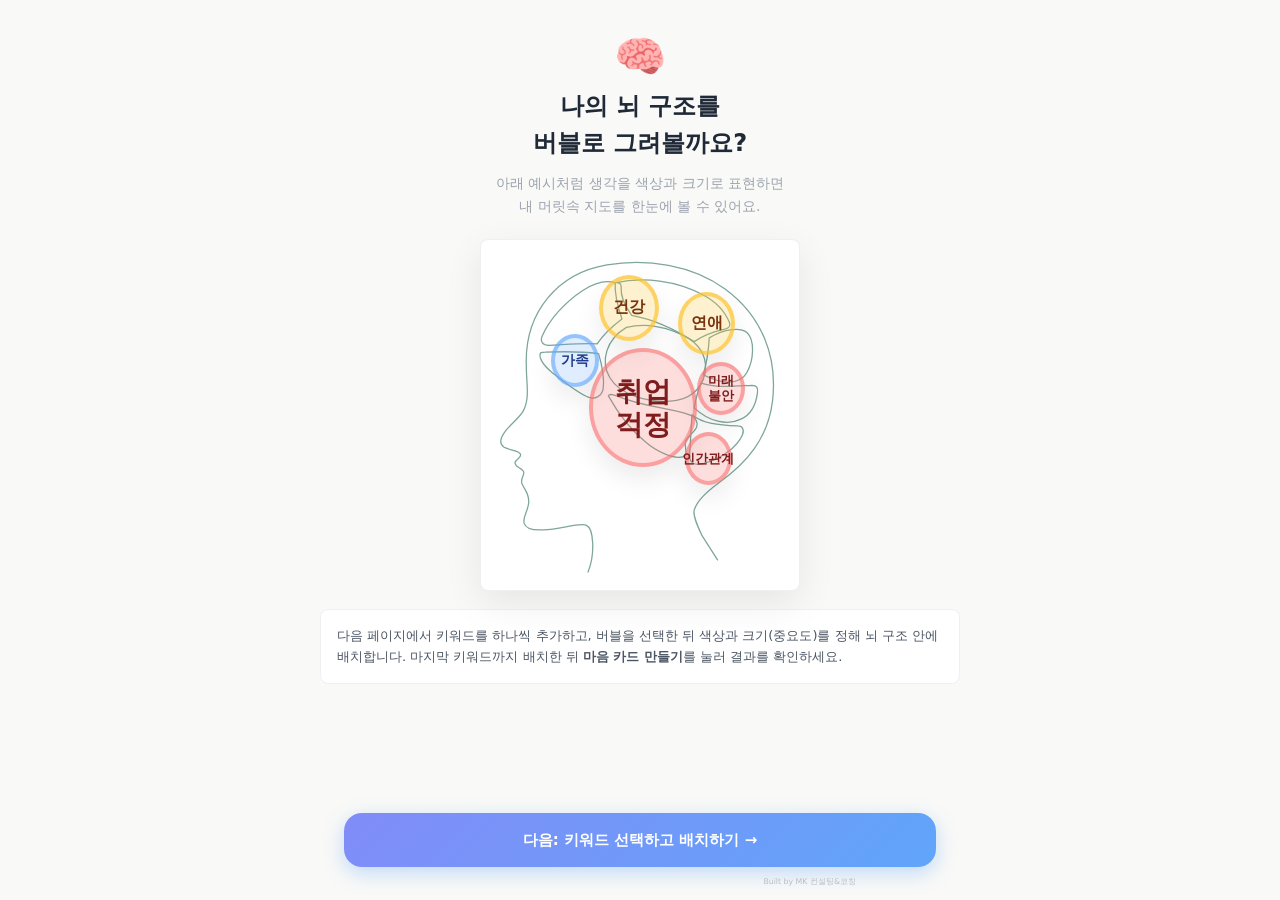
<file: tools/mind-card.html>
<!DOCTYPE html>
<html lang="ko">
<head>
<meta charset="UTF-8">
<meta name="viewport" content="width=device-width, initial-scale=1.0, maximum-scale=1.0, user-scalable=no">
<title>나의 뇌 구조 탐험기</title>
<style>
/* ============================================================
   RESET & ROOT
   ============================================================ */
*, *::before, *::after {
  margin: 0; padding: 0;
  box-sizing: border-box;
  -webkit-tap-highlight-color: transparent;
}

:root {
  --bg:        #F9F9F7;
  --red:       #F87171;
  --red-bg:    rgba(248,113,113,0.22);
  --red-dark:  #b91c1c;
  --blue:      #60A5FA;
  --blue-bg:   rgba(96,165,250,0.22);
  --blue-dark: #1d4ed8;
  --yellow:    #FBBF24;
  --yellow-bg: rgba(251,191,36,0.22);
  --yellow-dark:#92400e;
  --text:      #1f2937;
  --soft:      #9CA3AF;
  --card:      #FFFFFF;
  --border:    #E5E7EB;
  --shadow:    0 4px 24px rgba(0,0,0,0.07);
  --radius:    20px;
  --font:      'Apple SD Gothic Neo', 'Malgun Gothic', 'Noto Sans KR', system-ui, sans-serif;
}

html, body {
  width: 100%; height: 100%;
  overflow: hidden;
  background: var(--bg);
  font-family: var(--font);
  color: var(--text);
  -webkit-font-smoothing: antialiased;
}

/* ============================================================
   SCREEN SYSTEM  (all screens live in DOM; opacity toggles)
   ============================================================ */
.screen {
  position: fixed; inset: 0;
  display: flex;
  flex-direction: column;
  align-items: center;
  opacity: 0;
  pointer-events: none;
  transition: opacity 0.45s cubic-bezier(0.4,0,0.2,1);
  overflow: hidden;
  will-change: opacity;
}
.screen.active {
  opacity: 1;
  pointer-events: all;
}
.scroll-y {
  overflow-y: auto;
  -webkit-overflow-scrolling: touch;
  scrollbar-width: none;
}
.scroll-y::-webkit-scrollbar { display: none; }

/* ============================================================
   SHARED COMPONENTS
   ============================================================ */
.btn-primary {
  width: 100%;
  background: linear-gradient(135deg, #818cf8 0%, #60A5FA 100%);
  color: #fff;
  border: none; border-radius: 18px;
  padding: 17px;
  font-size: 15px; font-weight: 700; font-family: var(--font);
  cursor: pointer;
  box-shadow: 0 6px 20px rgba(96,165,250,0.38);
  transition: transform 0.15s, box-shadow 0.15s;
}
.btn-primary:not(:disabled):active {
  transform: scale(0.97);
  box-shadow: 0 2px 8px rgba(96,165,250,0.28);
}
.btn-primary:disabled {
  background: var(--border);
  color: var(--soft);
  box-shadow: none;
  cursor: not-allowed;
}

.btn-secondary {
  width: 100%;
  background: var(--card);
  color: var(--text);
  border: 1.5px solid var(--border);
  border-radius: 18px;
  padding: 16px;
  font-size: 15px; font-weight: 500; font-family: var(--font);
  cursor: pointer;
  transition: background 0.15s;
}
.btn-secondary:active { background: #f3f4f6; }

.nav-row {
  display: grid;
  grid-template-columns: 1fr 1.5fr;
  gap: 10px;
  width: 100%;
}

.nav-row.single {
  display: block;
}

.nav-row .btn-secondary,
.nav-row .btn-primary {
  min-height: 54px;
}

/* ============================================================
   STEP 1 — BRAINSTORMING
   ============================================================ */
#step1 { background: var(--bg); justify-content: flex-start; }
#step1 .inner { width: 100%; max-width: 480px; padding: 0 24px; }

.s1-hero {
  padding: 34px 24px 12px;
  text-align: center;
  width: 100%; max-width: 480px;
}
.s1-hero .brain-icon {
  font-size: 42px; line-height: 1;
  margin-bottom: 10px; display: block;
  animation: floatIcon 3s ease-in-out infinite;
}
@keyframes floatIcon {
  0%,100% { transform: translateY(0); }
  50% { transform: translateY(-8px); }
}
.s1-hero h1 {
  font-size: 19px; font-weight: 700;
  line-height: 1.55; color: var(--text);
  margin-bottom: 10px;
}
.s1-hero p {
  font-size: 12.5px; color: var(--soft);
  line-height: 1.65;
}

.example-card {
  width: calc(100% - 40px);
  max-width: 320px;
  aspect-ratio: 419 / 461;
  position: relative;
  flex-shrink: 0;
  margin: 8px auto 18px;
  background: #fff;
  border: 1px solid #eef0f2;
  border-radius: 8px;
  overflow: hidden;
  box-shadow: 0 12px 38px rgba(0,0,0,0.08);
}

.example-card svg,
.example-bubbles {
  position: absolute;
  inset: 0;
  width: 100%;
  height: 100%;
}

.example-bubble {
  position: absolute;
  border-radius: 50%;
  display: flex;
  align-items: center;
  justify-content: center;
  text-align: center;
  line-height: 1.18;
  font-weight: 800;
  word-break: keep-all;
  box-shadow: 0 12px 26px rgba(0,0,0,0.08);
}

.example-bubble.blue {
  background: rgba(96,165,250,0.20);
  border: 4px solid rgba(96,165,250,0.58);
  color: #1e3a8a;
}
.example-bubble.red {
  background: rgba(248,113,113,0.24);
  border: 4px solid rgba(248,113,113,0.56);
  color: #7f1d1d;
}
.example-bubble.yellow {
  background: rgba(251,191,36,0.22);
  border: 4px solid rgba(251,191,36,0.62);
  color: #78350f;
}

.s1-guide-card {
  width: calc(100% - 48px);
  max-width: 432px;
  margin: 0 auto 10px;
  padding: 15px 16px;
  background: #fff;
  border: 1px solid #eef0f2;
  border-radius: 8px;
  color: #4b5563;
  font-size: 13px;
  line-height: 1.65;
}

.s1-input-row {
  display: flex; gap: 10px;
  margin: 20px 24px 6px;
  width: 100%; max-width: 480px;
}
.s1-input-row input {
  flex: 1;
  border: 2px solid var(--border); border-radius: 16px;
  padding: 14px 16px;
  font-size: 15px; font-family: var(--font);
  background: var(--card); color: var(--text);
  outline: none;
  transition: border-color 0.2s;
}
.s1-input-row input:focus { border-color: var(--blue); }
.s1-input-row input::placeholder { color: var(--soft); }

.btn-add {
  width: 52px; height: 52px;
  border-radius: 16px; border: none;
  background: var(--blue);
  color: #fff; font-size: 24px; line-height: 1;
  cursor: pointer;
  flex-shrink: 0;
  transition: transform 0.1s, background 0.15s;
  display: flex; align-items: center; justify-content: center;
}
.btn-add:active { transform: scale(0.9); }

.s1-hint {
  font-size: 11.5px; color: var(--soft);
  text-align: center;
  margin: 4px 24px 0;
  width: 100%; max-width: 480px;
}

.chips-wrap {
  display: flex; flex-wrap: wrap; gap: 8px;
  padding: 14px 24px;
  width: 100%; max-width: 480px;
  min-height: 52px;
}
.chip {
  display: flex; align-items: center; gap: 6px;
  background: var(--card); border: 1.5px solid var(--border);
  border-radius: 24px; padding: 8px 12px 8px 14px;
  font-size: 13.5px; font-weight: 500;
  animation: popIn 0.25s cubic-bezier(0.34,1.56,0.64,1);
}
.chip-del {
  width: 18px; height: 18px;
  border-radius: 50%; border: none;
  background: var(--border); color: var(--soft);
  cursor: pointer; font-size: 11px;
  display: flex; align-items: center; justify-content: center;
  transition: background 0.15s, color 0.15s;
}
.chip-del:hover { background: #fca5a5; color: #fff; }

.s1-suggestions {
  padding: 0 24px 12px;
  width: 100%; max-width: 480px;
}
.s1-suggestions .label {
  font-size: 11.5px; color: var(--soft);
  margin-bottom: 8px;
}
.sug-row {
  display: flex; flex-wrap: wrap; gap: 6px;
}
.sug-chip {
  background: var(--bg); border: 1.5px solid var(--border);
  border-radius: 20px; padding: 6px 12px;
  font-size: 12px; color: var(--soft);
  cursor: pointer; transition: all 0.15s;
}
.sug-chip:hover { border-color: var(--blue); color: var(--blue); background: rgba(96,165,250,0.06); }

.s1-footer {
  padding: 6px 24px 28px;
  width: 100%; max-width: 480px;
  margin-top: auto;
}

.s1-credit {
  width: calc(100% - 48px);
  max-width: 432px;
  margin: -18px auto 12px;
  text-align: right;
  font-size: 7.8px;
  line-height: 1.4;
  color: #b8bec7;
  letter-spacing: 0;
}

/* ============================================================
   STEP 2 — BRAIN CANVAS
   ============================================================ */
#step2 {
  background: var(--bg);
  justify-content: flex-start;
  overflow-y: auto;
  -webkit-overflow-scrolling: touch;
}

.s2-header {
  width: 100%; max-width: 480px;
  padding: 14px 20px 8px;
  display: flex; align-items: center; justify-content: space-between;
  flex-shrink: 0;
}

.s2-keyword-panel {
  width: 100%;
  max-width: 480px;
  padding: 0 20px 10px;
  flex-shrink: 0;
}

.s2-keyword-panel .s1-input-row {
  margin: 8px 0 6px;
  padding: 0;
}

.s2-keyword-panel .s1-hint,
.s2-keyword-panel .s1-suggestions,
.s2-keyword-panel .chips-wrap {
  margin-left: 0;
  margin-right: 0;
  padding-left: 0;
  padding-right: 0;
  max-width: none;
}

.s2-keyword-panel .chips-wrap {
  min-height: 44px;
  padding-top: 10px;
  padding-bottom: 8px;
}

.s2-flow-note {
  font-size: 12.5px;
  font-weight: 800;
  line-height: 1.55;
  color: var(--blue-dark);
  background: #fff;
  border: 1.5px solid rgba(96,165,250,0.28);
  border-radius: 8px;
  padding: 11px 12px;
}
.s2-guide { font-size: 12px; color: var(--soft); line-height: 1.5; }
.canvas-wrap {
  flex: 0 0 auto;
  width: 100%; max-width: 480px;
  height: min(520px, calc(100vw * 465 / 420));
  min-height: 360px;
  position: relative;
  overflow: hidden;
  touch-action: pan-y;
  background: var(--bg);
}

#brain-svg {
  position: absolute; inset: 0;
  width: 100%; height: 100%;
  pointer-events: none;
}
#result-card #brain-svg g {
  stroke: #7EA69A;
  stroke-width: 1.7;
  stroke-dasharray: none;
  opacity: 1;
}
#result-card #brain-svg g path:not(:first-child) {
  stroke: #B7BFBD;
  stroke-width: 1.05;
  stroke-dasharray: 4 7;
  opacity: 0.68;
}

#bubble-layer {
  position: absolute; inset: 0;
}

/* Bubble element */
.bbl {
  position: absolute;
  border-radius: 50%;
  display: flex; align-items: center; justify-content: center;
  text-align: center;
  cursor: grab;
  user-select: none;
  word-break: keep-all;
  font-weight: 600;
  line-height: 1.3;
  padding: 8px;
  transition:
    box-shadow 0.2s,
    border-color 0.25s,
    background 0.25s;
  touch-action: none;
  will-change: left, top;
}
.bbl.selected {
  box-shadow:
    0 0 0 3px #fff,
    0 0 0 5px rgba(99,102,241,0.55),
    0 8px 28px rgba(0,0,0,0.14);
  z-index: 20;
}
.bbl:active { cursor: grabbing; }

.controls-panel {
  width: 100%; max-width: 480px;
  background: var(--card);
  border-radius: 28px 28px 0 0;
  padding: 18px 22px 36px;
  box-shadow: 0 -4px 24px rgba(0,0,0,0.07);
  flex-shrink: 0;
}

.selected-label {
  font-size: 12px; color: var(--soft);
  text-align: center;
  margin-bottom: 12px;
  min-height: 16px;
  transition: color 0.2s;
}

.cp-row {
  display: flex; align-items: center; gap: 12px;
  margin-bottom: 14px;
}
.cp-label { font-size: 12px; color: var(--soft); white-space: nowrap; }

.color-dots {
  display: flex; gap: 10px; align-items: flex-start;
}
.color-group { display: flex; flex-direction: column; align-items: center; gap: 4px; }
.cdot {
  width: 38px; height: 38px;
  border-radius: 50%; cursor: pointer;
  border: 3px solid transparent;
  transition: transform 0.18s, border-color 0.18s;
}
.cdot.sel { border-color: var(--text); transform: scale(1.18); }
.cdot-label { font-size: 9.5px; color: var(--soft); text-align: center; }

.size-row {
  display: flex; align-items: center; gap: 10px;
  margin-bottom: 12px;
}
.size-row label { font-size: 12px; color: var(--soft); white-space: nowrap; }
.size-slider {
  flex: 1; -webkit-appearance: none;
  height: 4px; border-radius: 4px;
  background: var(--border); outline: none;
}
.size-slider::-webkit-slider-thumb {
  -webkit-appearance: none;
  width: 24px; height: 24px; border-radius: 50%;
  background: var(--blue);
  cursor: pointer;
  box-shadow: 0 2px 8px rgba(96,165,250,0.42);
}
.size-val { font-size: 12px; color: var(--soft); width: 28px; text-align: right; }

.cp-tip {
  font-size: 11px; color: var(--soft);
  text-align: center; margin-bottom: 14px;
}

.emotion-help {
  display: grid;
  gap: 6px;
  margin: -2px 0 14px;
  padding: 12px 14px;
  border: 1px solid #eef0f2;
  border-radius: 16px;
  background: #fbfbfa;
}
.emotion-help p {
  display: flex;
  align-items: flex-start;
  gap: 8px;
  font-size: 11.5px;
  line-height: 1.55;
  color: #6b7280;
}
.emotion-help i {
  width: 9px;
  height: 9px;
  border-radius: 50%;
  flex: 0 0 auto;
  margin-top: 5px;
}

/* ============================================================
   RESULT CARD
   ============================================================ */
#step4 { background: var(--bg); }
#step4 .scroll-y { width: 100%; }

.res-content {
  width: 100%; max-width: 480px;
  margin: 0 auto;
  padding: 36px 22px 48px;
}
.res-content h2 { font-size: 19px; font-weight: 700; text-align: center; margin-bottom: 4px; }
.res-date { font-size: 12px; color: var(--soft); text-align: center; margin-bottom: 22px; }
.res-guide {
  max-width: 420px;
  margin: -8px auto 18px;
  font-size: 12.5px;
  line-height: 1.6;
  color: #6b7280;
  text-align: center;
}

#result-card {
  background: var(--card);
  border-radius: 26px;
  overflow: hidden;
  box-shadow: 0 10px 48px rgba(0,0,0,0.11);
  margin-bottom: 22px;
}

.res-canvas-wrap {
  width: 100%; position: relative;
  background: var(--bg);
}
.res-canvas-inner {
  position: absolute; inset: 0;
  overflow: hidden;
}

.res-actions { display: flex; flex-direction: column; gap: 10px; }

/* ============================================================
   RESPONSIVE MODES — mobile app feel, tablet comfort, laptop workspace
   ============================================================ */
@media (min-width: 600px) and (max-width: 899px) {
  .s1-hero,
  .s1-footer,
  .s2-header,
  .s2-keyword-panel,
  .canvas-wrap,
  .controls-panel,
  .ref-content,
  .res-content {
    max-width: 560px;
  }

  .example-card { max-width: 320px; }
  .canvas-wrap { height: min(610px, calc(100vw * 465 / 420)); }
}

@media (min-width: 900px) {
  .s1-hero { max-width: 760px; padding-top: 36px; }
  .s1-hero h1 { font-size: 24px; }
  .s1-hero p { font-size: 14px; }
  .example-card { max-width: 320px; }
  .s1-guide-card,
  .s1-footer { max-width: 640px; }

  #step2.active {
    display: grid;
    grid-template-columns: minmax(330px, 390px) minmax(500px, 620px);
    grid-template-rows: auto auto 1fr;
    column-gap: 28px;
    align-items: start;
    justify-content: center;
    padding: 22px 28px 38px;
    overflow-y: auto;
  }

  #step2 .s2-header {
    grid-column: 1 / -1;
    max-width: 1038px;
    padding: 0 0 14px;
  }

  #step2 .s2-keyword-panel {
    grid-column: 1;
    grid-row: 2;
    max-width: none;
    padding: 0;
  }

  #step2 .canvas-wrap {
    grid-column: 2;
    grid-row: 2 / span 2;
    width: 100%;
    max-width: 620px;
    height: min(68vh, 686px);
    min-height: 520px;
  }

  #step2 .controls-panel {
    grid-column: 1;
    grid-row: 3;
    max-width: none;
    margin-top: 14px;
    border-radius: 8px;
    box-shadow: var(--shadow);
    padding-bottom: 22px;
  }

  .res-content {
    max-width: 620px;
  }
}

/* ============================================================
   ANIMATIONS
   ============================================================ */
@keyframes popIn {
  from { transform: scale(0.6); opacity: 0; }
  to   { transform: scale(1);   opacity: 1; }
}
@keyframes bubbleIn {
  0%   { transform: scale(0); opacity: 0; }
  65%  { transform: scale(1.12); }
  100% { transform: scale(1);   opacity: 1; }
}
.bbl-enter { animation: bubbleIn 0.38s cubic-bezier(0.34,1.56,0.64,1) forwards; }

/* ============================================================
   TOAST
   ============================================================ */
#toast {
  position: fixed; bottom: 110px;
  left: 50%; transform: translateX(-50%) translateY(16px);
  background: rgba(31,41,55,0.88);
  color: #fff; font-size: 13px;
  padding: 10px 20px; border-radius: 24px;
  opacity: 0; transition: all 0.3s;
  z-index: 9999; white-space: nowrap;
  pointer-events: none;
}
#toast.show {
  opacity: 1; transform: translateX(-50%) translateY(0);
}
</style>
</head>
<body>

<!-- ====================== STEP 1: EXAMPLE GUIDE ====================== -->
<div id="step1" class="screen active scroll-y">
  <div class="s1-hero">
    <span class="brain-icon">🧠</span>
    <h1>나의 뇌 구조를<br>버블로 그려볼까요?</h1>
    <p>아래 예시처럼 생각을 색상과 크기로 표현하면<br>내 머릿속 지도를 한눈에 볼 수 있어요.</p>
  </div>

  <div class="example-card" id="example-ref">
    <div class="example-bubbles" aria-label="완성 예시">
      <div class="example-bubble blue" style="left:22%;top:27%;width:15%;height:15%;font-size:clamp(10px,2.8vw,14px);">가족</div>
      <div class="example-bubble yellow" style="left:37%;top:10%;width:19%;height:19%;font-size:clamp(11px,3.2vw,16px);">건강</div>
      <div class="example-bubble yellow" style="left:62%;top:15%;width:18%;height:18%;font-size:clamp(11px,3.1vw,16px);">연애</div>
      <div class="example-bubble red" style="left:34%;top:31%;width:34%;height:34%;font-size:clamp(20px,6vw,28px);">취업 걱정</div>
      <div class="example-bubble red" style="left:68%;top:35%;width:15%;height:15%;font-size:clamp(10px,2.6vw,13px);">미래<br>불안</div>
      <div class="example-bubble red" style="left:64%;top:55%;width:15%;height:15%;font-size:clamp(10px,2.6vw,13px);">인간관계</div>
    </div>
  </div>

  <div class="s1-guide-card">
    다음 페이지에서 키워드를 하나씩 추가하고, 버블을 선택한 뒤 색상과 크기(중요도)를 정해 뇌 구조 안에 배치합니다. 마지막 키워드까지 배치한 뒤 <strong>마음 카드 만들기</strong>를 눌러 결과를 확인하세요.
  </div>

  <div class="s1-footer">
    <div class="nav-row single">
      <button class="btn-primary" onclick="goToStep2()">
        다음: 키워드 선택하고 배치하기 →
      </button>
    </div>
  </div>
  <div class="s1-credit">Built by MK 컨설팅&amp;코칭</div>
</div>

<!-- ====================== STEP 2: BRAIN CANVAS ====================== -->
<div id="step2" class="screen">
  <div class="s2-header">
    <div class="s2-guide">생각 배치하기</div>
  </div>

  <div class="s2-keyword-panel">
    <div class="s2-flow-note">
      키워드를 하나 추가하면 뇌 안에 버블이 생깁니다. 버블을 드래그해 위치를 잡고, 아래에서 색상과 크기(중요도)를 조절하세요.
    </div>

    <div class="s1-input-row">
      <input type="text" id="kw-input" placeholder="생각을 적어보세요…" maxlength="12" autocomplete="off">
      <button class="btn-add" id="btn-add" onclick="addKeyword()">＋</button>
    </div>
    <p class="s1-hint">정답은 없습니다. 아주 작고 사소한 것도 괜찮아요 (최대 8개)</p>

    <div class="chips-wrap" id="chips-wrap"></div>

    <div class="s1-suggestions">
      <p class="label">자주 떠오르는 주제 예시 ✨</p>
      <div class="sug-row" id="sug-row">
        <span class="sug-chip" onclick="addSugg('취업 걱정')">취업 걱정</span>
        <span class="sug-chip" onclick="addSugg('인간관계')">인간관계</span>
        <span class="sug-chip" onclick="addSugg('건강')">건강</span>
        <span class="sug-chip" onclick="addSugg('돈')">돈</span>
        <span class="sug-chip" onclick="addSugg('미래 불안')">미래 불안</span>
        <span class="sug-chip" onclick="addSugg('가족')">가족</span>
        <span class="sug-chip" onclick="addSugg('자존감')">자존감</span>
        <span class="sug-chip" onclick="addSugg('공부')">공부</span>
        <span class="sug-chip" onclick="addSugg('연애')">연애</span>
        <span class="sug-chip" onclick="addSugg('체중')">체중</span>
      </div>
    </div>
  </div>

  <div class="canvas-wrap" id="canvas-wrap">
    <!-- Brain SVG — traced to the supplied 419×461 reference image -->
    <svg id="brain-svg" viewBox="0 0 420 465" xmlns="http://www.w3.org/2000/svg"
         preserveAspectRatio="xMidYMid meet">
      <g fill="none" stroke="#7EA69A" stroke-width="1.7" stroke-linecap="round" stroke-linejoin="round">
        <path d="M141 441 C151 416 148 383 139 379 C130 375 105 384 82 385 C66 386 58 383 56 376 C54 369 61 360 62 350 C64 337 55 330 53 323 C51 316 58 311 55 307 C52 302 44 302 44 296 C44 291 54 289 51 284 C48 279 35 279 29 275 C22 270 25 262 32 253 C39 244 50 236 55 227 C64 210 59 190 59 168 C56 96 101 44 166 33 C219 24 279 33 323 65 C372 101 393 155 386 214 C380 264 351 297 314 323 C299 334 285 347 282 359 C280 366 286 379 292 392 L313 425"/>

        <path d="M177 57 C214 48 259 54 294 73 C311 82 323 95 329 110 C330 114 328 117 324 118 C310 121 295 126 282 135 C254 117 226 105 199 100 C190 88 184 75 185 62 C185 58 182 56 177 57 Z"/>
        <path d="M177 57 C168 54 153 55 134 67 C111 82 89 106 80 128 C77 135 81 140 89 140 C111 139 133 137 153 138 C162 125 174 114 186 105 C181 90 176 74 177 57 Z"/>
        <path d="M78 150 C75 155 80 165 92 175 C111 190 128 204 142 209 C151 212 159 207 161 198 C163 184 160 168 155 151 C133 148 108 148 84 149 C82 149 80 149 78 150 Z"/>
        <path d="M192 116 C218 110 249 115 275 131 C292 142 300 159 296 178 C292 199 274 213 250 214 C218 216 183 205 170 183 C157 161 165 132 192 116 Z"/>
        <path d="M302 130 C320 119 342 115 352 123 C363 133 361 160 352 176 C342 194 317 191 294 179 C299 163 301 146 302 130 Z"/>
        <path d="M291 190 C313 197 337 194 359 193 C365 193 367 196 366 203 C364 219 357 232 344 238 C326 247 301 241 282 223 C284 212 287 200 291 190 Z"/>
        <path d="M279 232 C294 244 313 246 340 247 C346 247 349 252 346 259 C339 275 318 291 294 297 C282 300 275 296 276 285 C277 266 278 249 279 232 Z"/>
        <path d="M168 207 C178 225 194 249 217 268 C233 282 255 291 267 288 C274 287 270 278 270 270 C270 263 281 257 285 249 C288 241 283 234 272 231 C243 222 212 221 179 207 C173 205 169 204 168 207 Z"/>
      </g>
    </svg>

    <!-- Bubble layer -->
    <div id="bubble-layer"></div>
  </div>

  <!-- Controls panel -->
  <div class="controls-panel">
    <div class="selected-label" id="sel-label">버블을 탭하여 선택해 보세요</div>

    <div class="cp-row">
      <span class="cp-label">감정 색상</span>
      <div class="color-dots">
        <div class="color-group">
          <div class="cdot sel" style="background:#F87171" data-c="#F87171"
               onclick="pickColor('#F87171',this)" title="걱정/스트레스"></div>
          <span class="cdot-label">걱정</span>
        </div>
        <div class="color-group">
          <div class="cdot" style="background:#60A5FA" data-c="#60A5FA"
               onclick="pickColor('#60A5FA',this)" title="긍정/희망"></div>
          <span class="cdot-label">긍정</span>
        </div>
        <div class="color-group">
          <div class="cdot" style="background:#FBBF24" data-c="#FBBF24"
               onclick="pickColor('#FBBF24',this)" title="모호/미결정"></div>
          <span class="cdot-label">모호</span>
        </div>
      </div>
    </div>

    <div class="emotion-help" aria-label="감정 색상 예시 설명">
      <p><i style="background:#60A5FA"></i><span><strong>파랑:</strong> 긍정적인 것, 기쁜 것, 힘이 되는 것 (이성적, 차분함)</span></p>
      <p><i style="background:#F87171"></i><span><strong>빨강:</strong> 걱정, 스트레스, 두려움, 부담되는 것 (에너지 강도가 높음)</span></p>
      <p><i style="background:#FBBF24"></i><span><strong>노랑:</strong> 아직 모르겠는 것, 애매한 것, 결정하지 못한 것 (희망/불안 공존)</span></p>
    </div>

    <div class="size-row">
      <label>크기 (중요도)</label>
      <input type="range" class="size-slider" id="size-slider"
             min="30" max="150" value="65" oninput="pickSize(this.value)">
      <span class="size-val" id="size-val">65</span>
    </div>

    <p class="cp-tip">💡 에너지를 많이 쓰는 생각일수록 크게 키워보세요</p>
    <div class="nav-row">
      <button class="btn-secondary" onclick="goToStep1()">← 이전</button>
      <button class="btn-primary" onclick="goToStep4()">다음: 마음 카드 만들기 →</button>
    </div>
  </div>
</div>

<!-- ====================== STEP 4: RESULT CARD ====================== -->
<div id="step4" class="screen">
  <div class="scroll-y" style="width:100%;flex:1;">
    <div class="res-content">
      <h2>🌟 오늘의 마음 카드</h2>
      <p class="res-date" id="res-date"></p>
      <p class="res-guide">'나의 마음을 들여다보세요.' 수정을 원하시면 이전 페이지로 돌아가고, 확정하셨으면 이미지로 저장하세요.</p>

      <div id="result-card">
        <div class="res-canvas-wrap" id="res-canvas-wrap">
          <div class="res-canvas-inner" id="res-canvas-inner"></div>
        </div>
      </div>

      <div class="res-actions">
        <button class="btn-primary" onclick="saveImage()">📸 이미지로 저장하기</button>
        <div class="nav-row">
          <button class="btn-secondary" onclick="goToStep2()">수정 (이전 페이지)</button>
          <button class="btn-secondary" onclick="resetAll()">🔄 다시 그리기</button>
        </div>
      </div>
    </div>
  </div>
</div>

<div id="toast"></div>

<script>
/* ============================================================
   STATE
   ============================================================ */
const S = {
  keywords: [],
  bubbles: [],
  selId: null,
  color: '#F87171',
  nextId: 0,
};

/* ============================================================
   BRAIN BOUNDARY — fractions of SVG viewBox (420×465)
   Matches the inner brain area of the supplied reference image.
   getBrain() accounts for xMidYMid meet letterboxing.
   ============================================================ */
const BRAIN_F = { cx: 229/420, cy: 176/465, rx: 145/420, ry: 119/465 };
const SVG_VW = 420, SVG_VH = 465; // viewBox dimensions

function getBrain() {
  const wrap = document.getElementById('canvas-wrap');
  const W = wrap.offsetWidth, H = wrap.offsetHeight;

  // Compute where the SVG is rendered inside canvas-wrap (xMidYMid meet)
  const svgAR = SVG_VW / SVG_VH, wrapAR = W / H;
  let rW, rH, ox, oy;
  if (wrapAR > svgAR) {           // canvas wider → pillarbox left/right
    rH = H; rW = H * svgAR;
    ox = (W - rW) / 2; oy = 0;
  } else {                         // canvas taller → letterbox top/bottom
    rW = W; rH = W / svgAR;
    ox = 0; oy = (H - rH) / 2;
  }

  return {
    cx: BRAIN_F.cx * rW + ox,
    cy: BRAIN_F.cy * rH + oy,
    rx: BRAIN_F.rx * rW,
    ry: BRAIN_F.ry * rH,
    W, H
  };
}

function clamp(x, y, r) {
  const b = getBrain();
  const mrx = Math.max(1, b.rx - r), mry = Math.max(1, b.ry - r);
  const dx = (x - b.cx) / mrx, dy = (y - b.cy) / mry;
  const d = Math.sqrt(dx*dx + dy*dy);
  if (d <= 1) return { x, y };
  return { x: b.cx + (dx/d)*mrx, y: b.cy + (dy/d)*mry };
}

function randInBrain(r) {
  const b = getBrain();
  let x, y, tries = 0;
  do {
    const ang = Math.random() * Math.PI * 2;
    const t   = Math.sqrt(Math.random()) * 0.82;
    x = b.cx + Math.cos(ang) * (b.rx - r) * t;
    y = b.cy + Math.sin(ang) * (b.ry - r) * t;
    tries++;
  } while (tries < 60 && !inBrain(x, y, r));
  return { x, y };
}

function inBrain(x, y, r) {
  const b = getBrain();
  const mrx = b.rx - r, mry = b.ry - r;
  if (mrx < 0 || mry < 0) return false;
  const dx = (x - b.cx)/mrx, dy = (y - b.cy)/mry;
  return dx*dx + dy*dy <= 1;
}

function resolveAll(movedId) {
  const moved = S.bubbles.find(b => b.id === movedId);
  if (!moved) return;
  for (let pass = 0; pass < 6; pass++) {
    for (const other of S.bubbles) {
      if (other.id === movedId) continue;
      const dx = moved.x - other.x, dy = moved.y - other.y;
      const dist = Math.sqrt(dx*dx + dy*dy);
      const min  = moved.size/2 + other.size/2 + 5;
      if (dist < min && dist > 0.01) {
        const ang = Math.atan2(dy, dx);
        const c   = clamp(other.x + Math.cos(ang)*min, other.y + Math.sin(ang)*min, moved.size/2);
        moved.x = c.x; moved.y = c.y;
      }
    }
  }
}

/* ============================================================
   UTILITIES
   ============================================================ */
function hexRgba(hex, a) {
  const r=parseInt(hex.slice(1,3),16), g=parseInt(hex.slice(3,5),16), b=parseInt(hex.slice(5,7),16);
  return `rgba(${r},${g},${b},${a})`;
}

const COLOR_MAP = {
  '#F87171': { bg: 'rgba(248,113,113,0.22)', text: '#7f1d1d', border: '#fca5a5' },
  '#60A5FA': { bg: 'rgba(96,165,250,0.22)',  text: '#1e3a8a', border: '#93c5fd' },
  '#FBBF24': { bg: 'rgba(251,191,36,0.22)',  text: '#78350f', border: '#fcd34d' },
};

function bStyle(bubble) {
  return COLOR_MAP[bubble.color] || COLOR_MAP['#F87171'];
}

function toast(msg, dur=2500) {
  const el = document.getElementById('toast');
  el.textContent = msg;
  el.classList.add('show');
  clearTimeout(el._t);
  el._t = setTimeout(() => el.classList.remove('show'), dur);
}

function today() {
  const d = new Date();
  return `${d.getFullYear()}년 ${d.getMonth()+1}월 ${d.getDate()}일`;
}

function fileDate() {
  const d = new Date();
  const mm = String(d.getMonth() + 1).padStart(2, '0');
  const dd = String(d.getDate()).padStart(2, '0');
  return `${d.getFullYear()}.${mm}.${dd}`;
}

function escapeHTML(value) {
  return String(value).replace(/[&<>"']/g, ch => ({
    '&': '&amp;',
    '<': '&lt;',
    '>': '&gt;',
    '"': '&quot;',
    "'": '&#39;'
  }[ch]));
}

/* ============================================================
   SCREEN TRANSITIONS
   ============================================================ */
function showScreen(id) {
  document.querySelectorAll('.screen').forEach(s => s.classList.remove('active'));
  const screen = document.getElementById(id);
  screen.classList.add('active');
  screen.scrollTop = 0;
}

function isStep2Active() {
  return document.getElementById('step2').classList.contains('active');
}

function renderExampleRef() {
  const ref = document.getElementById('example-ref');
  const brain = document.getElementById('brain-svg');
  if (!ref || !brain || ref.querySelector('svg')) return;
  const svgClone = brain.cloneNode(true);
  svgClone.removeAttribute('id');
  svgClone.setAttribute('aria-hidden', 'true');
  ref.insertBefore(svgClone, ref.firstChild);
}

function goToStep1() {
  showScreen('step1');
}

/* ============================================================
   STEP 1 — KEYWORD INPUT
   ============================================================ */
document.getElementById('kw-input').addEventListener('keydown', e => {
  if (e.key === 'Enter') addKeyword();
});

function addKeyword(text) {
  const inp = document.getElementById('kw-input');
  const kw  = (text !== undefined ? text : inp.value).trim();
  if (!kw) return;
  if (S.keywords.length >= 8) { toast('최대 8개까지 추가할 수 있어요 😊'); return; }
  if (S.keywords.includes(kw)) { toast('이미 추가된 생각이에요'); if (!text) inp.value = ''; return; }
  S.keywords.push(kw);
  if (text === undefined) inp.value = '';
  renderChips();
  if (isStep2Active()) {
    requestAnimationFrame(() => {
      const created = createBubble(kw);
      renderBubbles();
      if (created) selectBubble(created.id);
      toast(`"${kw}" 버블이 생겼어요. 위치를 잡아보세요.`);
    });
  }
}

function addSugg(t) { addKeyword(t); }

function removeKw(kw) {
  const idx = S.keywords.indexOf(kw);
  S.keywords = S.keywords.filter(k => k !== kw);
  if (idx >= 0) {
    S.bubbles = S.bubbles.filter(b => b.text !== kw);
    if (S.selId && !S.bubbles.some(b => b.id === S.selId)) S.selId = S.bubbles[0]?.id || null;
    renderBubbles();
    if (S.selId) selectBubble(S.selId);
  }
  renderChips();
}

function renderChips() {
  document.getElementById('chips-wrap').innerHTML =
    S.keywords.map(kw =>
      `<div class="chip" onclick="selectBubbleByText('${kw.replace(/'/g,"\\'")}')">
        ${kw}
        <button class="chip-del" onclick="event.stopPropagation();removeKw('${kw.replace(/'/g,"\\'")}')">✕</button>
      </div>`
    ).join('');
}

/* ============================================================
   STEP 2 — BUBBLE CANVAS
   ============================================================ */
function goToStep2() {
  showScreen('step2');
  requestAnimationFrame(() => requestAnimationFrame(() => {
    if (S.bubbles.length === 0 && S.keywords.length > 0) initBubbles();
    renderBubbles();
    if (S.selId) selectBubble(S.selId);
  }));
}

function initBubbles() {
  S.bubbles = S.keywords.map(kw => makeBubble(kw));
  // Initial overlap pass
  for (let p = 0; p < 15; p++)
    for (const b of S.bubbles) resolveAll(b.id);
  if (!S.selId && S.bubbles[0]) S.selId = S.bubbles[0].id;
}

function makeBubble(kw) {
  const size = 65;
  const pos  = randInBrain(size / 2);
  return { id: `b${S.nextId++}`, text: kw, size, color: S.color || '#F87171', x: pos.x, y: pos.y };
}

function createBubble(kw) {
  if (S.bubbles.some(b => b.text === kw)) return null;
  const b = makeBubble(kw);
  S.bubbles.push(b);
  resolveAll(b.id);
  S.selId = b.id;
  return b;
}

function renderBubbles() {
  const layer = document.getElementById('bubble-layer');
  layer.innerHTML = '';
  S.bubbles.forEach((b, i) => {
    const el = makeBubbleEl(b);
    el.style.animationDelay = `${i * 55}ms`;
    el.classList.add('bbl-enter');
    layer.appendChild(el);
  });
}

function makeBubbleEl(b) {
  const el  = document.createElement('div');
  el.className = 'bbl' + (b.id === S.selId ? ' selected' : '');
  el.id = 'bbl-' + b.id;
  applyBblStyle(el, b);

  el.addEventListener('mousedown',  e => dragStart(e, b.id));
  el.addEventListener('touchstart', e => dragStart(e, b.id), { passive: false });
  return el;
}

function applyBblStyle(el, b) {
  const r    = b.size / 2;
  const sty  = bStyle(b);
  const fs   = Math.max(9, Math.min(b.size * 0.195, 16));
  el.style.cssText = `
    width:${b.size}px; height:${b.size}px;
    left:${b.x - r}px; top:${b.y - r}px;
    background:${sty.bg};
    border: 4px solid ${sty.border};
    color:${sty.text};
    font-size:${fs}px;
  `;
  el.textContent = b.text;
}

function updateBblEl(b) {
  const el = document.getElementById('bbl-' + b.id);
  if (el) applyBblStyle(el, b);
}

function selectBubble(id) {
  S.selId = id;
  const b = S.bubbles.find(x => x.id === id);
  if (b) {
    document.getElementById('size-slider').value = b.size;
    document.getElementById('size-val').textContent = b.size;
    S.color = b.color;
    document.querySelectorAll('.cdot').forEach(d => d.classList.toggle('sel', d.dataset.c === b.color));
    document.getElementById('sel-label').textContent = `"${b.text}" 편집 중`;
  }
  document.querySelectorAll('.bbl').forEach(el => {
    el.classList.toggle('selected', el.id === 'bbl-' + id);
  });
}

function selectBubbleByText(text) {
  const b = S.bubbles.find(x => x.text === text);
  if (b) selectBubble(b.id);
}

/* ---------- DRAG ---------- */
let drag = { on: false, id: null, sx: 0, sy: 0, bx: 0, by: 0 };

function dragStart(e, id) {
  e.preventDefault(); e.stopPropagation();
  selectBubble(id);
  const t   = e.touches ? e.touches[0] : e;
  const rc  = document.getElementById('canvas-wrap').getBoundingClientRect();
  const b   = S.bubbles.find(x => x.id === id);
  drag = { on: true, id, sx: t.clientX - rc.left, sy: t.clientY - rc.top, bx: b.x, by: b.y };
}

document.addEventListener('mousemove', onDragMove);
document.addEventListener('touchmove', onDragMove, { passive: false });
document.addEventListener('mouseup',   onDragEnd);
document.addEventListener('touchend',  onDragEnd);

function onDragMove(e) {
  if (!drag.on) return;
  const t  = e.touches ? e.touches[0] : e;
  const rc = document.getElementById('canvas-wrap').getBoundingClientRect();
  const x  = t.clientX - rc.left, y = t.clientY - rc.top;
  const b  = S.bubbles.find(x => x.id === drag.id);
  if (!b) return;
  if (e.cancelable) e.preventDefault();

  const c  = clamp(drag.bx + x - drag.sx, drag.by + y - drag.sy, b.size/2);
  b.x = c.x; b.y = c.y;
  resolveAll(drag.id);
  S.bubbles.forEach(bbl => updateBblEl(bbl));
}

function onDragEnd() { drag.on = false; }

/* ---------- CONTROLS ---------- */
function pickColor(c, el) {
  S.color = c;
  document.querySelectorAll('.cdot').forEach(d => d.classList.remove('sel'));
  el.classList.add('sel');
  if (S.selId) {
    const b = S.bubbles.find(x => x.id === S.selId);
    if (b) {
      b.color = c;
      updateBblEl(b);
      // Pop animation
      const bel = document.getElementById('bbl-' + b.id);
      if (bel) {
        bel.style.transform = 'scale(1.25)';
        setTimeout(() => { bel.style.transform = ''; }, 220);
      }
    }
  }
}

function pickSize(val) {
  document.getElementById('size-val').textContent = val;
  if (!S.selId) return;
  const b = S.bubbles.find(x => x.id === S.selId);
  if (!b) return;
  b.size = parseInt(val);
  const c = clamp(b.x, b.y, b.size/2);
  b.x = c.x; b.y = c.y;
  resolveAll(S.selId);
  S.bubbles.forEach(bbl => updateBblEl(bbl));
}

/* ============================================================
   RESULT CARD
   ============================================================ */
let _origW = 0, _origH = 0;

function captureCanvasSize() {
  const canvas = document.getElementById('canvas-wrap');
  _origW = canvas.offsetWidth;
  _origH = canvas.offsetHeight;
}

function goToStep4() {
  if (S.bubbles.length === 0) {
    toast('적어도 1개 이상의 생각을 적어주세요.');
    return;
  }
  const counts = {};
  S.bubbles.forEach(b => { counts[b.color] = (counts[b.color]||0)+1; });
  const dominant = Object.entries(counts).sort((a,b)=>b[1]-a[1])[0];
  if (dominant) {
    const labels = { '#F87171':'빨강', '#60A5FA':'파랑', '#FBBF24':'노랑' };
    if (dominant[1] >= Math.ceil(S.bubbles.length * 0.6)) {
      const c = labels[dominant[0]];
      if (c) toast(`머릿속에 ${c}의 에너지가 가득 차 있군요. 잠시 숨을 고르고 바라보세요.`, 3500);
    }
  }
  captureCanvasSize();
  if (!_origW || !_origH) captureCanvasSize();

  document.getElementById('res-date').textContent = today();

  showScreen('step4');
  requestAnimationFrame(() => renderResultCard());
}

function renderResultCard() {
  const inner = document.getElementById('res-canvas-inner');
  const wrap  = document.getElementById('res-canvas-wrap');
  const innerW = wrap.offsetWidth;

  // Set aspect-ratio-based height
  const ratio = _origH / (_origW || 1);
  wrap.style.paddingBottom = `${ratio * 100}%`;

  // Clone brain SVG
  inner.innerHTML = '';
  const svgCl = document.getElementById('brain-svg').cloneNode(true);
  svgCl.style.cssText = 'position:absolute;inset:0;width:100%;height:100%;pointer-events:none;';
  inner.appendChild(svgCl);

  // Scale factor
  const scale = innerW / (_origW || 1);

  // Render bubbles
  S.bubbles.forEach(b => {
    const el  = document.createElement('div');
    const sz  = b.size * scale;
    const r   = sz / 2;
    const x   = b.x * scale;
    const y   = b.y * scale;
    const sty = bStyle(b);
    const fs  = Math.max(8, Math.min(sz * 0.195, 14));
    el.style.cssText = `
      position:absolute;
      width:${sz}px;height:${sz}px;
      left:${x-r}px;top:${y-r}px;
      border-radius:50%;
      background:${sty.bg};
      border:4px solid ${sty.border};
      color:${sty.text};
      font-size:${fs}px;font-weight:600;
      display:flex;align-items:center;justify-content:center;
      text-align:center;word-break:keep-all;padding:5px;
      font-family:${getComputedStyle(document.body).fontFamily};
    `;
    el.textContent = b.text;
    inner.appendChild(el);
  });
}

/* ============================================================
   EXPORT
   ============================================================ */
function drawRoundRect(ctx, x, y, w, h, r) {
  const rr = Math.min(r, w / 2, h / 2);
  ctx.beginPath();
  ctx.moveTo(x + rr, y);
  ctx.arcTo(x + w, y, x + w, y + h, rr);
  ctx.arcTo(x + w, y + h, x, y + h, rr);
  ctx.arcTo(x, y + h, x, y, rr);
  ctx.arcTo(x, y, x + w, y, rr);
  ctx.closePath();
}

function wrapCanvasText(ctx, text, x, y, maxWidth, lineHeight, maxLines = 4) {
  const chars = String(text || '').split('');
  const lines = [];
  let line = '';
  for (const ch of chars) {
    const next = line + ch;
    if (ctx.measureText(next).width > maxWidth && line) {
      lines.push(line);
      line = ch.trimStart();
      if (lines.length >= maxLines) break;
    } else {
      line = next;
    }
  }
  if (line && lines.length < maxLines) lines.push(line);
  lines.forEach((ln, i) => ctx.fillText(ln, x, y + i * lineHeight));
  return lines.length * lineHeight;
}

function drawCenteredWrappedText(ctx, text, cx, cy, maxWidth, lineHeight, maxLines = 2) {
  const chars = String(text || '').split('');
  const lines = [];
  let line = '';
  for (const ch of chars) {
    const next = line + ch;
    if (ctx.measureText(next).width > maxWidth && line) {
      lines.push(line);
      line = ch.trimStart();
      if (lines.length >= maxLines) break;
    } else {
      line = next;
    }
  }
  if (line && lines.length < maxLines) lines.push(line);
  const startY = cy - ((lines.length - 1) * lineHeight) / 2;
  lines.forEach((ln, i) => ctx.fillText(ln, cx, startY + i * lineHeight));
}

function loadSvgImage() {
  return new Promise((resolve, reject) => {
    const svg = document.getElementById('brain-svg').cloneNode(true);
    svg.setAttribute('width', SVG_VW);
    svg.setAttribute('height', SVG_VH);
    const src = 'data:image/svg+xml;charset=utf-8,' +
      encodeURIComponent(new XMLSerializer().serializeToString(svg));
    const img = new Image();
    img.onload = () => resolve(img);
    img.onerror = reject;
    img.src = src;
  });
}

const BRAIN_PATHS = [
  "M141 441 C151 416 148 383 139 379 C130 375 105 384 82 385 C66 386 58 383 56 376 C54 369 61 360 62 350 C64 337 55 330 53 323 C51 316 58 311 55 307 C52 302 44 302 44 296 C44 291 54 289 51 284 C48 279 35 279 29 275 C22 270 25 262 32 253 C39 244 50 236 55 227 C64 210 59 190 59 168 C56 96 101 44 166 33 C219 24 279 33 323 65 C372 101 393 155 386 214 C380 264 351 297 314 323 C299 334 285 347 282 359 C280 366 286 379 292 392 L313 425",
  "M177 57 C214 48 259 54 294 73 C311 82 323 95 329 110 C330 114 328 117 324 118 C310 121 295 126 282 135 C254 117 226 105 199 100 C190 88 184 75 185 62 C185 58 182 56 177 57 Z",
  "M177 57 C168 54 153 55 134 67 C111 82 89 106 80 128 C77 135 81 140 89 140 C111 139 133 137 153 138 C162 125 174 114 186 105 C181 90 176 74 177 57 Z",
  "M78 150 C75 155 80 165 92 175 C111 190 128 204 142 209 C151 212 159 207 161 198 C163 184 160 168 155 151 C133 148 108 148 84 149 C82 149 80 149 78 150 Z",
  "M192 116 C218 110 249 115 275 131 C292 142 300 159 296 178 C292 199 274 213 250 214 C218 216 183 205 170 183 C157 161 165 132 192 116 Z",
  "M302 130 C320 119 342 115 352 123 C363 133 361 160 352 176 C342 194 317 191 294 179 C299 163 301 146 302 130 Z",
  "M291 190 C313 197 337 194 359 193 C365 193 367 196 366 203 C364 219 357 232 344 238 C326 247 301 241 282 223 C284 212 287 200 291 190 Z",
  "M279 232 C294 244 313 246 340 247 C346 247 349 252 346 259 C339 275 318 291 294 297 C282 300 275 296 276 285 C277 266 278 249 279 232 Z",
  "M168 207 C178 225 194 249 217 268 C233 282 255 291 267 288 C274 287 270 278 270 270 C270 263 281 257 285 249 C288 241 283 234 272 231 C243 222 212 221 179 207 C173 205 169 204 168 207 Z"
];

function drawBrainPaths(ctx, x, y, w, h) {
  const meetScale = Math.min(w / SVG_VW, h / SVG_VH);
  const drawW = SVG_VW * meetScale;
  const drawH = SVG_VH * meetScale;
  const ox = x + (w - drawW) / 2;
  const oy = y + (h - drawH) / 2;
  ctx.save();
  ctx.translate(ox, oy);
  ctx.scale(meetScale, meetScale);
  ctx.strokeStyle = '#7EA69A';
  ctx.lineWidth = 1.7;
  ctx.lineCap = 'round';
  ctx.lineJoin = 'round';
  BRAIN_PATHS.forEach(d => ctx.stroke(new Path2D(d)));
  ctx.restore();
}

function drawResultBrainPaths(ctx, x, y, w, h) {
  const meetScale = Math.min(w / SVG_VW, h / SVG_VH);
  const drawW = SVG_VW * meetScale;
  const drawH = SVG_VH * meetScale;
  const ox = x + (w - drawW) / 2;
  const oy = y + (h - drawH) / 2;
  ctx.save();
  ctx.translate(ox, oy);
  ctx.scale(meetScale, meetScale);
  ctx.lineCap = 'round';
  ctx.lineJoin = 'round';

  ctx.strokeStyle = '#7EA69A';
  ctx.globalAlpha = 1;
  ctx.lineWidth = 1.7;
  ctx.setLineDash([]);
  ctx.stroke(new Path2D(BRAIN_PATHS[0]));

  ctx.strokeStyle = '#B7BFBD';
  ctx.globalAlpha = 0.68;
  ctx.lineWidth = 1.05;
  ctx.setLineDash([4, 7]);
  BRAIN_PATHS.slice(1).forEach(d => ctx.stroke(new Path2D(d)));
  ctx.restore();
}

function saveImage() {
  toast('이미지를 생성 중이에요… ✨', 4000);
  try {
    const card = document.getElementById('result-card');
    const cssW = Math.max(320, Math.round(card.getBoundingClientRect().width || 420));
    const brainH = Math.round(cssW * (_origH / (_origW || 1)));
    const titleH = 78;
    const scale = 2.5;
    const canvas = document.createElement('canvas');
    canvas.width = Math.round(cssW * scale);
    canvas.height = Math.round((titleH + brainH) * scale);
    const ctx = canvas.getContext('2d');
    ctx.scale(scale, scale);

    drawRoundRect(ctx, 0, 0, cssW, titleH + brainH, 26);
    ctx.fillStyle = '#FFFFFF';
    ctx.fill();

    ctx.fillStyle = '#1f2937';
    ctx.font = `800 20px ${getComputedStyle(document.body).fontFamily}`;
    ctx.textAlign = 'center';
    ctx.textBaseline = 'middle';
    ctx.fillText(`오늘의 마음카드 (${today()})`, cssW / 2, 40);

    ctx.save();
    drawRoundRect(ctx, 0, titleH, cssW, brainH, 22);
    ctx.clip();
    ctx.fillStyle = '#F9F9F7';
    ctx.fillRect(0, titleH, cssW, brainH);

    drawResultBrainPaths(ctx, 0, titleH, cssW, brainH);

    const bubbleScaleX = cssW / (_origW || 1);
    const bubbleScaleY = brainH / (_origH || 1);
    const bubbleScale = Math.min(bubbleScaleX, bubbleScaleY);
    S.bubbles.forEach(b => {
      const sz = b.size * bubbleScale;
      const x = b.x * bubbleScaleX;
      const y = titleH + b.y * bubbleScaleY;
      const sty = bStyle(b);
      ctx.beginPath();
      ctx.arc(x, y, sz / 2, 0, Math.PI * 2);
      ctx.fillStyle = sty.bg;
      ctx.fill();
      ctx.strokeStyle = sty.border;
      ctx.lineWidth = 4;
      ctx.stroke();
      ctx.fillStyle = sty.text;
      ctx.font = `600 ${Math.max(9, Math.min(sz * 0.195, 14))}px ${getComputedStyle(document.body).fontFamily}`;
      ctx.textAlign = 'center';
      ctx.textBaseline = 'middle';
      drawCenteredWrappedText(ctx, b.text, x, y, sz * 0.72, Math.max(13, sz * 0.21), 2);
    });
    ctx.restore();

    const link = document.createElement('a');
    link.download = `나의마음카드_${fileDate()}.png`;
    link.href = canvas.toDataURL('image/png');
    link.style.display = 'none';
    document.body.appendChild(link);
    link.click();
    link.remove();
    toast('💾 저장되었어요!');
  } catch(err) {
    console.error('saveImage failed:', err);
    toast('이미지 저장 중 오류가 발생했어요');
  }
}

/* ============================================================
   RESET
   ============================================================ */
function resetAll() {
  S.keywords = []; S.bubbles = []; S.selId = null; S.color = '#F87171'; S.nextId = 0;
  document.getElementById('chips-wrap').innerHTML = '';
  document.getElementById('kw-input').value = '';
  document.getElementById('bubble-layer').innerHTML = '';
  document.getElementById('sel-label').textContent = '버블을 탭하여 선택해 보세요';
  document.getElementById('size-slider').value = 65;
  document.getElementById('size-val').textContent = '65';
  document.querySelectorAll('.cdot').forEach((d,i)=>d.classList.toggle('sel',i===0));
  showScreen('step1');
}

renderExampleRef();
</script>
</body>
</html>
</file>
<file: assets/main.css>
:root{--ink:#17213a;--muted:#667085;--line:#dce3ef;--blue:#2864e8;--bg:#f5f7fb;--shadow:0 10px 28px rgba(23,33,58,.09)}
*{box-sizing:border-box}
body{margin:0;background:var(--bg);color:var(--ink);font-family:Pretendard,"Noto Sans KR",system-ui,sans-serif}
.site-header{height:72px;padding:0 max(24px,calc((100% - 1240px)/2));display:flex;align-items:center;justify-content:space-between;background:#fff;border-bottom:1px solid var(--line);position:sticky;top:0;z-index:10}
.brand{display:flex;align-items:center;gap:12px;color:inherit;text-decoration:none}
.brand-mark{width:40px;height:40px;border-radius:10px;display:grid;place-items:center;background:#eaf1ff;color:var(--blue);font-weight:900}
.brand strong{font-size:18px;display:block}.brand small{display:block;color:#7a8498;font-size:11px;margin-top:3px}
.filters{display:flex;gap:8px}.filter{border:1px solid var(--line);background:#fff;border-radius:9px;padding:10px 15px;color:#344054;cursor:pointer;font-weight:700}
.filter:hover,.filter.active{background:var(--blue);border-color:var(--blue);color:#fff}
main{max-width:1240px;margin:auto;padding:34px 24px 60px}
.intro{display:flex;align-items:flex-end;justify-content:space-between;margin:4px 0 28px}
.eyebrow{font-size:11px;letter-spacing:.16em;color:var(--blue);font-weight:900;margin:0 0 9px}
.intro h1{font-size:36px;line-height:1.2;margin:0;letter-spacing:-.04em}.intro em{font-style:normal;color:var(--blue)}
.intro>p{max-width:420px;color:var(--muted);line-height:1.7;margin:0}
.gallery{display:grid;grid-template-columns:repeat(3,1fr);gap:18px}
.gallery-message{grid-column:1/-1;min-height:180px;display:grid;place-items:center;padding:32px;border:1px dashed #bdc8da;border-radius:12px;background:#fff;color:var(--muted);text-align:center}
.gallery-message.error{border-color:#efb7b7;background:#fff8f8;color:#b42318}
.card{background:#fff;border:1px solid var(--line);border-radius:12px;overflow:hidden;transition:.25s;cursor:pointer;outline:none}
.card:hover,.card:focus-visible{transform:translateY(-5px);box-shadow:var(--shadow);border-color:#b8c9ee}
.thumb{height:180px;position:relative;overflow:hidden;background:#eef2f7;border-bottom:1px solid var(--line)}
.thumb img{width:100%;height:100%;object-fit:cover;object-position:top}.thumb.image-error img{display:none}
.thumb.image-error::after{content:"미리보기 이미지 없음";position:absolute;inset:0;display:grid;place-items:center;color:#7a8498;font-size:13px;font-weight:700}
.number{position:absolute;top:12px;right:12px;background:rgba(23,33,58,.76);color:#fff;border-radius:7px;padding:6px 9px;font-size:12px;font-weight:900}
.card-body{padding:16px}.meta{display:flex;align-items:center;justify-content:space-between}
.badge{border-radius:999px;padding:5px 9px;font-size:11px;font-weight:900}.purple{background:#eeeaff;color:#6848d7}.blue{background:#e7f1ff;color:#1766c2}.green{background:#e6f7ef;color:#19865e}.orange{background:#fff0df;color:#c76c0c}.red{background:#ffe9e9;color:#d53e3e}.yellow{background:#fff6d9;color:#9b7100}
.status{font-size:11px;color:#229a6a;font-weight:800}.card h2{font-size:19px;margin:13px 0 9px}.card p{font-size:13px;color:var(--muted);line-height:1.65;min-height:64px;margin:0}
.tags{display:flex;gap:6px;flex-wrap:wrap;margin:14px 0}.tags span{border:1px solid var(--line);padding:5px 8px;border-radius:999px;font-size:10px;color:#526077}
.actions{border-top:1px solid #edf0f5;padding-top:13px;display:flex;justify-content:space-between;align-items:center}.actions a,.actions button{font-size:12px;font-weight:900;color:var(--blue);text-decoration:none;border:0;background:none;padding:4px 0;cursor:pointer}.actions button{color:#53627a}.actions a:hover,.actions button:hover{text-decoration:underline}
footer{max-width:1240px;margin:0 auto 34px;padding:22px 24px;border-top:1px solid var(--line);display:flex;justify-content:space-between;color:#7a8498;font-size:12px}
.toast{position:fixed;left:50%;bottom:26px;transform:translate(-50%,20px);background:#17213a;color:#fff;padding:12px 18px;border-radius:9px;opacity:0;pointer-events:none;transition:.25s;font-size:13px}.toast.show{opacity:1;transform:translate(-50%,0)}
@media(max-width:900px){.gallery{grid-template-columns:repeat(2,1fr)}.intro{align-items:flex-start;gap:20px;flex-direction:column}.filters{overflow:auto;max-width:55%}}
@media(max-width:620px){.site-header{height:auto;align-items:flex-start;gap:14px;flex-direction:column;padding:14px 16px}.filters{max-width:100%;width:100%;padding-bottom:2px}.filter{white-space:nowrap;padding:8px 12px}.brand small{display:none}main{padding:26px 14px 46px}.intro h1{font-size:30px}.gallery{grid-template-columns:1fr}.thumb{height:190px}footer{margin:0 14px 24px;padding:20px 0;gap:10px;flex-direction:column}}
</file>
